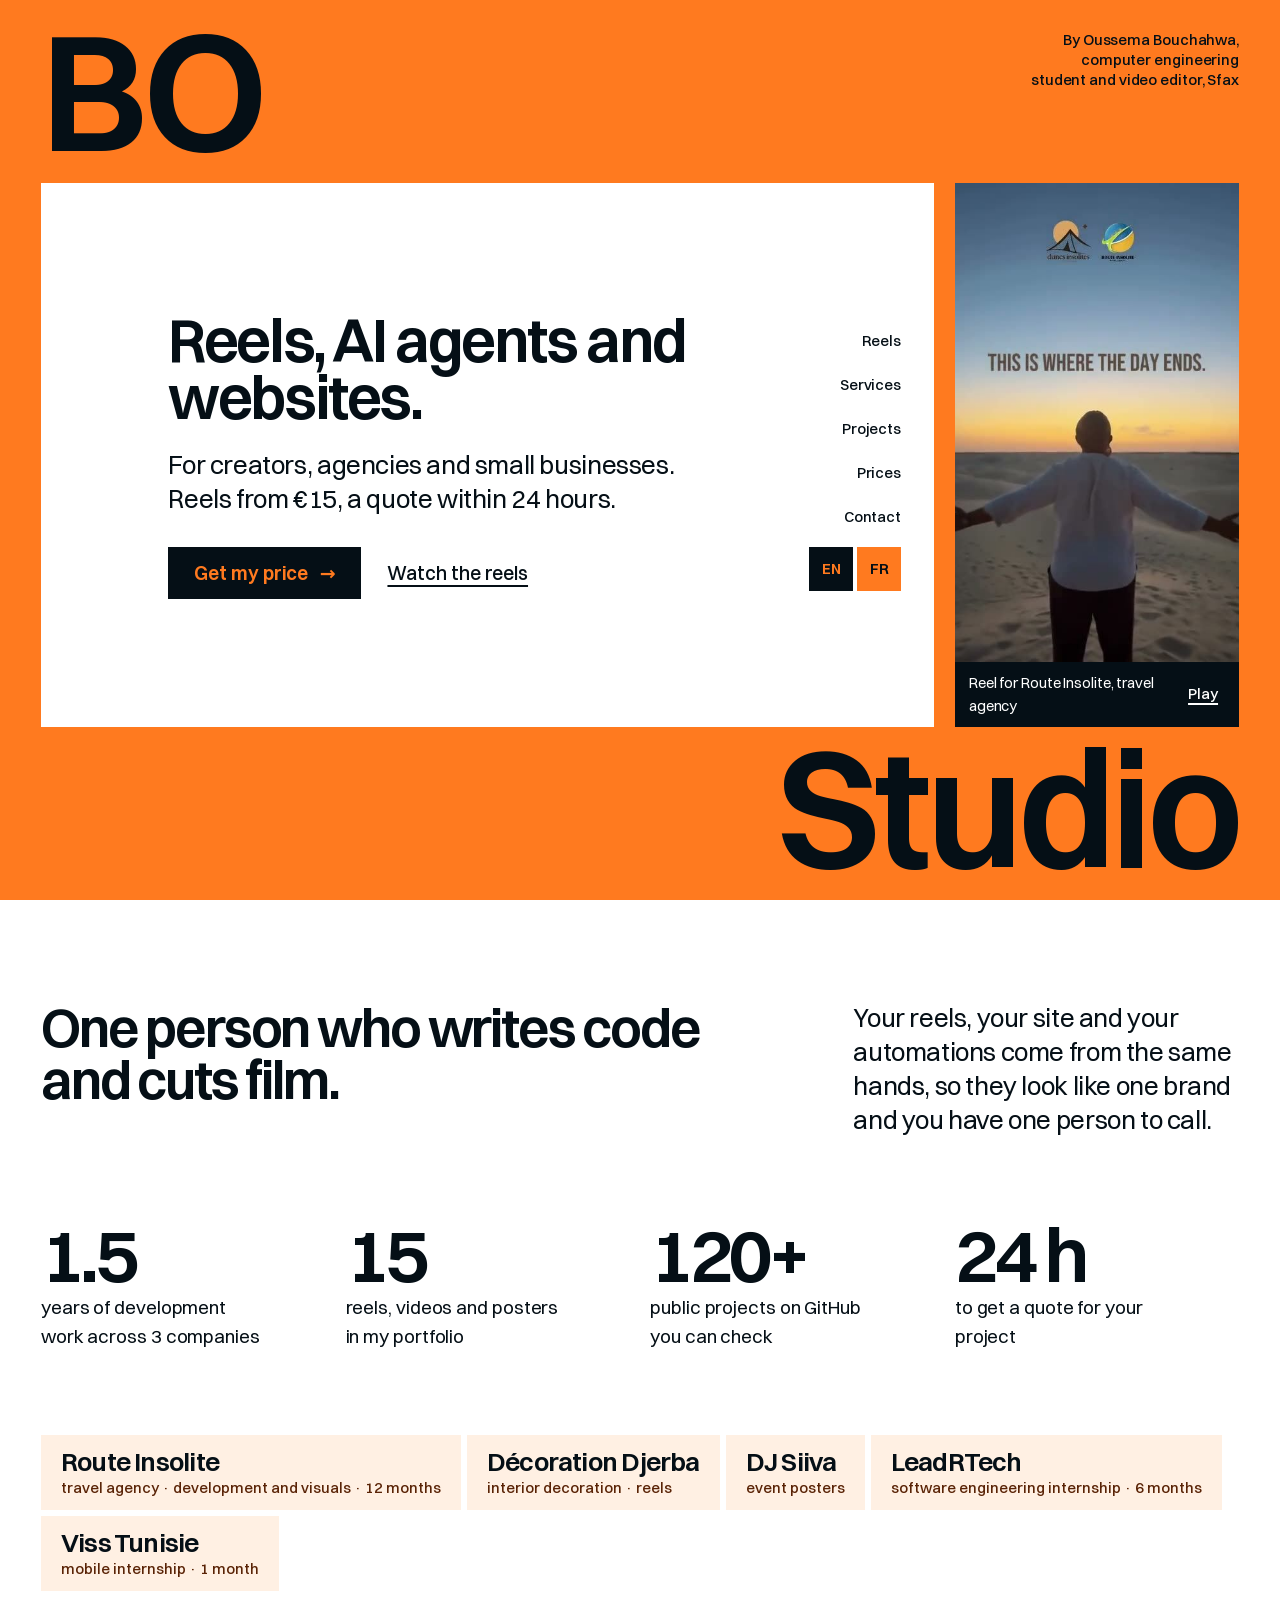
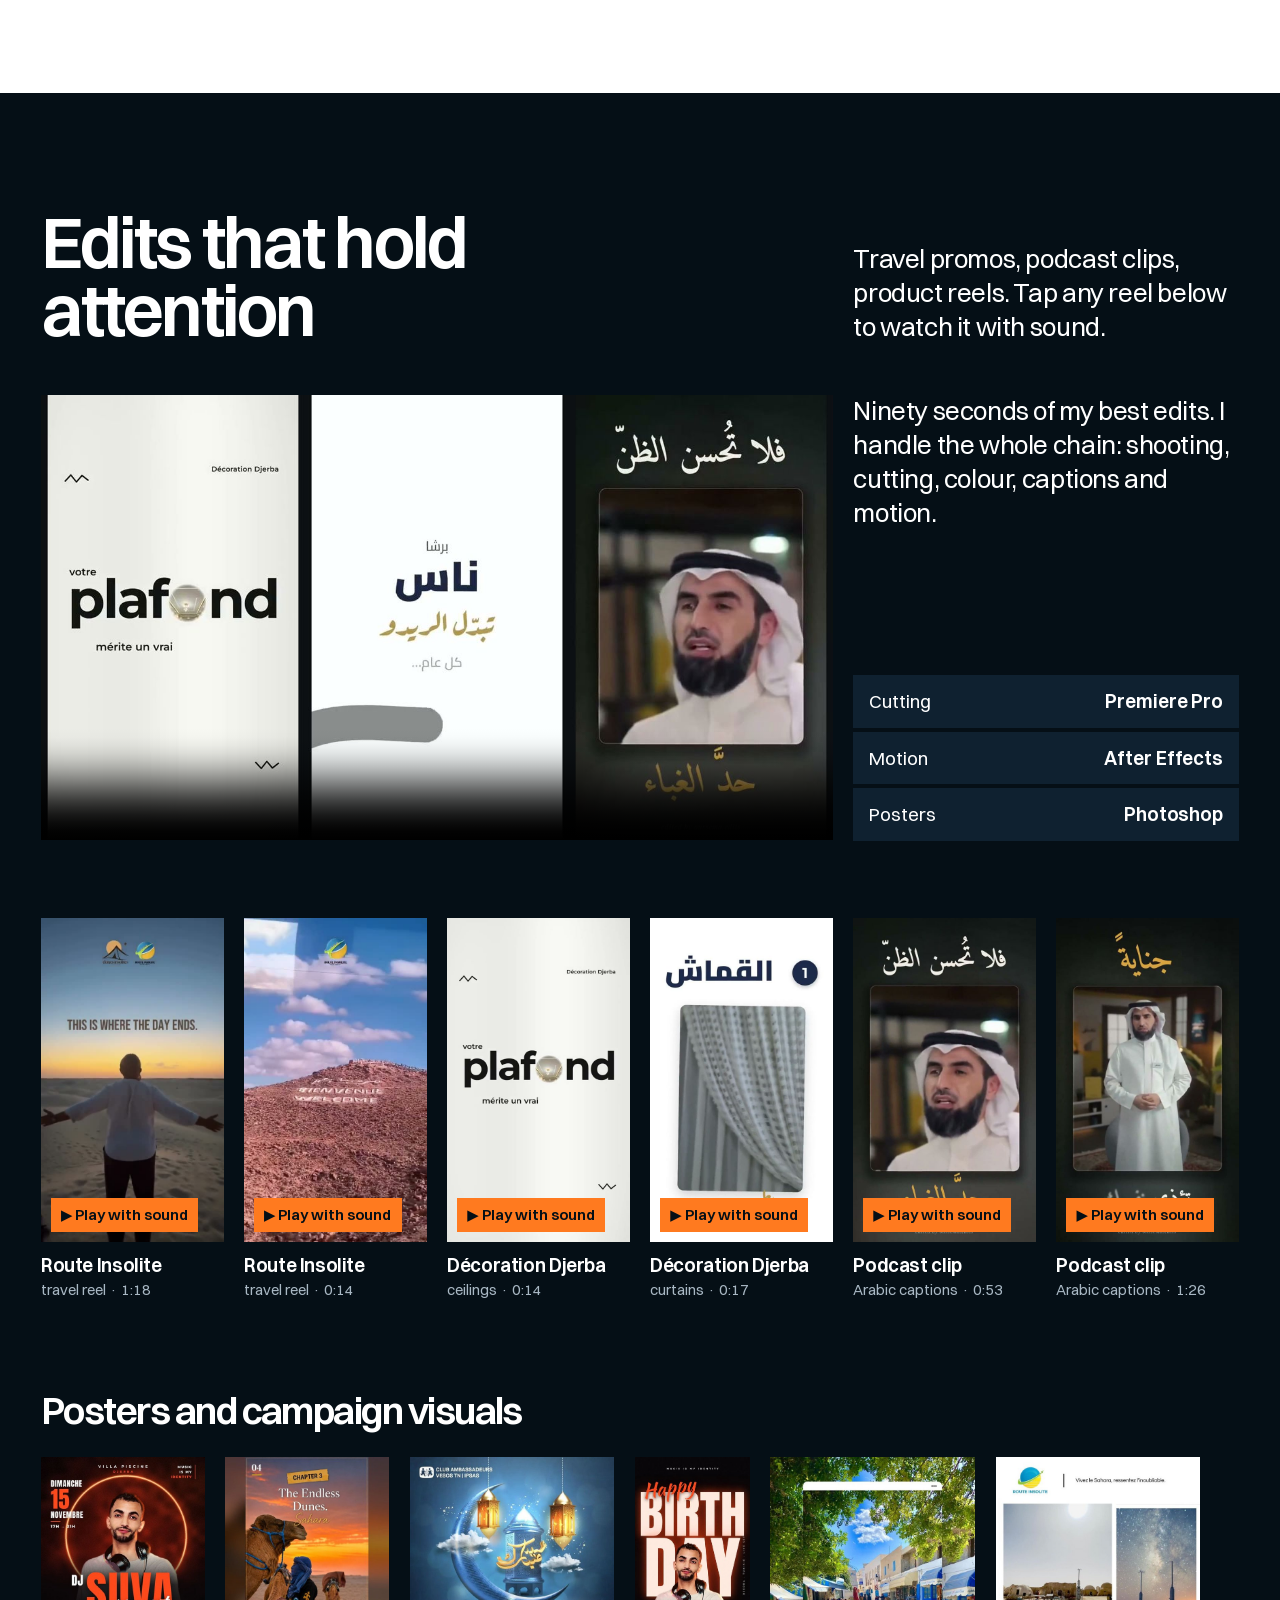
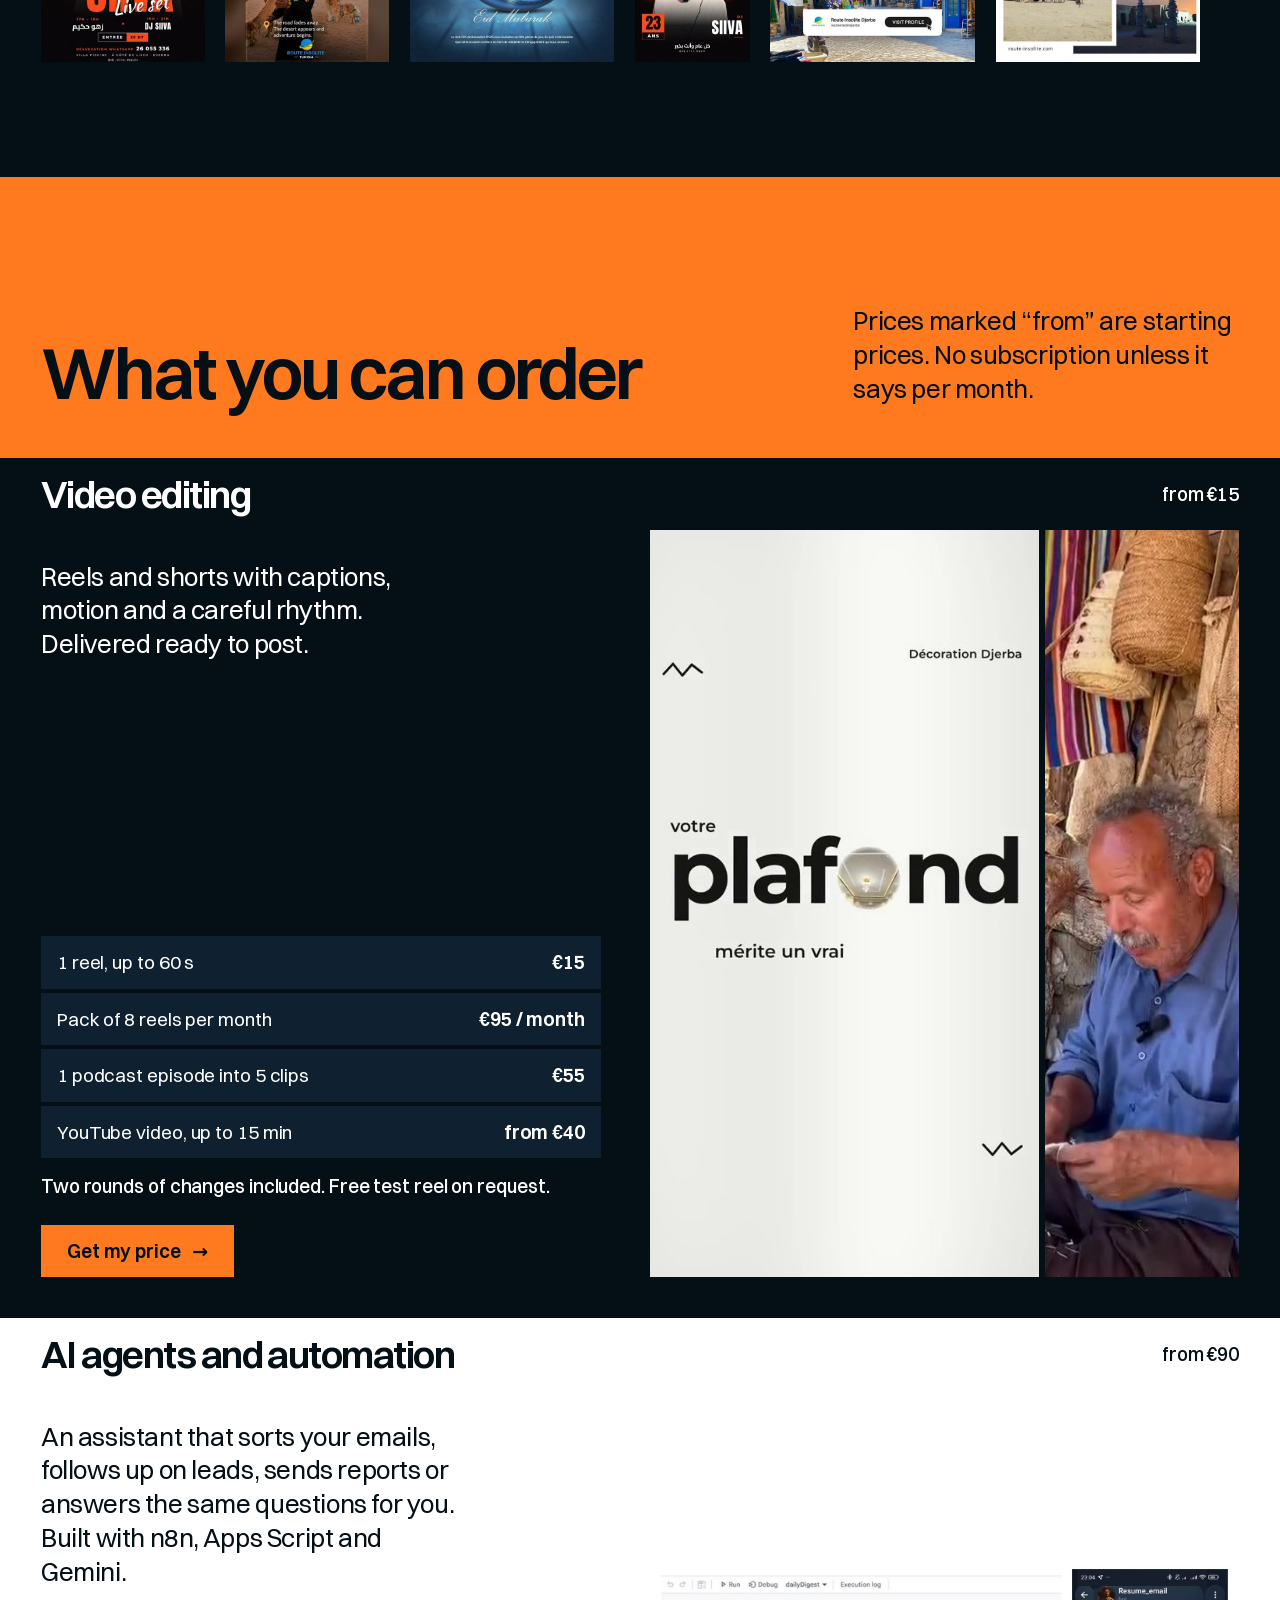
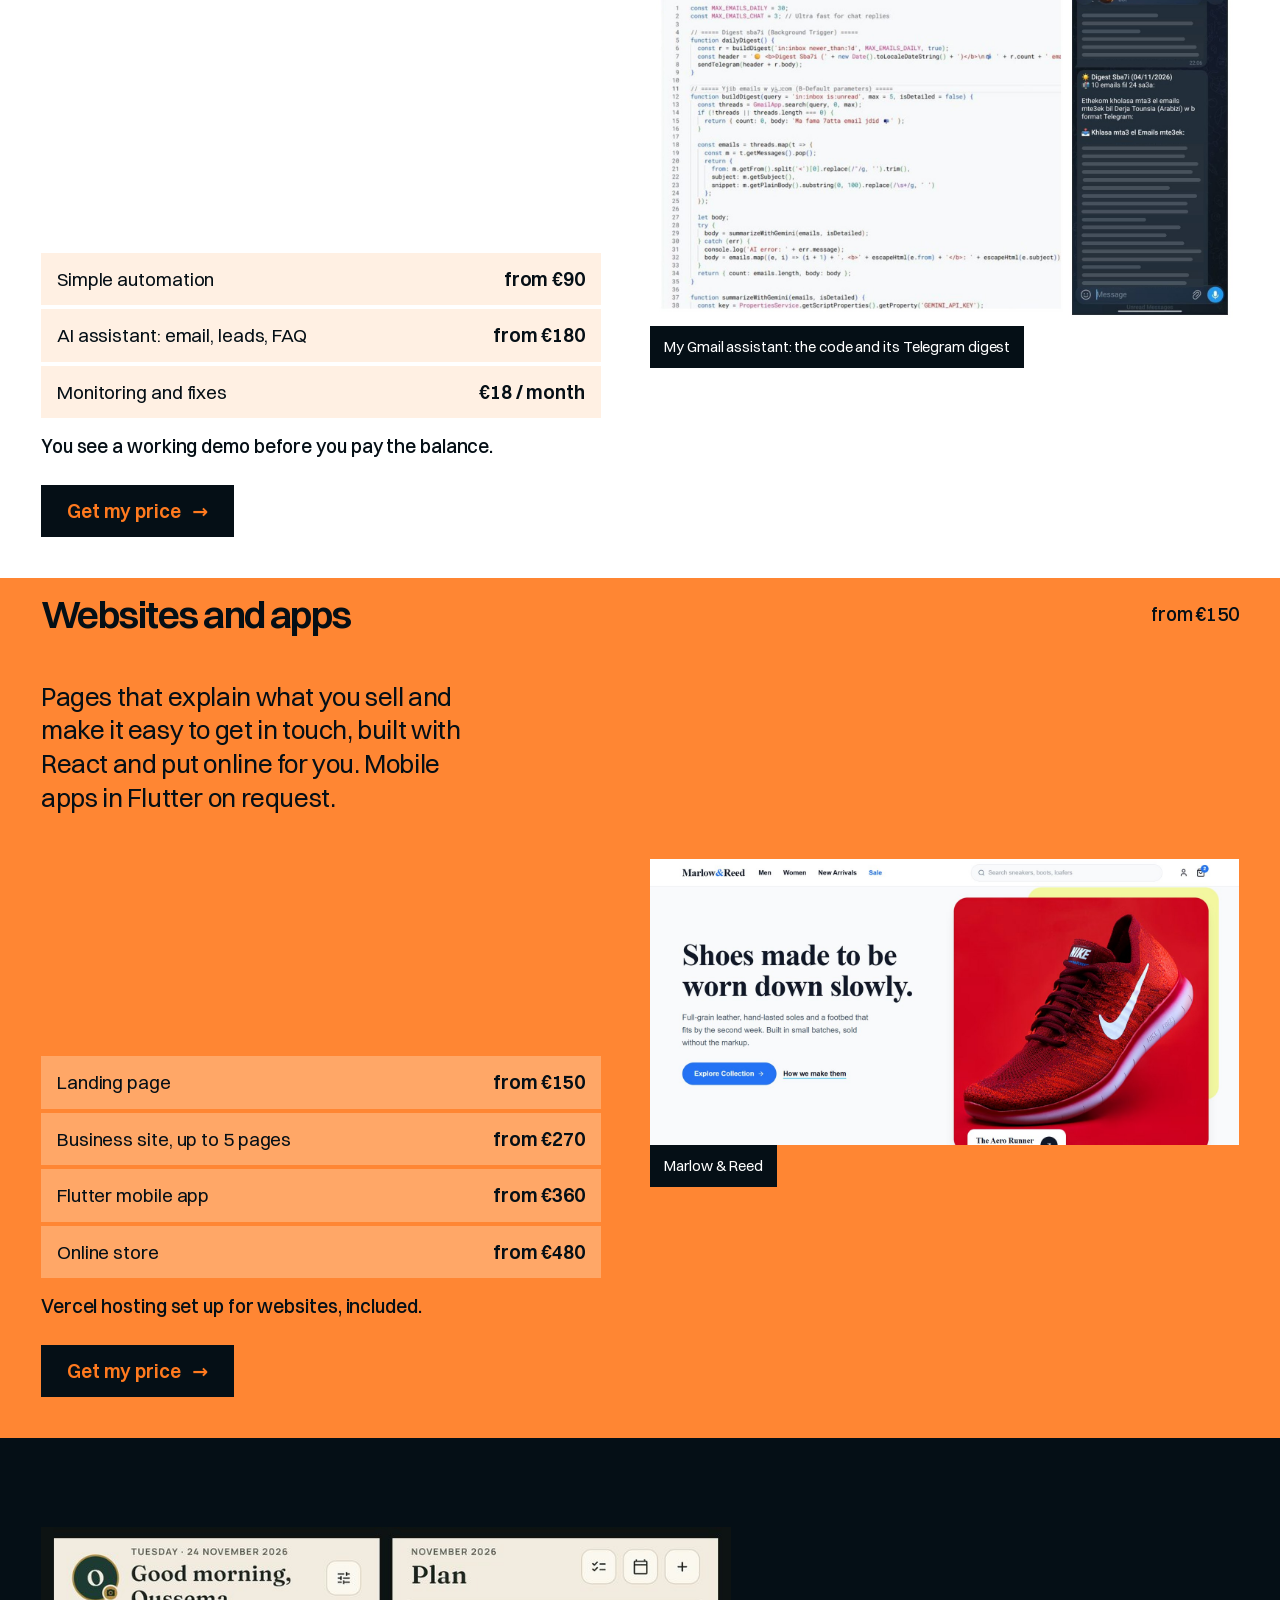
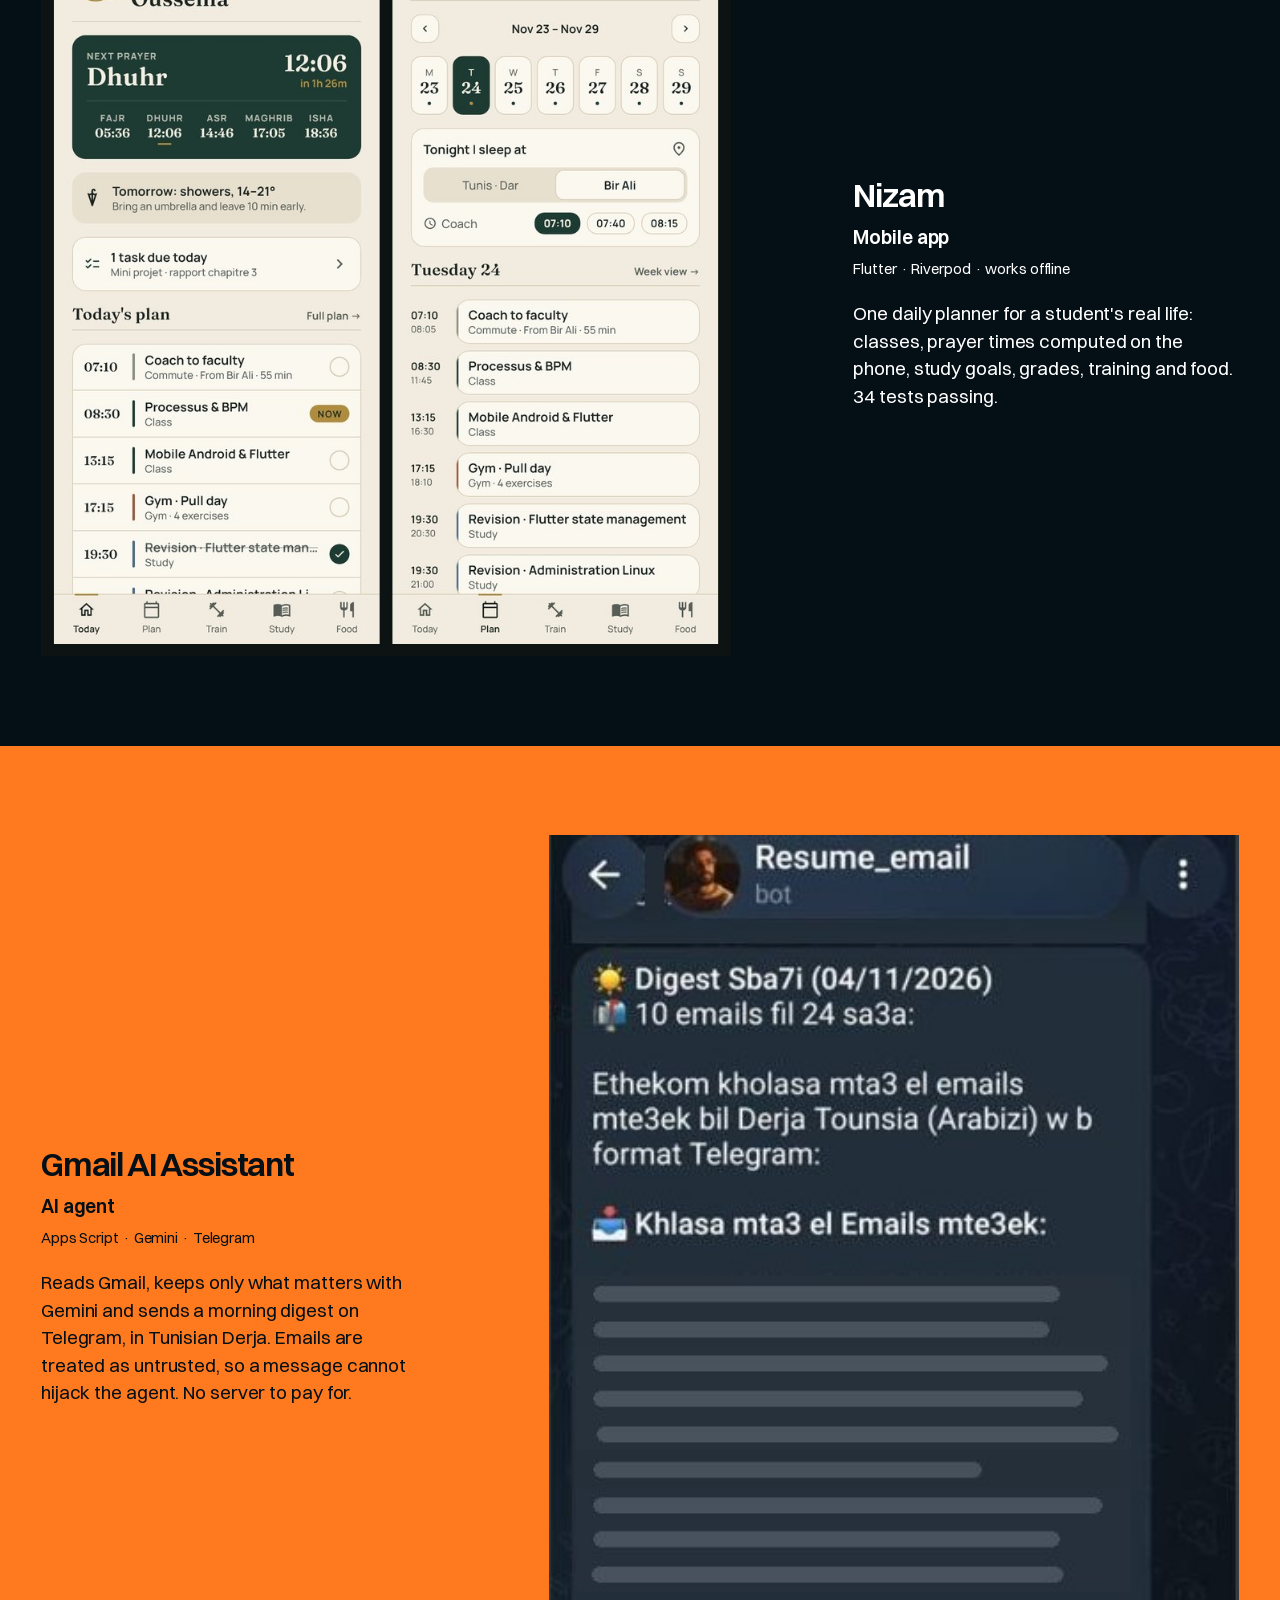
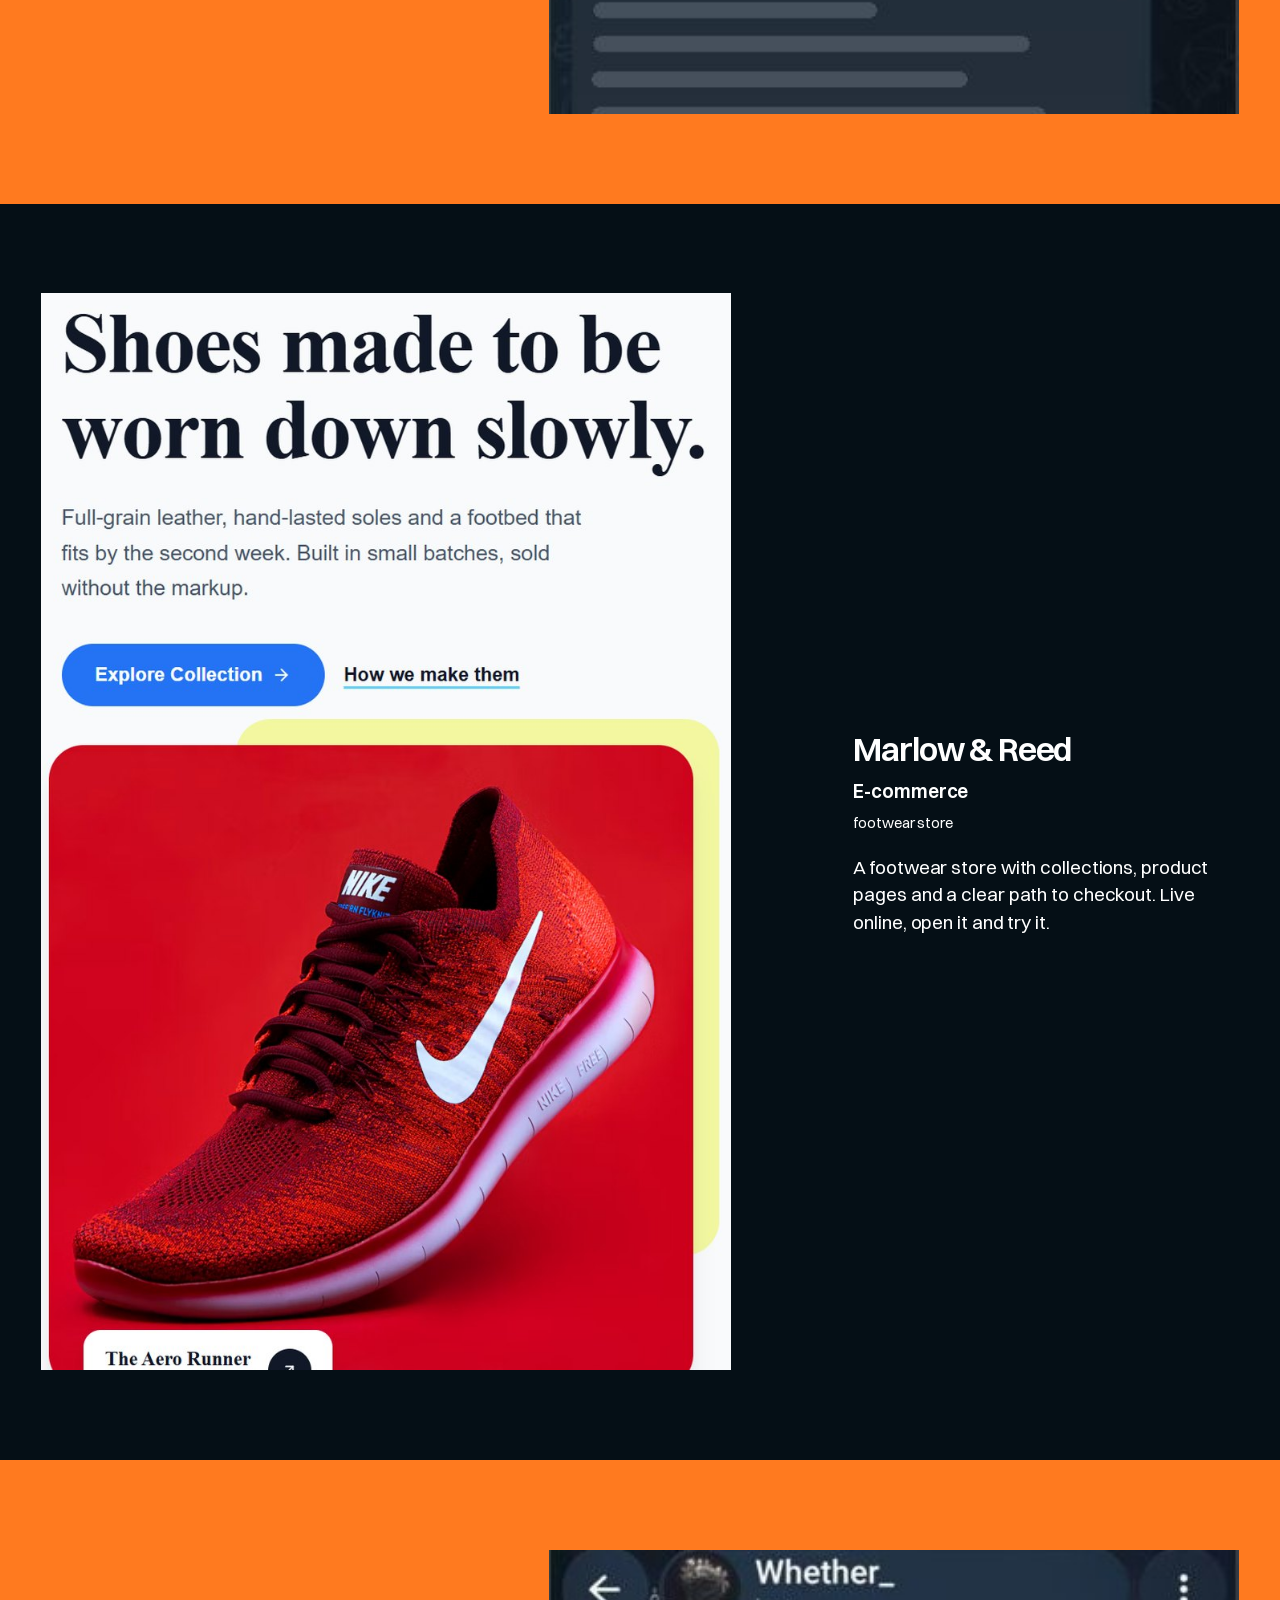
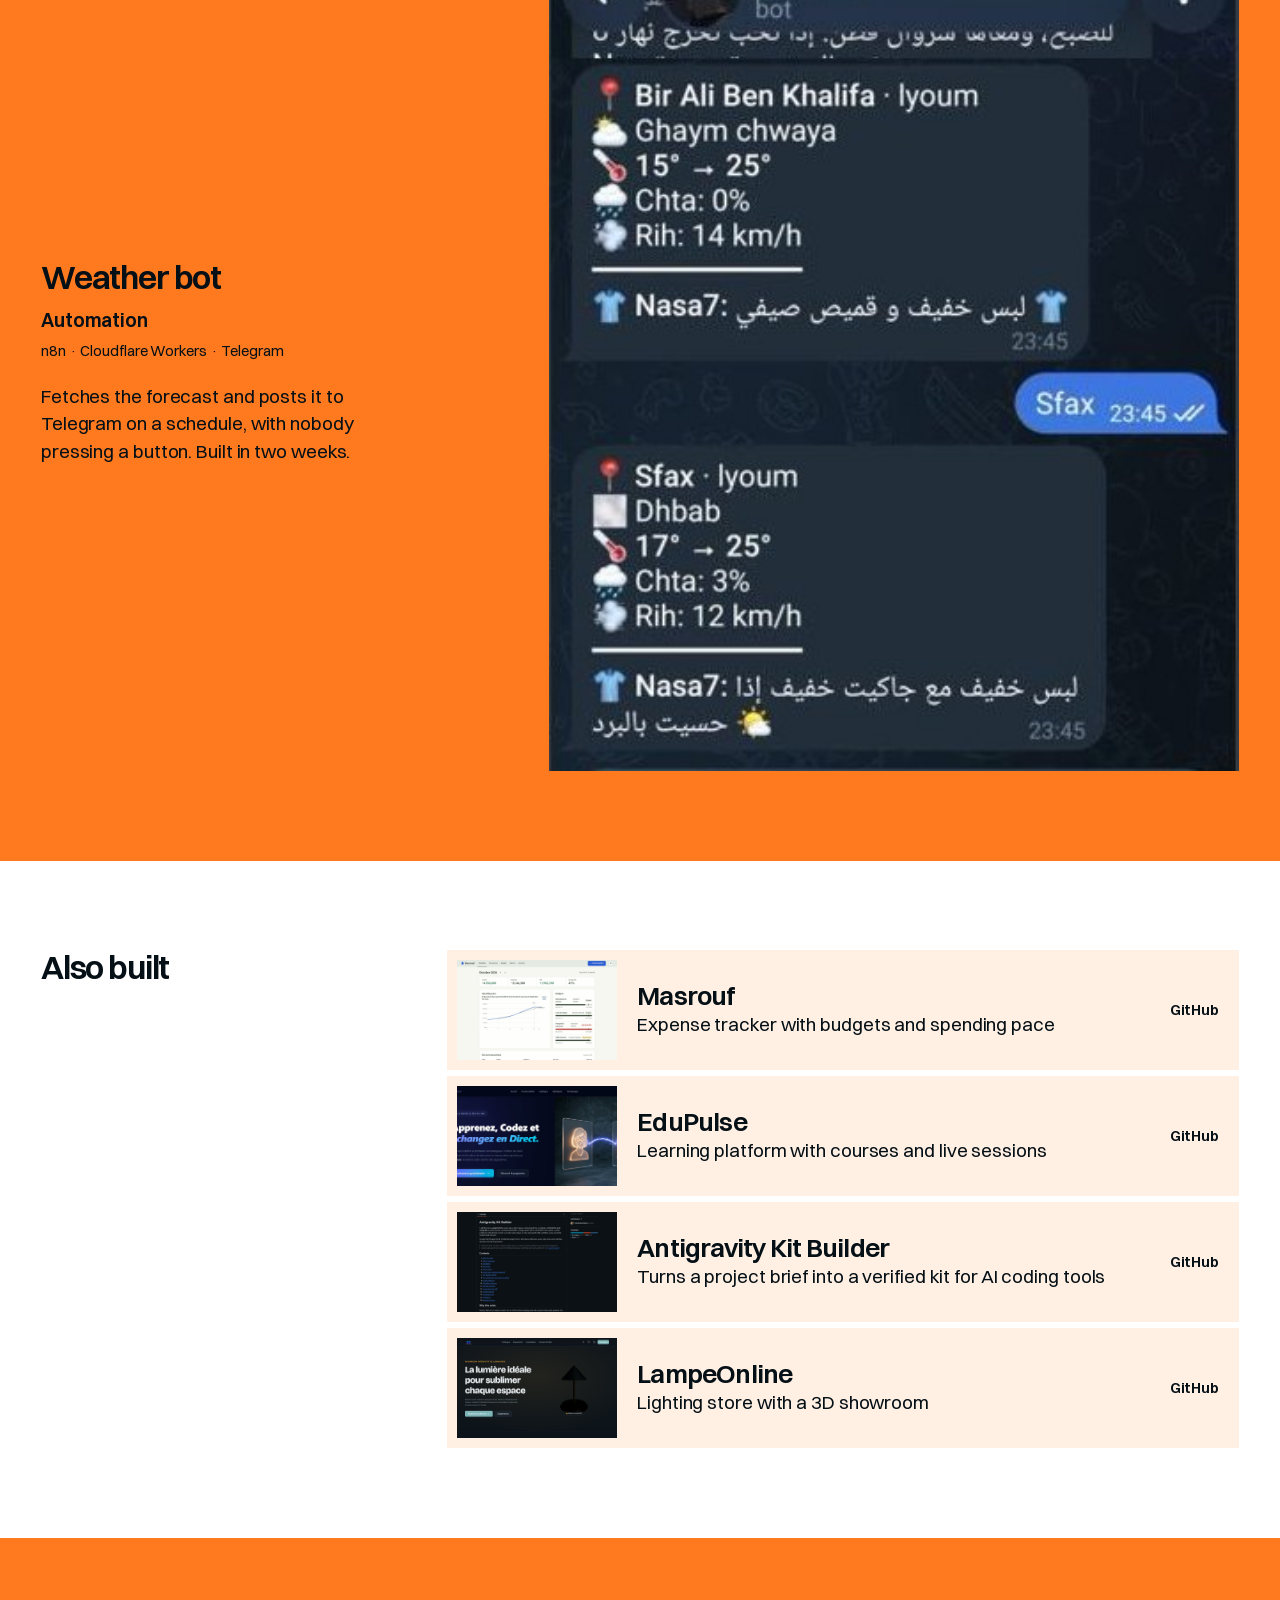
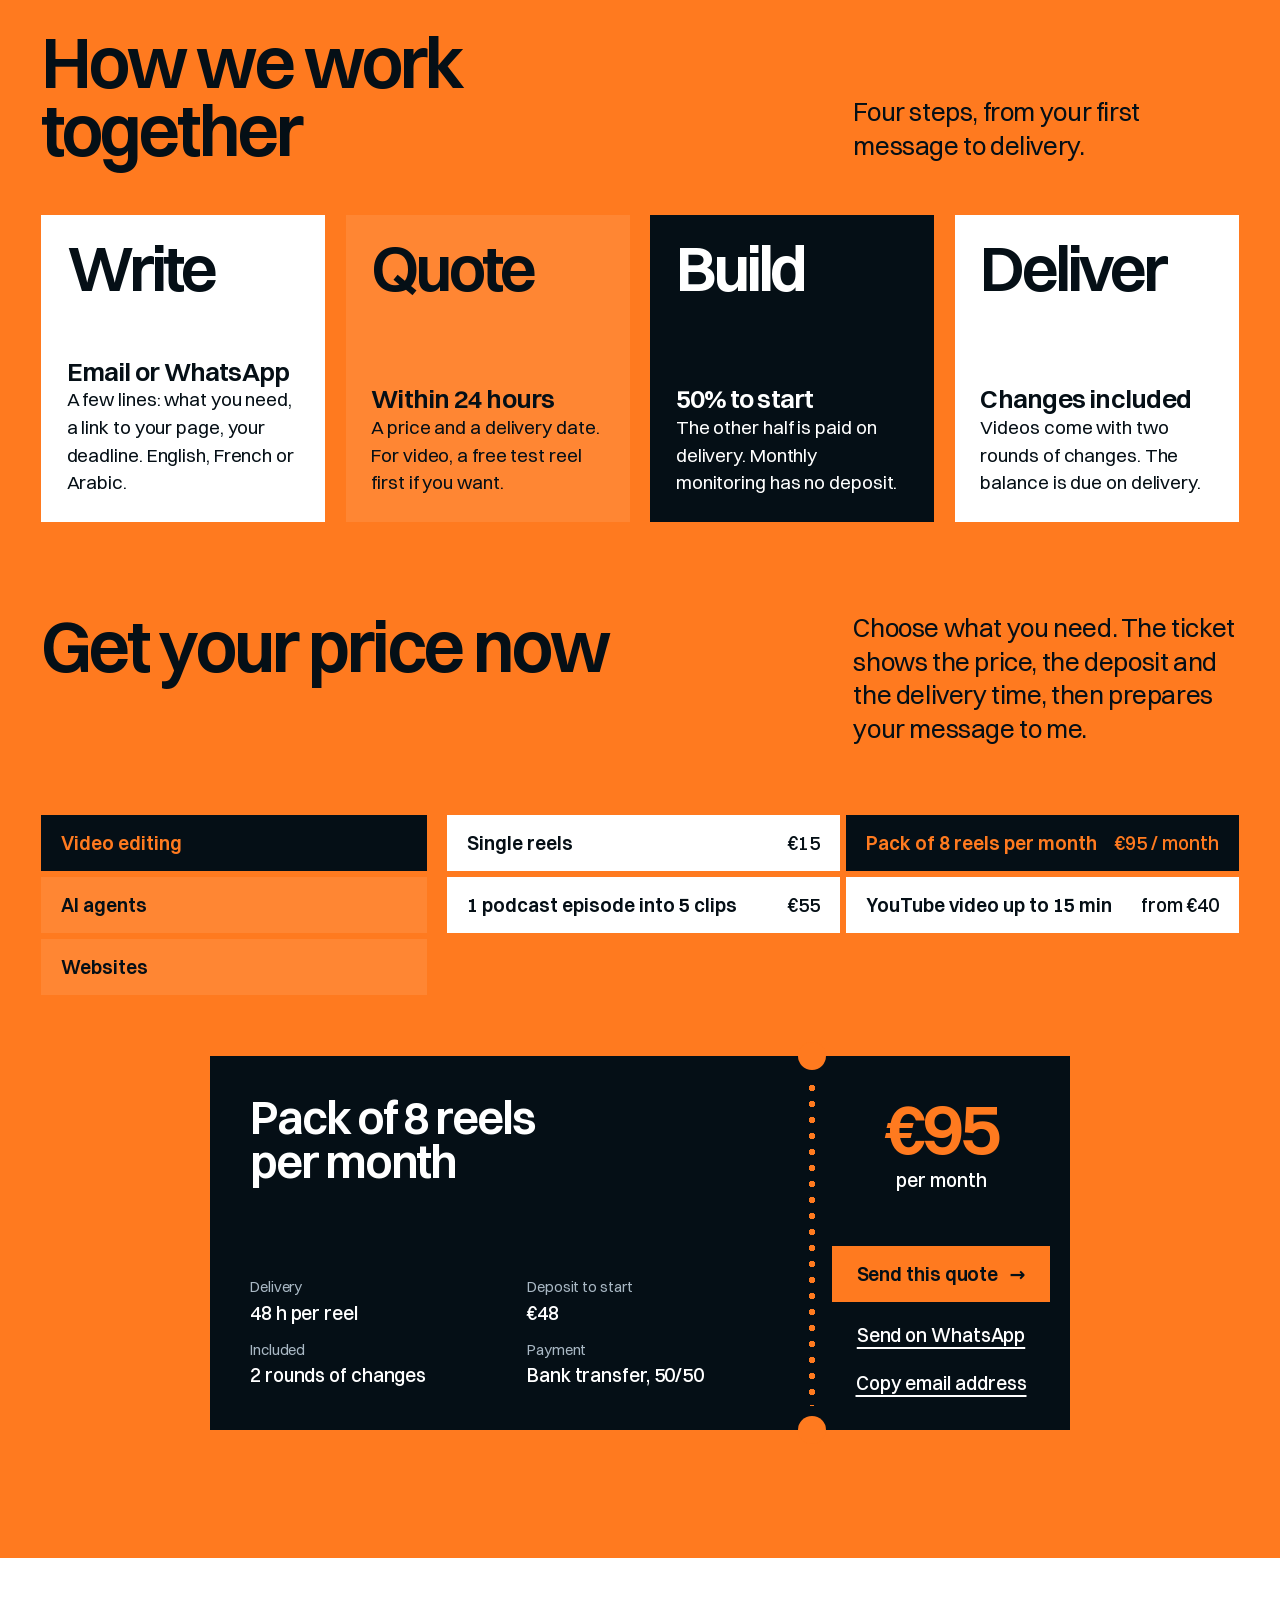
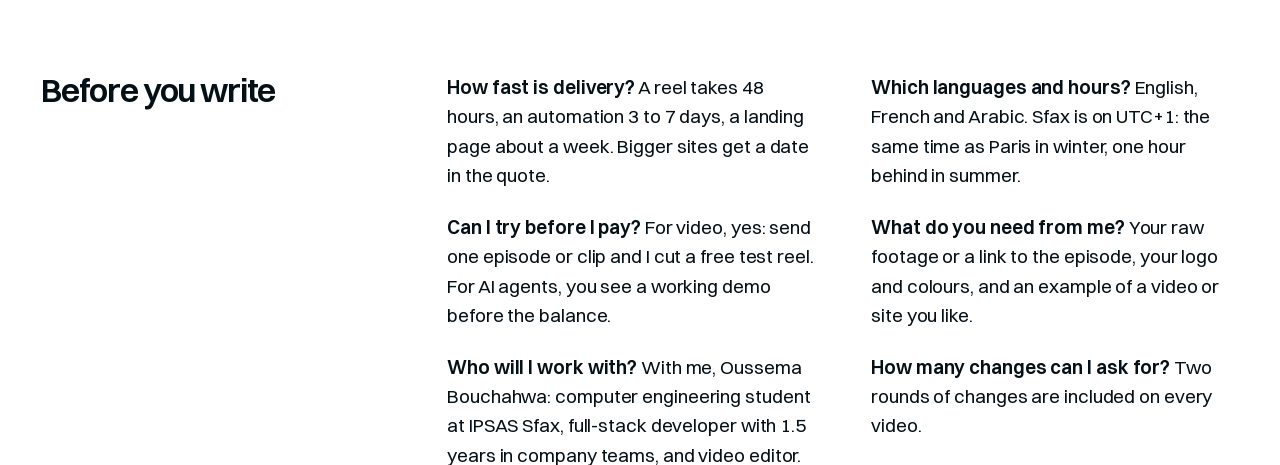
<file: index.html>
<!doctype html>
<html lang="en">
<head>
<meta charset="utf-8">
<meta name="viewport" content="width=device-width, initial-scale=1">
<title>BO Studio · Montage vidéo, agents IA et sites web</title>
<meta name="description" content="BO Studio : montage de reels, agents IA, sites web et applications pour créateurs, agences et petites entreprises. Reels dès 15 €, devis sous 24 h.">
<meta property="og:type" content="website">
<meta property="og:site_name" content="BO Studio">
<meta property="og:locale" content="fr_FR">
<meta property="og:locale:alternate" content="en_US">
<meta property="og:title" content="BO Studio · Montage vidéo, agents IA et sites web">
<meta property="og:description" content="Reels dès 15 €, automatisations dès 90 €, landing pages dès 150 €. Devis sous 24 h.">
<!-- the site's address: when the domain changes, replace it everywhere in this head and in llms.template.txt -->
<link rel="canonical" href="https://oussemabouchahwa.github.io/bo-studio/">
<link rel="alternate" hreflang="fr" href="https://oussemabouchahwa.github.io/bo-studio/fr/">
<link rel="alternate" hreflang="en" href="https://oussemabouchahwa.github.io/bo-studio/en/">
<link rel="alternate" hreflang="x-default" href="https://oussemabouchahwa.github.io/bo-studio/">
<meta property="og:url" content="https://oussemabouchahwa.github.io/bo-studio/">
<meta property="og:image" content="https://oussemabouchahwa.github.io/bo-studio/img/og-image.jpg">
<meta property="og:image:width" content="1200">
<meta property="og:image:height" content="630">
<meta property="og:image:alt" content="BO Studio : montage vidéo, agents IA et sites web. Reels dès 15 €, devis sous 24 h.">
<meta name="twitter:card" content="summary_large_image">
<link rel="icon" type="image/svg+xml" href="img/favicon.svg">
<link rel="apple-touch-icon" href="img/apple-touch-icon.png">
<script>document.documentElement.classList.add('js');(function(){var l=null;try{l=localStorage.getItem('ob-lang')}catch(e){}if(!l){l=(navigator.language||'en').toLowerCase().indexOf('fr')===0?'fr':'en'}document.documentElement.lang=l})();</script>
<!-- preload the two main fonts; not from file://, where the browser blocks it -->
<script>if(location.protocol!=='file:')[400,600].forEach(function(w){var l=document.createElement('link');l.rel='preload';l.as='font';l.type='font/woff2';l.crossOrigin='anonymous';l.href='fonts/switzer-latin-'+w+'-normal.woff2';document.head.appendChild(l)})</script>
<link rel="stylesheet" href="css/styles.css">
<script type="application/ld+json">{"@context":"https://schema.org","@type":"ProfessionalService","@id":"https://oussemabouchahwa.github.io/bo-studio/#studio","name":"BO Studio","url":"https://oussemabouchahwa.github.io/bo-studio/","description":"BO Studio : montage de reels, agents IA, sites web et applications pour créateurs, agences et petites entreprises. Reels dès 15 €, devis sous 24 h.","image":"https://oussemabouchahwa.github.io/bo-studio/img/og-image.jpg","logo":"https://oussemabouchahwa.github.io/bo-studio/img/apple-touch-icon.png","email":"oussema.bouchahwa@ipsas.tn","telephone":"+21653106229","address":{"@type":"PostalAddress","addressLocality":"Sfax","addressCountry":"TN"},"founder":{"@type":"Person","name":"Oussema Bouchahwa","description":"Élève ingénieur en génie informatique (IPSAS Sfax), développeur full-stack et monteur vidéo","knowsLanguage":["ar","en","fr"],"sameAs":["https://www.linkedin.com/in/bouchahwa-oussema-0216b3264/","https://github.com/OussEmabouchahwa","https://oussemabouchahwa.vercel.app"]},"sameAs":["https://www.instagram.com/oussema.edits/"],"hasOfferCatalog":{"@type":"OfferCatalog","name":"Services et tarifs","itemListElement":[{"@type":"OfferCatalog","name":"Montage vidéo","itemListElement":[{"@type":"Offer","itemOffered":{"@type":"Service","name":"Reels à l'unité"},"priceSpecification":{"@type":"UnitPriceSpecification","priceCurrency":"EUR","price":15}},{"@type":"Offer","itemOffered":{"@type":"Service","name":"Pack 8 reels par mois"},"priceSpecification":{"@type":"UnitPriceSpecification","priceCurrency":"EUR","price":95,"unitText":"par mois"}},{"@type":"Offer","itemOffered":{"@type":"Service","name":"1 épisode de podcast en 5 clips"},"priceSpecification":{"@type":"UnitPriceSpecification","priceCurrency":"EUR","price":55}},{"@type":"Offer","itemOffered":{"@type":"Service","name":"Vidéo YouTube jusqu'à 15 min"},"priceSpecification":{"@type":"UnitPriceSpecification","priceCurrency":"EUR","minPrice":40}}]},{"@type":"OfferCatalog","name":"Agents IA et automatisation","itemListElement":[{"@type":"Offer","itemOffered":{"@type":"Service","name":"Automatisation simple"},"priceSpecification":{"@type":"UnitPriceSpecification","priceCurrency":"EUR","minPrice":90}},{"@type":"Offer","itemOffered":{"@type":"Service","name":"Assistant IA : e-mails, prospects, FAQ"},"priceSpecification":{"@type":"UnitPriceSpecification","priceCurrency":"EUR","minPrice":180}},{"@type":"Offer","itemOffered":{"@type":"Service","name":"Suivi et corrections"},"priceSpecification":{"@type":"UnitPriceSpecification","priceCurrency":"EUR","price":18,"unitText":"par mois"}}]},{"@type":"OfferCatalog","name":"Sites et applications","itemListElement":[{"@type":"Offer","itemOffered":{"@type":"Service","name":"Landing page"},"priceSpecification":{"@type":"UnitPriceSpecification","priceCurrency":"EUR","minPrice":150}},{"@type":"Offer","itemOffered":{"@type":"Service","name":"Site vitrine, jusqu'à 5 pages"},"priceSpecification":{"@type":"UnitPriceSpecification","priceCurrency":"EUR","minPrice":270}},{"@type":"Offer","itemOffered":{"@type":"Service","name":"Application mobile Flutter"},"priceSpecification":{"@type":"UnitPriceSpecification","priceCurrency":"EUR","minPrice":360}},{"@type":"Offer","itemOffered":{"@type":"Service","name":"Boutique en ligne"},"priceSpecification":{"@type":"UnitPriceSpecification","priceCurrency":"EUR","minPrice":480}}]}]}}</script>
</head>
<body>

<header class="hero" id="top">
  <h1 class="name"><span class="a"><i>BO</i></span> <span class="b"><i>Studio</i></span></h1>
  <p class="who"><span lang="en">By Oussema Bouchahwa, computer engineering student and video editor, Sfax</span><span lang="fr">Par Oussema Bouchahwa, élève ingénieur en génie informatique et monteur vidéo, Sfax</span></p>
  <div class="stage">
    <div class="panel">
      <div class="say">
        <h2><span lang="en">Reels, AI agents and websites.</span><span lang="fr">Reels, agents IA et sites web.</span></h2>
        <p><span lang="en">For creators, agencies and small businesses. Reels from €15, a quote within 24 hours.</span><span lang="fr">Pour créateurs, agences et petites entreprises. Reels dès&nbsp;15&nbsp;€, devis sous 24&nbsp;h.</span></p>
        <div class="acts">
          <a class="btn" href="#quote"><span lang="en">Get my price</span><span lang="fr">Voir mon prix</span> <span class="arr" aria-hidden="true">→</span></a>
          <a class="tl-link" href="#edits"><span lang="en">Watch the reels</span><span lang="fr">Voir les reels</span></a>
        </div>
      </div>
      <nav aria-label="Sections">
        <a href="#edits"><span lang="en">Reels</span><span lang="fr">Reels</span></a>
        <a href="#services">Services</a>
        <a href="#work"><span lang="en">Projects</span><span lang="fr">Projets</span></a>
        <a href="#quote"><span lang="en">Prices</span><span lang="fr">Tarifs</span></a>
        <a href="#contact">Contact</a>
        <div class="langs" role="group" aria-label="Language" data-fr-label="Langue"><button type="button" data-set="en" aria-pressed="false">EN</button><button type="button" data-set="fr" aria-pressed="false">FR</button></div>
      </nav>
    </div>
    <figure>
      <video src="img/v/hero-loop.mp4" poster="img/v/reel-05.jpg" muted loop playsinline preload="none" width="540" height="960" aria-label="Route Insolite reel: a man in the Sahara at sunset" data-fr-label="Reel Route Insolite : un homme dans le Sahara au coucher du soleil"></video>
      <figcaption><p><span lang="en">Reel for Route Insolite, travel agency</span><span lang="fr">Reel pour Route Insolite, agence de voyages</span></p><button class="tl-link hv-toggle" type="button" hidden>Pause</button></figcaption>
    </figure>
  </div>
</header>

<main>
<section class="proof" aria-labelledby="proof-h">
  <h2 id="proof-h" data-reveal><span lang="en">One person who writes code and cuts film.</span><span lang="fr">Une seule personne pour le code et le montage.</span></h2>
  <p class="lede" data-reveal style="--d:.1s"><span lang="en">Your reels, your site and your automations come from the same hands, so they look like one brand and you have one person to call.</span><span lang="fr">Vos reels, votre site et vos automatisations sortent des mêmes mains&nbsp;: ils ressemblent à une seule marque, et vous n'avez qu'un seul interlocuteur.</span></p>
  <div class="stats">
    <div data-reveal><b><span lang="en">1.5</span><span lang="fr">1,5</span></b><span><span lang="en">years of development work across 3 companies</span><span lang="fr">an de développement, dans 3 entreprises</span></span></div>
    <div data-reveal style="--d:.08s"><b>15</b><span><span lang="en">reels, videos and posters in my portfolio</span><span lang="fr">reels, vidéos et affiches dans mon portfolio</span></span></div>
    <div data-reveal style="--d:.16s"><b>120+</b><span><span lang="en">public projects on GitHub you can check</span><span lang="fr">projets publics sur GitHub, vérifiables</span></span></div>
    <div data-reveal style="--d:.24s"><b>24 h</b><span><span lang="en">to get a quote for your project</span><span lang="fr">pour recevoir votre devis</span></span></div>
  </div>
  <ul class="clients" aria-label="Clients and companies" data-fr-label="Clients et entreprises">
    <li data-reveal>Route Insolite<small><span lang="en">travel agency · development and visuals · 12 months</span><span lang="fr">agence de voyages · développement et visuels · 12&nbsp;mois</span></small></li>
    <li data-reveal style="--d:.05s">Décoration Djerba<small><span lang="en">interior decoration · reels</span><span lang="fr">décoration d'intérieur · reels</span></small></li>
    <li data-reveal style="--d:.1s">DJ Siiva<small><span lang="en">event posters</span><span lang="fr">affiches d'événements</span></small></li>
    <li data-reveal style="--d:.15s">LeadRTech<small><span lang="en">software engineering internship · 6 months</span><span lang="fr">stage en génie logiciel · 6&nbsp;mois</span></small></li>
    <li data-reveal style="--d:.2s">Viss Tunisie<small><span lang="en">mobile internship · 1 month</span><span lang="fr">stage mobile · 1&nbsp;mois</span></small></li>
  </ul>
</section>

<section class="edits night" id="edits" aria-labelledby="ed-h">
  <div class="head">
    <h2 id="ed-h" data-reveal><span lang="en">Edits that hold attention</span><span lang="fr">Des vidéos qui captent l'attention</span></h2>
    <p data-reveal style="--d:.1s"><span lang="en">Travel promos, podcast clips, product reels. Tap any reel below to watch it with sound.</span><span lang="fr">Promos voyage, extraits de podcast, reels produit. Appuyez sur un reel pour le regarder avec le son.</span></p>
  </div>
  <div class="reel-main">
    <figure class="big"><video src="img/v/showreel.mp4" poster="img/v/showreel.jpg" controls playsinline preload="none" width="960" height="540" aria-label="Showreel, 90 seconds" data-fr-label="Bande démo, 90 secondes"></video></figure>
    <aside>
      <p data-reveal><span lang="en">Ninety seconds of my best edits. I handle the whole chain: shooting, cutting, colour, captions and motion.</span><span lang="fr">Quatre-vingt-dix secondes de mes meilleurs montages. Je gère toute la chaîne&nbsp;: tournage, montage, couleur, sous-titres et motion.</span></p>
      <ul class="tools">
        <li><span><span lang="en">Cutting</span><span lang="fr">Montage</span></span><b>Premiere Pro</b></li>
        <li><span>Motion</span><b>After Effects</b></li>
        <li><span><span lang="en">Posters</span><span lang="fr">Affiches</span></span><b>Photoshop</b></li>
      </ul>
    </aside>
  </div>
  <ul class="reels">
    <li><button class="reel" type="button" data-src="img/v/reel-05.mp4"><span class="fr"><img src="img/v/reel-05.jpg" alt="Route Insolite reel, the Sahara at sunset" data-fr-alt="Reel Route Insolite, le Sahara au coucher du soleil" width="478" height="850" loading="lazy"></span><span class="cap">Route Insolite<small><span lang="en">travel reel · 1:18</span><span lang="fr">reel voyage · 1:18</span></small></span></button></li>
    <li><button class="reel" type="button" data-src="img/v/reel-06.mp4"><span class="fr"><img src="img/v/reel-06.jpg" alt="Route Insolite reel, a hill with a welcome sign" data-fr-alt="Reel Route Insolite, une colline avec un message de bienvenue" width="478" height="850" loading="lazy"></span><span class="cap">Route Insolite<small><span lang="en">travel reel · 0:14</span><span lang="fr">reel voyage · 0:14</span></small></span></button></li>
    <li><button class="reel" type="button" data-src="img/v/reel-03.mp4"><span class="fr"><img src="img/v/reel-03.jpg" alt="Décoration Djerba reel about ceilings" data-fr-alt="Reel Décoration Djerba sur les plafonds" width="540" height="960" loading="lazy"></span><span class="cap">Décoration Djerba<small><span lang="en">ceilings · 0:14</span><span lang="fr">plafonds · 0:14</span></small></span></button></li>
    <li><button class="reel" type="button" data-src="img/v/reel-04.mp4"><span class="fr"><img src="img/v/reel-04.jpg" alt="Décoration Djerba reel about curtains" data-fr-alt="Reel Décoration Djerba sur les rideaux" width="540" height="960" loading="lazy"></span><span class="cap">Décoration Djerba<small><span lang="en">curtains · 0:17</span><span lang="fr">rideaux · 0:17</span></small></span></button></li>
    <li><button class="reel" type="button" data-src="img/v/reel-01.mp4"><span class="fr"><img src="img/v/reel-01.jpg" alt="Podcast reel with Arabic captions" data-fr-alt="Reel podcast sous-titré en arabe" width="540" height="960" loading="lazy"></span><span class="cap"><span lang="en">Podcast clip</span><span lang="fr">Extrait podcast</span><small><span lang="en">Arabic captions · 0:53</span><span lang="fr">sous-titres arabes · 0:53</span></small></span></button></li>
    <li><button class="reel" type="button" data-src="img/v/reel-02.mp4"><span class="fr"><img src="img/v/reel-02.jpg" alt="Second podcast reel with Arabic captions" data-fr-alt="Deuxième reel podcast sous-titré en arabe" width="540" height="960" loading="lazy"></span><span class="cap"><span lang="en">Podcast clip</span><span lang="fr">Extrait podcast</span><small><span lang="en">Arabic captions · 1:26</span><span lang="fr">sous-titres arabes · 1:26</span></small></span></button></li>
  </ul>
  <div class="posters">
    <h3 data-reveal><span lang="en">Posters and campaign visuals</span><span lang="fr">Affiches et visuels de campagne</span></h3>
    <img src="img/poster-01.jpg" alt="DJ Siiva live set poster" data-fr-alt="Affiche d’un live set de DJ Siiva" width="480" height="600" loading="lazy">
    <img src="img/poster-08.jpg" alt="Route Insolite poster, The Endless Dunes" data-fr-alt="Affiche Route Insolite, The Endless Dunes" width="480" height="600" loading="lazy">
    <img src="img/poster-03.jpg" alt="Eid Mubarak poster for a student club" data-fr-alt="Affiche Aïd Moubarak pour un club étudiant" width="600" height="600" loading="lazy">
    <img src="img/poster-02.jpg" alt="Birthday poster for DJ Siiva" data-fr-alt="Affiche d’anniversaire pour DJ Siiva" width="337" height="600" loading="lazy">
    <img src="img/poster-06.jpg" alt="Route Insolite Djerba visual" data-fr-alt="Visuel Route Insolite à Djerba" width="600" height="600" loading="lazy">
    <img src="img/poster-05.jpg" alt="Route Insolite Sahara visual" data-fr-alt="Visuel Route Insolite dans le Sahara" width="600" height="600" loading="lazy">
  </div>
</section>

<section class="services" id="services" aria-labelledby="svc-h">
  <div class="head">
    <h2 id="svc-h" data-reveal><span lang="en">What you can order</span><span lang="fr">Services et tarifs</span></h2>
    <p data-reveal style="--d:.1s"><span lang="en">Prices marked “from” are starting prices. No subscription unless it says per month.</span><span lang="fr">Les prix «&nbsp;dès&nbsp;» sont des prix de départ. Pas d'abonnement, sauf quand c'est écrit «&nbsp;par mois&nbsp;».</span></p>
  </div>

  <article class="sheet s1">
    <div class="band"><h3><span lang="en">Video editing</span><span lang="fr">Montage vidéo</span></h3><span><span lang="en">from €15</span><span lang="fr">dès&nbsp;15&nbsp;€</span></span></div>
    <div class="txt">
      <p data-reveal><span lang="en">Reels and shorts with captions, motion and a careful rhythm. Delivered ready to post.</span><span lang="fr">Reels et shorts avec sous-titres, motion et un rythme soigné. Livrés prêts à publier.</span></p>
      <div data-reveal style="--d:.1s">
        <ul class="prices">
          <li><span><span lang="en">1 reel, up to 60 s</span><span lang="fr">1 reel, jusqu'à 60&nbsp;s</span></span><b><span lang="en">€15</span><span lang="fr">15&nbsp;€</span></b></li>
          <li><span><span lang="en">Pack of 8 reels per month</span><span lang="fr">Pack 8 reels par mois</span></span><b><span lang="en">€95 / month</span><span lang="fr">95&nbsp;€&nbsp;/&nbsp;mois</span></b></li>
          <li><span><span lang="en">1 podcast episode into 5 clips</span><span lang="fr">1 épisode de podcast en 5 clips</span></span><b><span lang="en">€55</span><span lang="fr">55&nbsp;€</span></b></li>
          <li><span><span lang="en">YouTube video, up to 15 min</span><span lang="fr">Vidéo YouTube, jusqu'à 15&nbsp;min</span></span><b><span lang="en">from €40</span><span lang="fr">dès&nbsp;40&nbsp;€</span></b></li>
        </ul>
        <p class="note"><span lang="en">Two rounds of changes included. Free test reel on request.</span><span lang="fr">Deux allers-retours de retouches inclus. Reel d'essai gratuit sur demande.</span></p>
        <a class="btn inv" href="#quote" data-quote="video"><span lang="en">Get my price</span><span lang="fr">Voir mon prix</span> <span class="arr" aria-hidden="true">→</span></a>
      </div>
    </div>
    <figure class="pic"><img src="img/v/reel-03.jpg" alt="Décoration Djerba reel frame" data-fr-alt="Image d’un reel Décoration Djerba" width="540" height="960" loading="lazy"><img src="img/promo.jpg" alt="Route Insolite promo: a craftsman weaving" data-fr-alt="Promo Route Insolite : un artisan qui tresse" width="478" height="850" loading="lazy"><img src="img/v/reel-01.jpg" alt="Podcast reel frame" data-fr-alt="Image d’un reel podcast" width="540" height="960" loading="lazy"></figure>
  </article>

  <article class="sheet s2">
    <div class="band"><h3><span lang="en">AI agents and automation</span><span lang="fr">Agents IA et automatisation</span></h3><span><span lang="en">from €90</span><span lang="fr">dès&nbsp;90&nbsp;€</span></span></div>
    <div class="txt">
      <p data-reveal><span lang="en">An assistant that sorts your emails, follows up on leads, sends reports or answers the same questions for you. Built with n8n, Apps Script and Gemini.</span><span lang="fr">Un assistant qui trie vos e-mails, relance vos prospects, envoie vos rapports ou répond aux mêmes questions à votre place. Construit avec n8n, Apps Script et Gemini.</span></p>
      <div data-reveal style="--d:.1s">
        <ul class="prices">
          <li><span><span lang="en">Simple automation</span><span lang="fr">Automatisation simple</span></span><b><span lang="en">from €90</span><span lang="fr">dès&nbsp;90&nbsp;€</span></b></li>
          <li><span><span lang="en">AI assistant: email, leads, FAQ</span><span lang="fr">Assistant IA&nbsp;: e-mails, prospects, FAQ</span></span><b><span lang="en">from €180</span><span lang="fr">dès&nbsp;180&nbsp;€</span></b></li>
          <li><span><span lang="en">Monitoring and fixes</span><span lang="fr">Suivi et corrections</span></span><b><span lang="en">€18 / month</span><span lang="fr">18&nbsp;€&nbsp;/&nbsp;mois</span></b></li>
        </ul>
        <p class="note"><span lang="en">You see a working demo before you pay the balance.</span><span lang="fr">Vous voyez une démo fonctionnelle avant de payer le solde.</span></p>
        <a class="btn" href="#quote" data-quote="ai"><span lang="en">Get my price</span><span lang="fr">Voir mon prix</span> <span class="arr" aria-hidden="true">→</span></a>
      </div>
    </div>
    <figure class="pic whole"><img src="img/gmail-ai-assistant.jpg" alt="Gmail AI Assistant: Apps Script code and its Telegram digest" data-fr-alt="Gmail AI Assistant&nbsp;: code Apps Script et résumé sur Telegram" width="1600" height="1000" loading="lazy"><figcaption><span lang="en">My Gmail assistant: the code and its Telegram digest</span><span lang="fr">Mon assistant Gmail&nbsp;: le code et son résumé Telegram</span></figcaption></figure>
  </article>

  <article class="sheet s3">
    <div class="band"><h3><span lang="en">Websites and apps</span><span lang="fr">Sites et applications</span></h3><span><span lang="en">from €150</span><span lang="fr">dès&nbsp;150&nbsp;€</span></span></div>
    <div class="txt">
      <p data-reveal><span lang="en">Pages that explain what you sell and make it easy to get in touch, built with React and put online for you. Mobile apps in Flutter on request.</span><span lang="fr">Des pages qui expliquent ce que vous vendez et facilitent la prise de contact, développées avec React et mises en ligne pour vous. Applications mobiles Flutter sur demande.</span></p>
      <div data-reveal style="--d:.1s">
        <ul class="prices">
          <li><span>Landing page</span><b><span lang="en">from €150</span><span lang="fr">dès&nbsp;150&nbsp;€</span></b></li>
          <li><span><span lang="en">Business site, up to 5 pages</span><span lang="fr">Site vitrine, jusqu'à 5 pages</span></span><b><span lang="en">from €270</span><span lang="fr">dès&nbsp;270&nbsp;€</span></b></li>
          <li><span><span lang="en">Flutter mobile app</span><span lang="fr">Application mobile Flutter</span></span><b><span lang="en">from €360</span><span lang="fr">dès&nbsp;360&nbsp;€</span></b></li>
          <li><span><span lang="en">Online store</span><span lang="fr">Boutique en ligne</span></span><b><span lang="en">from €480</span><span lang="fr">dès&nbsp;480&nbsp;€</span></b></li>
        </ul>
        <p class="note"><span lang="en">Vercel hosting set up for websites, included.</span><span lang="fr">Mise en ligne des sites sur Vercel incluse.</span></p>
        <a class="btn" href="#quote" data-quote="web"><span lang="en">Get my price</span><span lang="fr">Voir mon prix</span> <span class="arr" aria-hidden="true">→</span></a>
      </div>
    </div>
    <figure class="pic whole"><img src="img/site-01.jpg" alt="Marlow &amp; Reed, a footwear store I built" data-fr-alt="Marlow &amp; Reed, une boutique de chaussures que j'ai développée" width="1600" height="776" loading="lazy"><figcaption>Marlow &amp; Reed</figcaption></figure>
  </article>
</section>

<section class="work" id="work" aria-labelledby="work-h">
  <h2 class="sr" id="work-h"><span lang="en">Projects</span><span lang="fr">Projets</span></h2>
  <div class="plate">
    <picture><source media="(max-width:560px)" srcset="img/hero-app-m.jpg" width="860" height="908"><img class="full" src="img/hero-app.jpg" alt="Nizam app screens: today, plan, grades and food" data-fr-alt="Écrans de l’app Nizam : aujourd’hui, planning, notes et repas" width="1600" height="1000" loading="lazy"></picture>
    <div class="row"><small><span lang="en">Mobile app</span><span lang="fr">App mobile</span></small><h2><a href="https://github.com/OussEmabouchahwa/life-app" target="_blank" rel="noopener">Nizam</a></h2><span class="fact">Flutter · Riverpod · <span lang="en">works offline</span><span lang="fr">hors ligne</span></span></div>
    <div class="say"><p><span lang="en">One daily planner for a student's real life: classes, prayer times computed on the phone, study goals, grades, training and food. 34 tests passing.</span><span lang="fr">Un seul planning pour la vraie vie d'un étudiant&nbsp;: cours, horaires de prière calculés sur le téléphone, objectifs de révision, notes, sport et repas. 34 tests réussis.</span></p></div>
  </div>
  <div class="plate">
    <picture><source media="(max-width:560px)" srcset="img/gmail-ai-assistant-m.jpg" width="389" height="495"><img class="full" src="img/gmail-ai-assistant.jpg" alt="Gmail AI Assistant: Apps Script code and its Telegram digest" data-fr-alt="Gmail AI Assistant&nbsp;: code Apps Script et résumé sur Telegram" width="1600" height="1000" loading="lazy"></picture>
    <div class="row"><small><span lang="en">AI agent</span><span lang="fr">Agent IA</span></small><h2><a href="https://github.com/OussEmabouchahwa/Gmail-AI-Assistant" target="_blank" rel="noopener">Gmail AI Assistant</a></h2><span class="fact">Apps Script · Gemini · Telegram</span></div>
    <div class="say"><p><span lang="en">Reads Gmail, keeps only what matters with Gemini and sends a morning digest on Telegram, in Tunisian Derja. Emails are treated as untrusted, so a message cannot hijack the agent. No server to pay for.</span><span lang="fr">Lit Gmail, garde l'important grâce à Gemini et envoie un résumé chaque matin sur Telegram, en derja tunisienne. Les e-mails sont traités comme non fiables&nbsp;: un message ne peut pas détourner l'agent. Aucun serveur à payer.</span></p></div>
  </div>
  <div class="plate">
    <picture><source media="(max-width:560px)" srcset="img/site-01-m.jpg" width="860" height="1342"><img class="full" src="img/site-01.jpg" alt="Marlow &amp; Reed store home page" data-fr-alt="Page d’accueil de la boutique Marlow &amp; Reed" width="1600" height="776" loading="lazy"></picture>
    <div class="row"><small>E-commerce</small><h2><a href="https://e-comerce-ten-rust.vercel.app" target="_blank" rel="noopener">Marlow &amp; Reed</a></h2><span class="fact"><span lang="en">footwear store</span><span lang="fr">boutique de chaussures</span></span></div>
    <div class="say"><p><span lang="en">A footwear store with collections, product pages and a clear path to checkout. Live online, open it and try it.</span><span lang="fr">Une boutique de chaussures avec collections, fiches produit et un parcours clair jusqu'au paiement. En ligne&nbsp;: ouvrez-la et testez-la.</span></p></div>
  </div>
  <div class="plate">
    <picture><source media="(max-width:560px)" srcset="img/weather-bot-m.jpg" width="389" height="463"><img class="full" src="img/weather-bot.jpg" alt="Weather bot: Worker code and its Telegram answers" data-fr-alt="Bot météo : code du Worker et réponses sur Telegram" width="1600" height="1000" loading="lazy"></picture>
    <div class="row"><small><span lang="en">Automation</span><span lang="fr">Automatisation</span></small><h2><a href="https://github.com/OussEmabouchahwa/weather_bot.py" target="_blank" rel="noopener"><span lang="en">Weather bot</span><span lang="fr">Bot météo</span></a></h2><span class="fact">n8n · Cloudflare Workers · Telegram</span></div>
    <div class="say"><p><span lang="en">Fetches the forecast and posts it to Telegram on a schedule, with nobody pressing a button. Built in two weeks.</span><span lang="fr">Récupère les prévisions et les publie sur Telegram à heure fixe, sans que personne n'appuie sur un bouton. Construit en deux semaines.</span></p></div>
  </div>

  <div class="also">
    <h2 data-reveal><span lang="en">Also built</span><span lang="fr">Autres réalisations</span></h2>
    <ul>
      <li><a href="https://github.com/OussEmabouchahwa/Expense-Tracker-Web-Application" target="_blank" rel="noopener"><img src="img/site-03.jpg" alt="Masrouf dashboard" data-fr-alt="Tableau de bord Masrouf" width="1600" height="1000" loading="lazy"><span><b>Masrouf</b><span lang="en">Expense tracker with budgets and spending pace</span><span lang="fr">Suivi des dépenses avec budgets et rythme de dépense</span></span><em>GitHub</em></a></li>
      <li><a href="https://github.com/OussEmabouchahwa/eduplus" target="_blank" rel="noopener"><img src="img/site-02.jpg" alt="EduPulse landing page" data-fr-alt="Page d’accueil EduPulse" width="1352" height="845" loading="lazy"><span><b>EduPulse</b><span lang="en">Learning platform with courses and live sessions</span><span lang="fr">Plateforme d'apprentissage avec cours et sessions en direct</span></span><em>GitHub</em></a></li>
      <li><a href="https://github.com/OussEmabouchahwa/Antigravity-Kit-Builder" target="_blank" rel="noopener"><img src="img/antigravity-kit-builder.jpg" alt="Antigravity Kit Builder readme" data-fr-alt="Présentation d’Antigravity Kit Builder" width="1600" height="1000" loading="lazy"><span><b>Antigravity Kit Builder</b><span lang="en">Turns a project brief into a verified kit for AI coding tools</span><span lang="fr">Transforme un brief en kit vérifié pour les outils de code IA</span></span><em>GitHub</em></a></li>
      <li><a href="https://github.com/OussEmabouchahwa/e-commerce-LampeOnline-" target="_blank" rel="noopener"><img src="img/lampe-online.jpg" alt="LampeOnline home page" data-fr-alt="Page d’accueil LampeOnline" width="1600" height="1000" loading="lazy"><span><b>LampeOnline</b><span lang="en">Lighting store with a 3D showroom</span><span lang="fr">Boutique de luminaires avec showroom 3D</span></span><em>GitHub</em></a></li>
    </ul>
  </div>
</section>

<section class="process" id="process" aria-labelledby="pr-h">
  <div class="head">
    <h2 id="pr-h" data-reveal><span lang="en">How we work together</span><span lang="fr">Comment ça se passe</span></h2>
    <p data-reveal style="--d:.1s"><span lang="en">Four steps, from your first message to delivery.</span><span lang="fr">Quatre étapes, de votre premier message à la livraison.</span></p>
  </div>
  <ol class="steps">
    <li><h3><span lang="en">Write</span><span lang="fr">Écrire</span></h3><div><strong><span lang="en">Email or WhatsApp</span><span lang="fr">E-mail ou WhatsApp</span></strong><p><span lang="en">A few lines: what you need, a link to your page, your deadline. English, French or Arabic.</span><span lang="fr">Quelques lignes&nbsp;: votre besoin, un lien vers votre page, votre délai. En français, anglais ou arabe.</span></p></div></li>
    <li><h3><span lang="en">Quote</span><span lang="fr">Devis</span></h3><div><strong><span lang="en">Within 24 hours</span><span lang="fr">Sous 24 heures</span></strong><p><span lang="en">A price and a delivery date. For video, a free test reel first if you want.</span><span lang="fr">Un prix et une date de livraison. Pour la vidéo, un reel d'essai gratuit d'abord si vous voulez.</span></p></div></li>
    <li><h3><span lang="en">Build</span><span lang="fr">Création</span></h3><div><strong><span lang="en">50% to start</span><span lang="fr">50&nbsp;% pour démarrer</span></strong><p><span lang="en">The other half is paid on delivery. Monthly monitoring has no deposit.</span><span lang="fr">L'autre moitié se règle à la livraison. Le suivi mensuel est sans acompte.</span></p></div></li>
    <li><h3><span lang="en">Deliver</span><span lang="fr">Livraison</span></h3><div><strong><span lang="en">Changes included</span><span lang="fr">Retouches incluses</span></strong><p><span lang="en">Videos come with two rounds of changes. The balance is due on delivery.</span><span lang="fr">Les vidéos incluent deux allers-retours de retouches. Le solde est dû à la livraison.</span></p></div></li>
  </ol>
</section>

<section class="pricing" id="quote" aria-labelledby="q-h">
  <h2 id="q-h" data-reveal><span lang="en">Get your price now</span><span lang="fr">Votre prix, tout de suite</span></h2>
  <p data-reveal style="--d:.1s"><span lang="en">Choose what you need. The ticket shows the price, the deposit and the delivery time, then prepares your message to me.</span><span lang="fr">Choisissez ce qu'il vous faut. Le ticket affiche le prix, l'acompte et le délai, puis prépare votre message.</span></p>
  <div class="picker">
    <div class="cats" role="group" aria-label="Service">
      <button type="button" data-cat="video" aria-pressed="true"><span lang="en">Video editing</span><span lang="fr">Montage vidéo</span></button>
      <button type="button" data-cat="ai" aria-pressed="false"><span lang="en">AI agents</span><span lang="fr">Agents IA</span></button>
      <button type="button" data-cat="web" aria-pressed="false"><span lang="en">Websites</span><span lang="fr">Sites web</span></button>
    </div>
    <div class="offers" role="group" aria-label="Offer" data-fr-label="Offre"></div>
    <div class="qty" hidden><button type="button" data-q="-1" aria-label="One less" data-fr-label="Un de moins">−</button><output aria-live="polite">4 reels</output><button type="button" data-q="1" aria-label="One more" data-fr-label="Un de plus">+</button></div>
    <button class="tl-link hint" type="button" hidden></button>
  </div>
  <div class="ticket">
    <div class="main">
      <h3 id="t-title" aria-live="polite"><span lang="en">Pack of 8 reels per month</span><span lang="fr">Pack 8 reels par mois</span></h3>
      <dl>
        <div><dt><span lang="en">Delivery</span><span lang="fr">Délai</span></dt><dd id="t-time"><span lang="en">48 h per reel</span><span lang="fr">48&nbsp;h par reel</span></dd></div>
        <div><dt><span lang="en">Deposit to start</span><span lang="fr">Acompte pour démarrer</span></dt><dd id="t-dep">€48</dd></div>
        <div><dt><span lang="en">Included</span><span lang="fr">Inclus</span></dt><dd id="t-inc"><span lang="en">2 rounds of changes</span><span lang="fr">2 allers-retours de retouches</span></dd></div>
        <div><dt><span lang="en">Payment</span><span lang="fr">Paiement</span></dt><dd id="t-pay"><span lang="en">Bank transfer, 50/50</span><span lang="fr">Virement, 50/50</span></dd></div>
      </dl>
    </div>
    <div class="stub">
      <div class="price"><span id="t-price">€95</span><small id="t-per"><span lang="en">per month</span><span lang="fr">par mois</span></small></div>
      <div class="send">
        <a class="btn inv" id="t-send" href="mailto:oussema.bouchahwa@ipsas.tn?subject=Quote"><span lang="en">Send this quote</span><span lang="fr">Envoyer ce devis</span> <span class="arr" aria-hidden="true">→</span></a>
        <a class="tl-link" id="t-wa" href="https://wa.me/21653106229" target="_blank" rel="noopener"><span lang="en">Send on WhatsApp</span><span lang="fr">Envoyer sur WhatsApp</span></a>
        <button class="tl-link" id="t-copy" type="button"><span lang="en">Copy email address</span><span lang="fr">Copier l'adresse e-mail</span></button>
        <p id="t-status" role="status"></p>
      </div>
    </div>
    <span class="notch t" aria-hidden="true"></span><span class="notch b" aria-hidden="true"></span><span class="perf" aria-hidden="true"></span>
  </div>
</section>

<section class="faq" id="faq" aria-labelledby="faq-h">
  <h2 id="faq-h"><span lang="en">Before you write</span><span lang="fr">Avant de m'écrire</span></h2>
  <div class="cols">
    <p><b><span lang="en">How fast is delivery?</span><span lang="fr">Quels délais&nbsp;?</span></b> <span lang="en">A reel takes 48 hours, an automation 3 to 7 days, a landing page about a week. Bigger sites get a date in the quote.</span><span lang="fr">Un reel en 48&nbsp;h, une automatisation en 3 à 7&nbsp;jours, une landing page en une semaine environ. Pour un site plus grand, la date est dans le devis.</span></p>
    <p><b><span lang="en">Can I try before I pay?</span><span lang="fr">Puis-je tester avant de payer&nbsp;?</span></b> <span lang="en">For video, yes: send one episode or clip and I cut a free test reel. For AI agents, you see a working demo before the balance.</span><span lang="fr">Pour la vidéo, oui&nbsp;: envoyez un épisode ou un extrait et je monte un reel d'essai gratuit. Pour un agent IA, vous voyez une démo fonctionnelle avant le solde.</span></p>
    <p><b><span lang="en">Who will I work with?</span><span lang="fr">Avec qui vais-je travailler&nbsp;?</span></b> <span lang="en">With me, Oussema Bouchahwa: computer engineering student at IPSAS Sfax, full-stack developer with 1.5 years in company teams, and video editor. No middleman.</span><span lang="fr">Avec moi, Oussema Bouchahwa&nbsp;: élève ingénieur en génie informatique à l'IPSAS Sfax, développeur full-stack avec 1,5&nbsp;an en entreprise, et monteur vidéo. Sans intermédiaire.</span></p>
    <p><b><span lang="en">How do I pay from abroad?</span><span lang="fr">Comment payer depuis l'étranger&nbsp;?</span></b> <span lang="en">By international bank transfer: half to start, half on delivery. The monthly monitoring and fixes service has no deposit.</span><span lang="fr">Par virement international&nbsp;: la moitié au démarrage, la moitié à la livraison. L'offre mensuelle de suivi et corrections est sans acompte.</span></p>
    <p><b><span lang="en">Which languages and hours?</span><span lang="fr">Quelles langues et quels horaires&nbsp;?</span></b> <span lang="en">English, French and Arabic. Sfax is on UTC+1: the same time as Paris in winter, one hour behind in summer.</span><span lang="fr">Français, anglais et arabe. Sfax est en UTC+1&nbsp;: même heure que Paris en hiver, une heure de moins en été.</span></p>
    <p><b><span lang="en">What do you need from me?</span><span lang="fr">De quoi avez-vous besoin&nbsp;?</span></b> <span lang="en">Your raw footage or a link to the episode, your logo and colours, and an example of a video or site you like.</span><span lang="fr">Vos rushes ou le lien de l'épisode, votre logo et vos couleurs, et un exemple de vidéo ou de site que vous aimez.</span></p>
    <p><b><span lang="en">How many changes can I ask for?</span><span lang="fr">Combien de retouches&nbsp;?</span></b> <span lang="en">Two rounds of changes are included on every video.</span><span lang="fr">Deux allers-retours de retouches sont inclus sur chaque vidéo.</span></p>
    <p><b><span lang="en">Do you work with agencies?</span><span lang="fr">Travaillez-vous avec des agences&nbsp;?</span></b> <span lang="en">Yes, under your brand. I deliver to you, and your client sees only your name.</span><span lang="fr">Oui, en marque blanche. Je vous livre, et votre client ne voit que votre nom.</span></p>
  </div>
</section>

<section class="contact night" id="contact" aria-labelledby="c-h">
  <div class="clocks">
    <h2 id="c-h" data-reveal><span lang="en">Sfax and Paris time</span><span lang="fr">L'heure à Sfax et à Paris</span></h2>
    <div class="clock"><span>Sfax</span><time id="clk-sfax">--<i>:</i>--</time></div>
    <div class="clock"><span>Paris</span><time id="clk-paris">--<i>:</i>--</time></div>
    <p><span lang="en">Send your project in a few lines and get a quote within 24 hours.</span><span lang="fr">Décrivez votre projet en quelques lignes et recevez un devis sous 24&nbsp;h.</span></p>
  </div>
  <aside class="card">
    <h3><span lang="en">Let's talk</span><span lang="fr">Parlons-en</span></h3>
    <dl>
      <div><dt><span lang="en">Email</span><span lang="fr">E-mail</span></dt><dd><a href="mailto:oussema.bouchahwa@ipsas.tn">oussema.bouchahwa@ipsas.tn</a></dd></div>
      <div><dt>WhatsApp</dt><dd><a href="https://wa.me/21653106229" target="_blank" rel="noopener">+216 53 106 229</a></dd></div>
      <div><dt>Instagram</dt><dd><a href="https://www.instagram.com/oussema.edits/" target="_blank" rel="noopener">@oussema.edits</a></dd></div>
      <div><dt>LinkedIn</dt><dd><a href="https://www.linkedin.com/in/bouchahwa-oussema-0216b3264/" target="_blank" rel="noopener">Oussema Bouchahwa</a></dd></div>
      <div><dt>GitHub</dt><dd><a href="https://github.com/OussEmabouchahwa" target="_blank" rel="noopener">OussEmabouchahwa</a></dd></div>
      <div><dt>Portfolio</dt><dd><a href="https://oussemabouchahwa.vercel.app" target="_blank" rel="noopener">oussemabouchahwa.vercel.app</a></dd></div>
    </dl>
    <a class="btn inv" href="mailto:oussema.bouchahwa@ipsas.tn"><span lang="en">Write an email</span><span lang="fr">M'écrire par e-mail</span> <span class="arr" aria-hidden="true">→</span></a>
  </aside>
</section>
</main>

<footer>
  <h2 data-reveal><span lang="en">Got a project in mind?</span><span lang="fr">Un projet en tête&nbsp;?</span></h2>
  <div class="go" data-reveal style="--d:.1s"><a class="btn" href="#quote"><span lang="en">Get my price</span><span lang="fr">Voir mon prix</span> <span class="arr" aria-hidden="true">→</span></a></div>
  <ul>
    <li><a href="mailto:oussema.bouchahwa@ipsas.tn"><span lang="en">Email</span><span lang="fr">E-mail</span></a></li>
    <li><a href="https://wa.me/21653106229" target="_blank" rel="noopener">WhatsApp</a></li>
    <li><a href="https://www.instagram.com/oussema.edits/" target="_blank" rel="noopener">Instagram</a></li>
    <li><a href="https://www.linkedin.com/in/bouchahwa-oussema-0216b3264/" target="_blank" rel="noopener">LinkedIn</a></li>
    <li><a href="https://github.com/OussEmabouchahwa" target="_blank" rel="noopener">GitHub</a></li>
  </ul>
  <div class="legal"><span>© 2026 BO Studio · Oussema Bouchahwa · Sfax, <span lang="en">Tunisia</span><span lang="fr">Tunisie</span></span><a href="#top"><span lang="en">Back to top</span><span lang="fr">Haut de page</span></a></div>
  <div class="word" aria-hidden="true">BO Studio</div>
</footer>

<script src="js/main.js"></script>
</body>
</html>
</file>
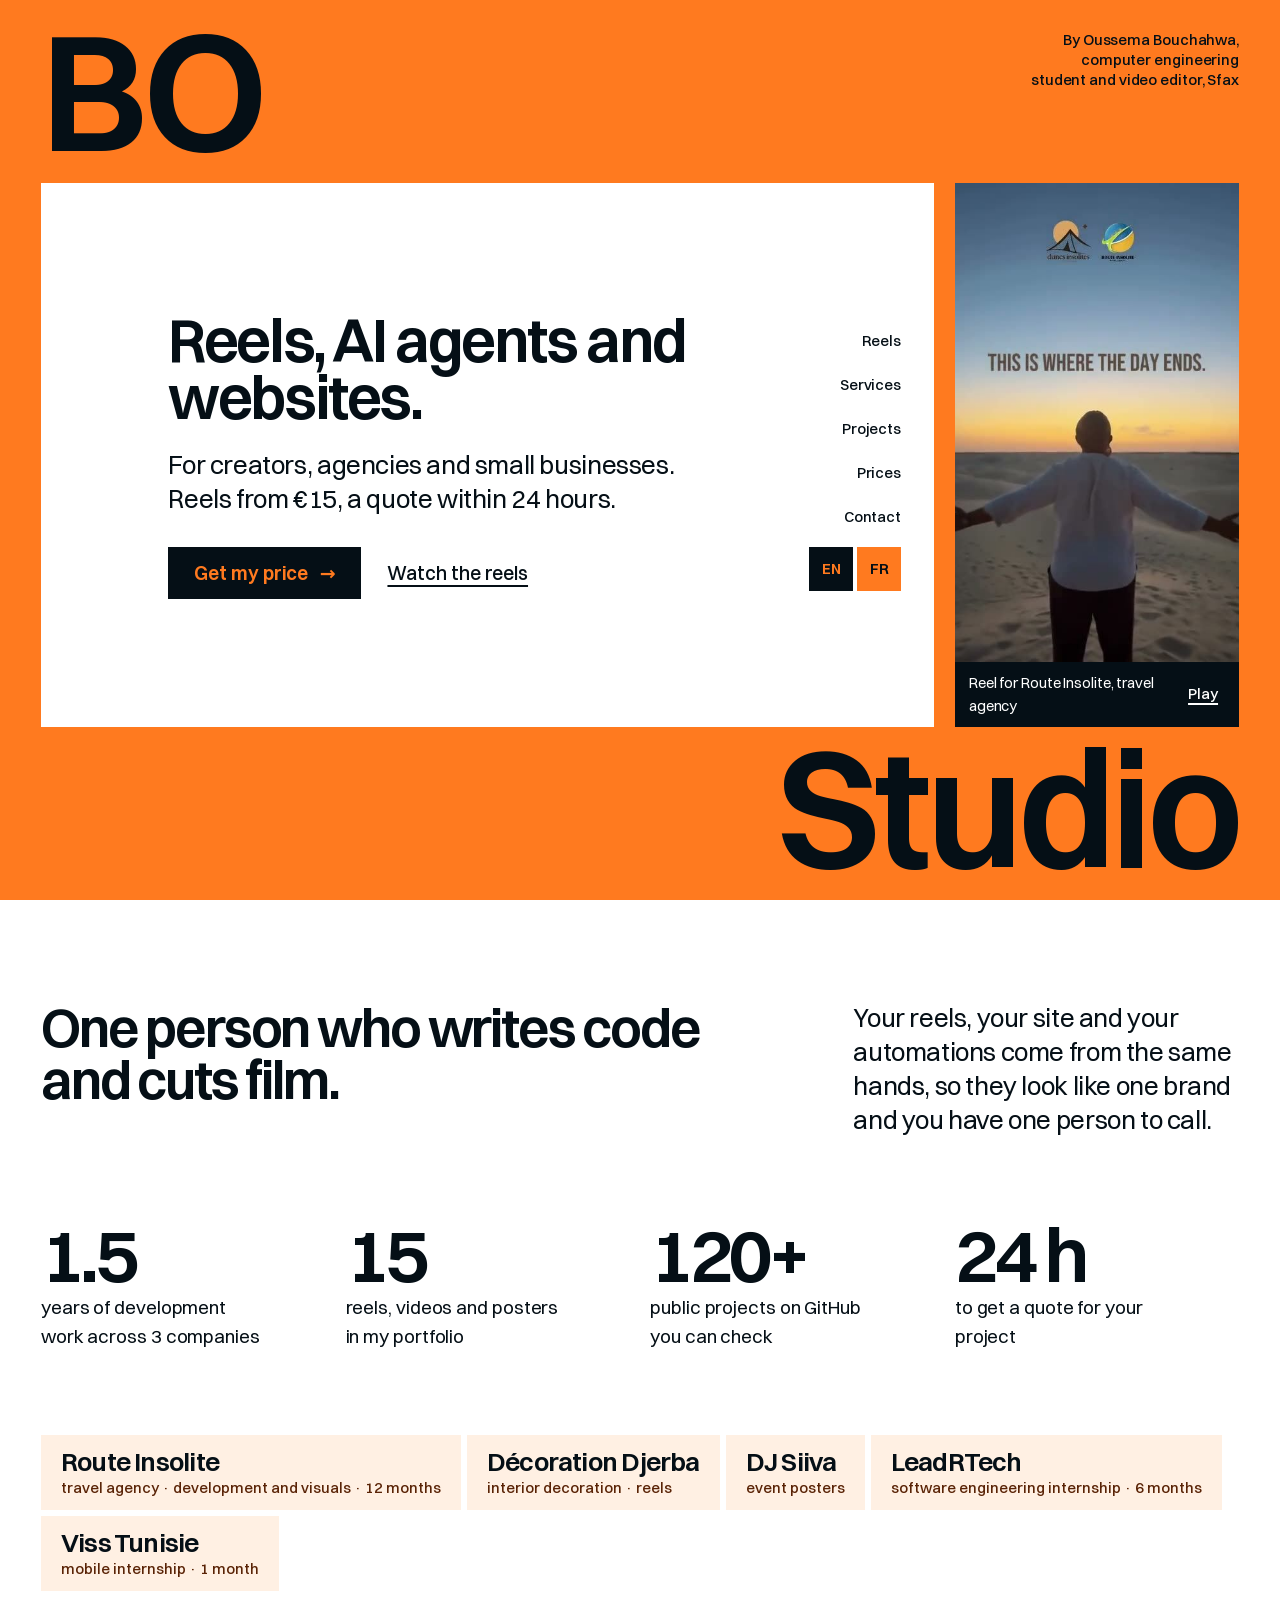
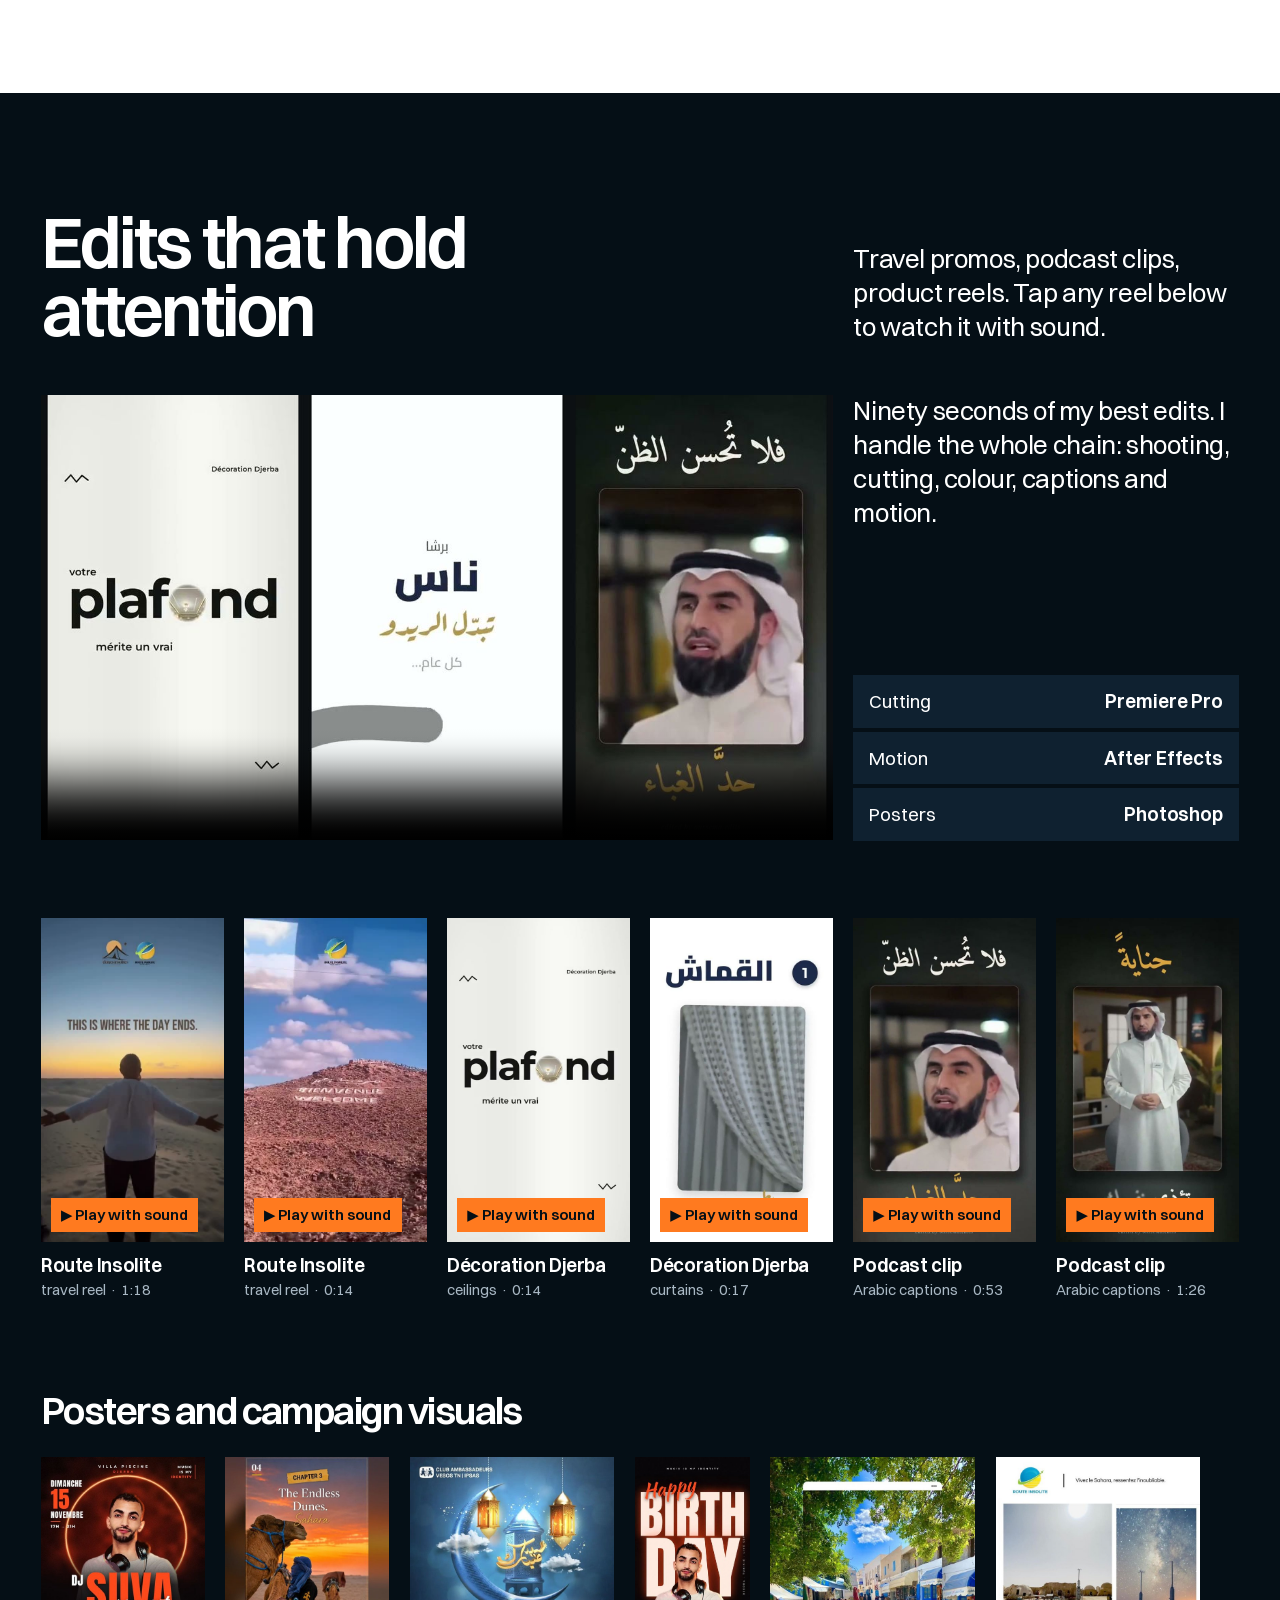
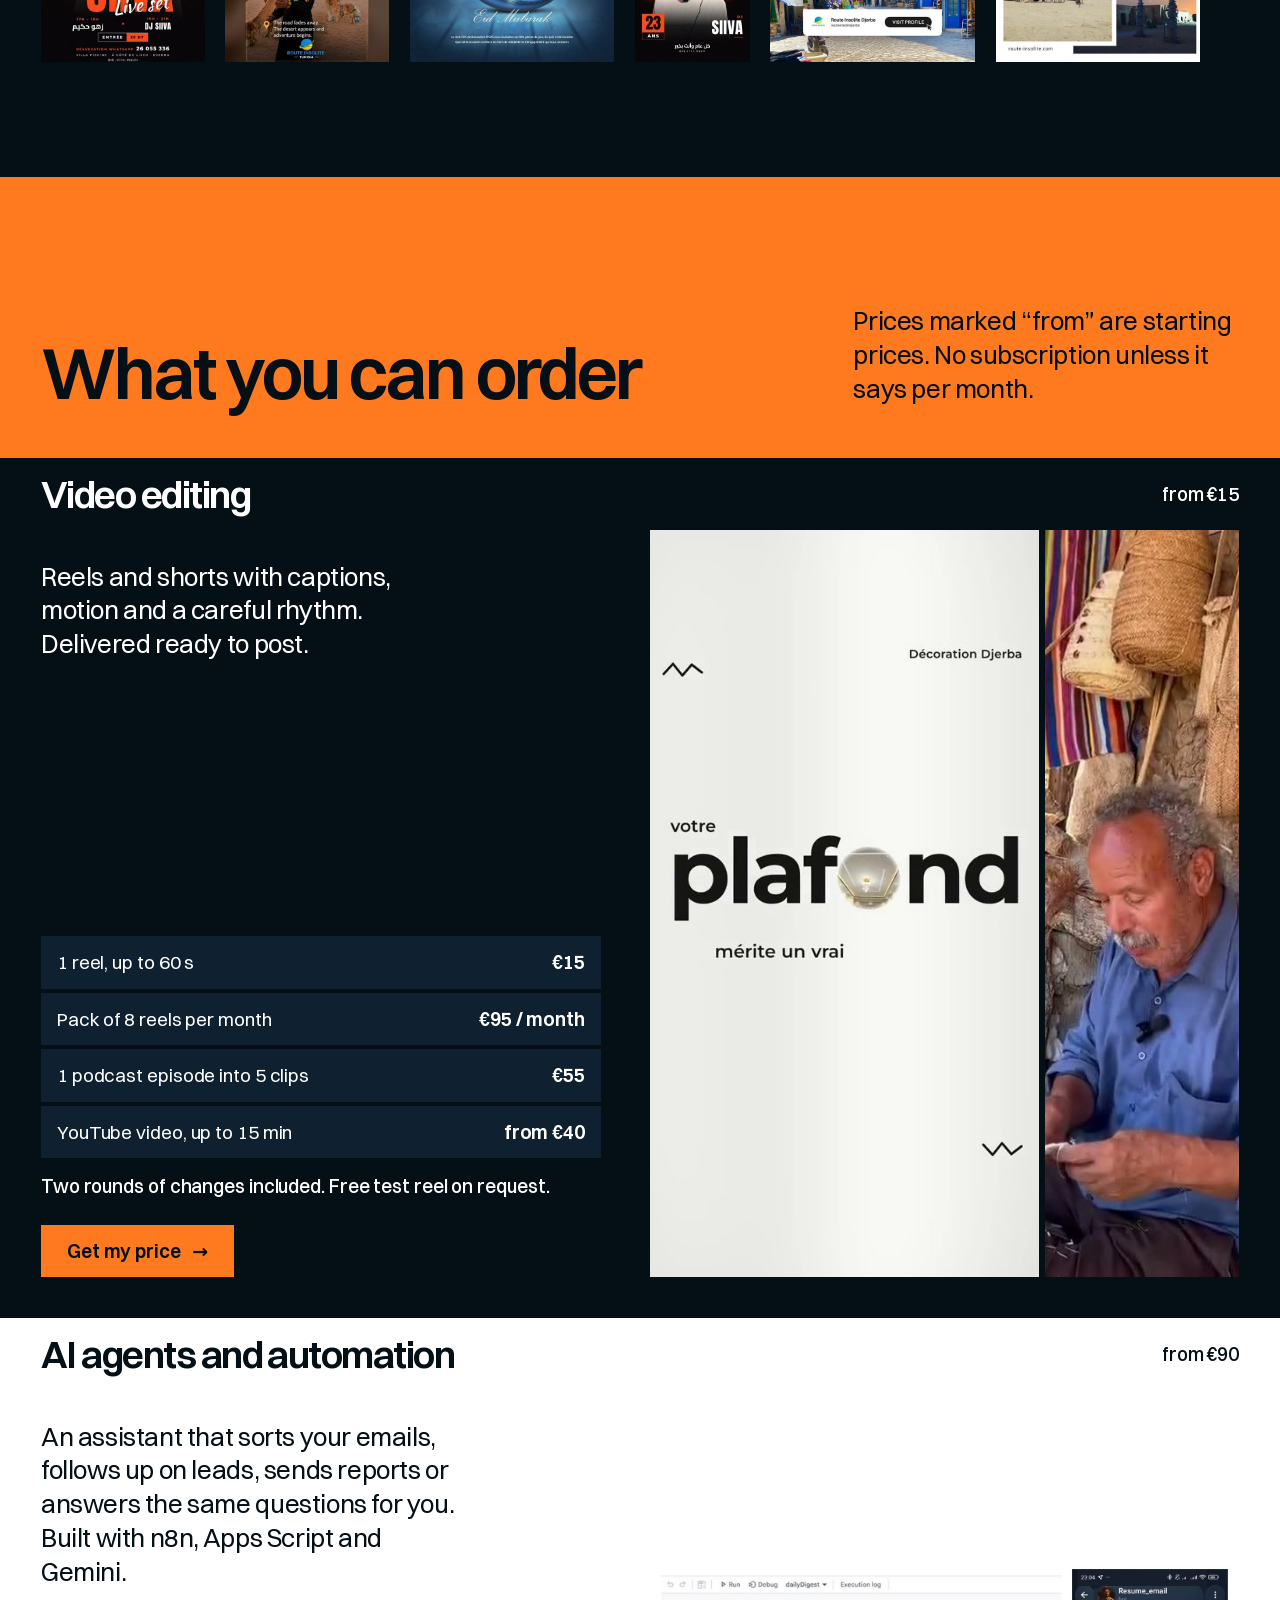
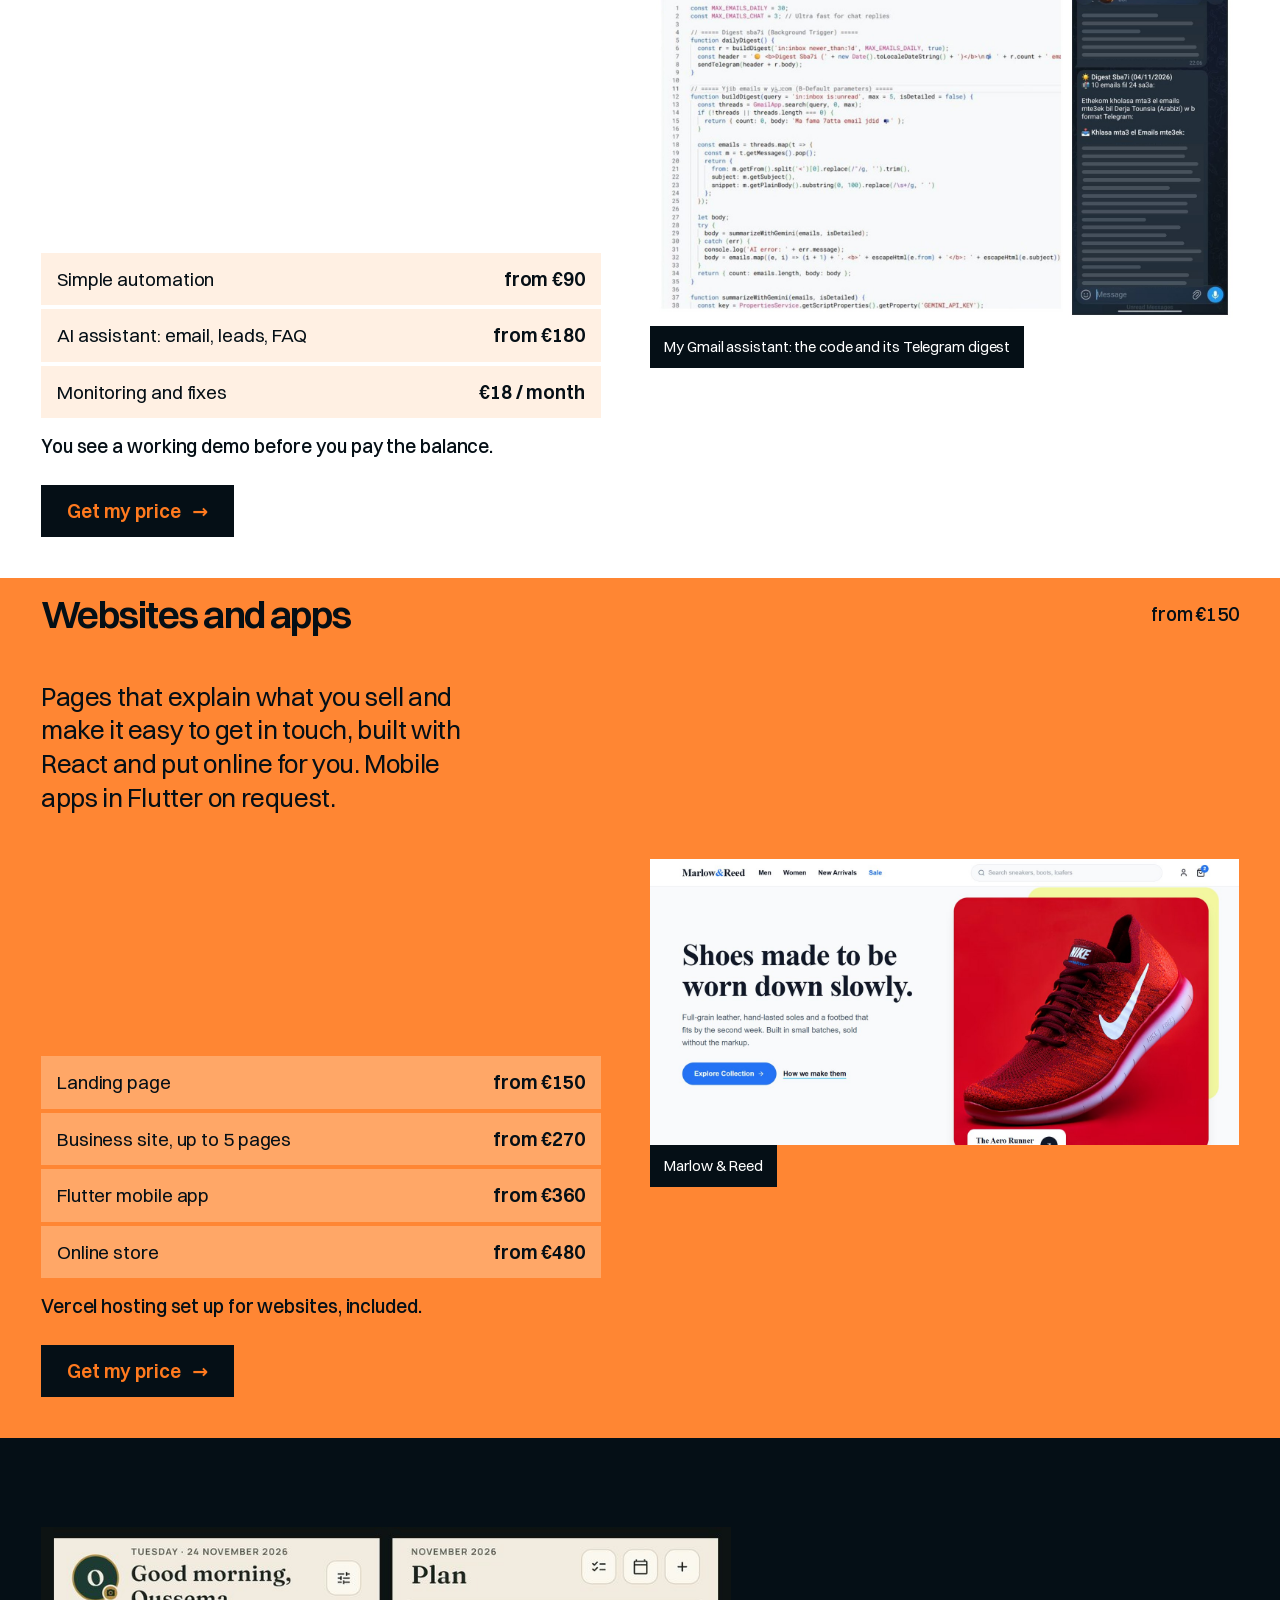
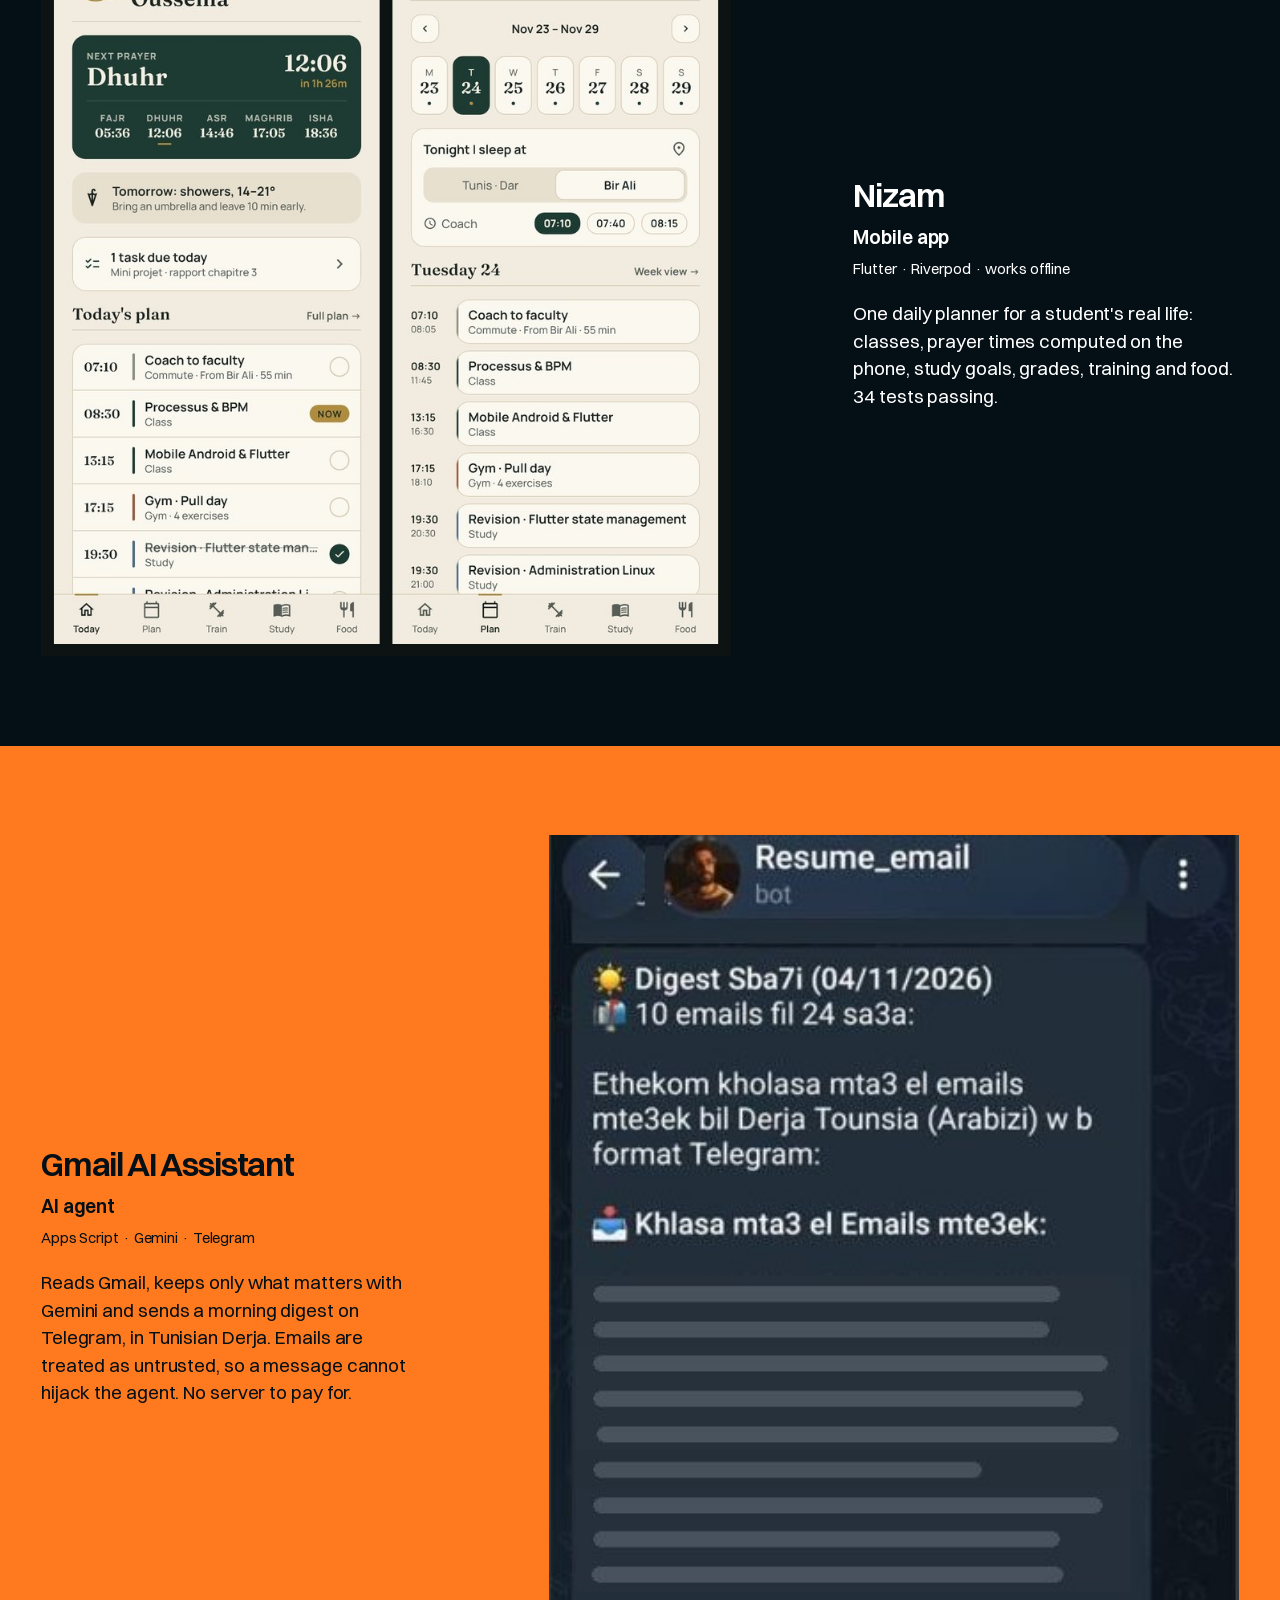
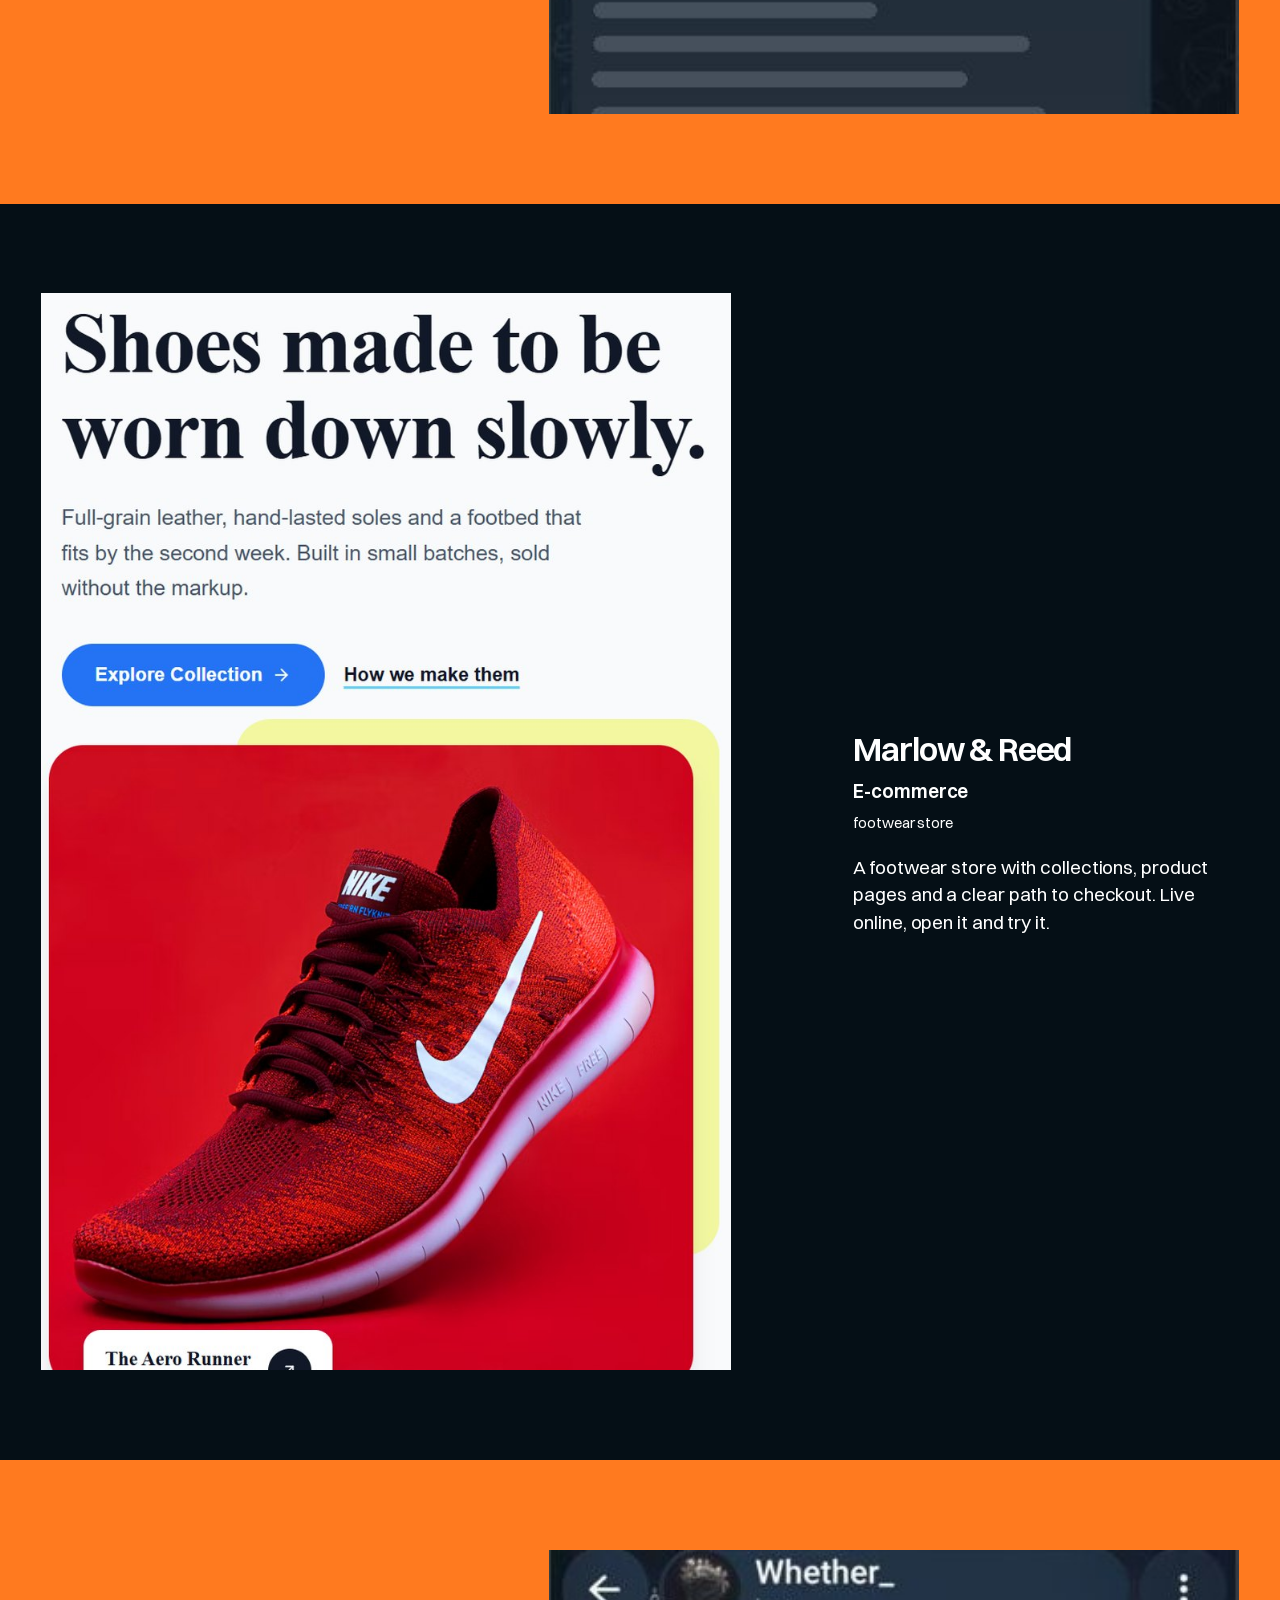
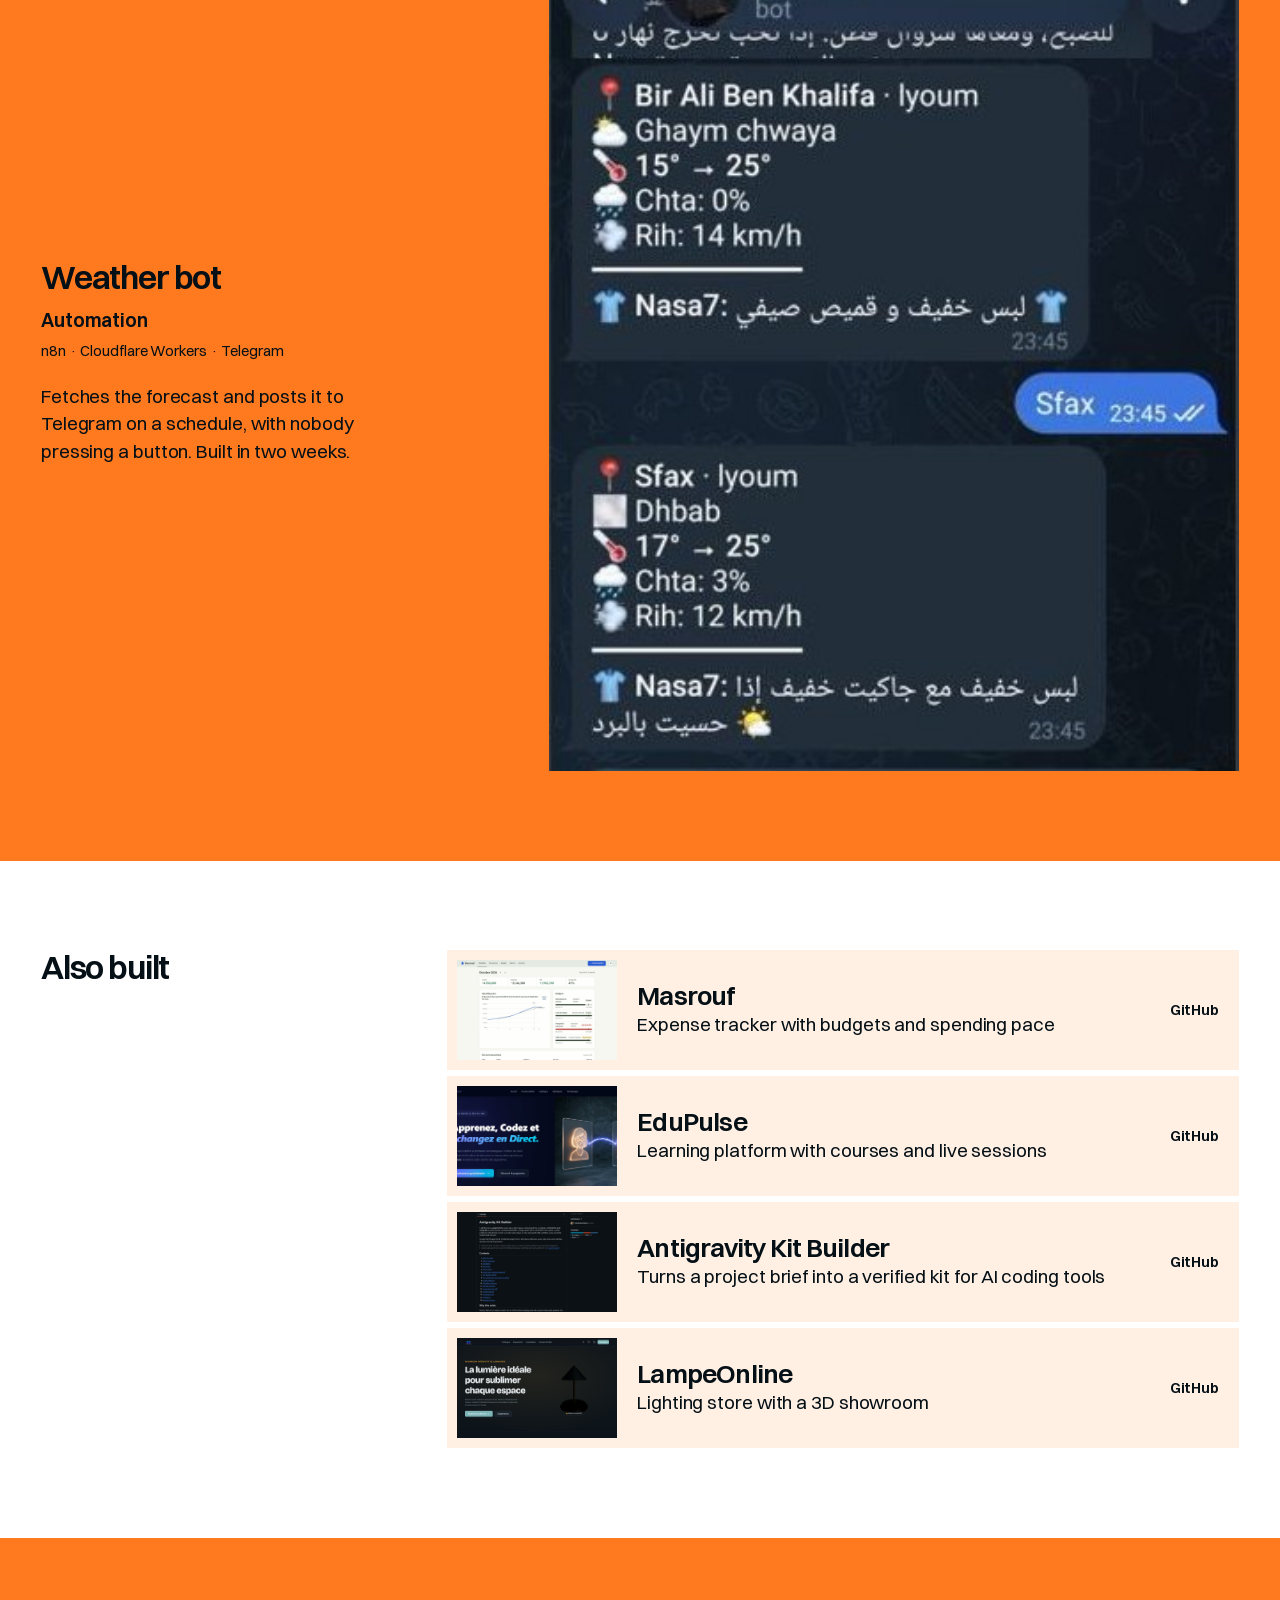
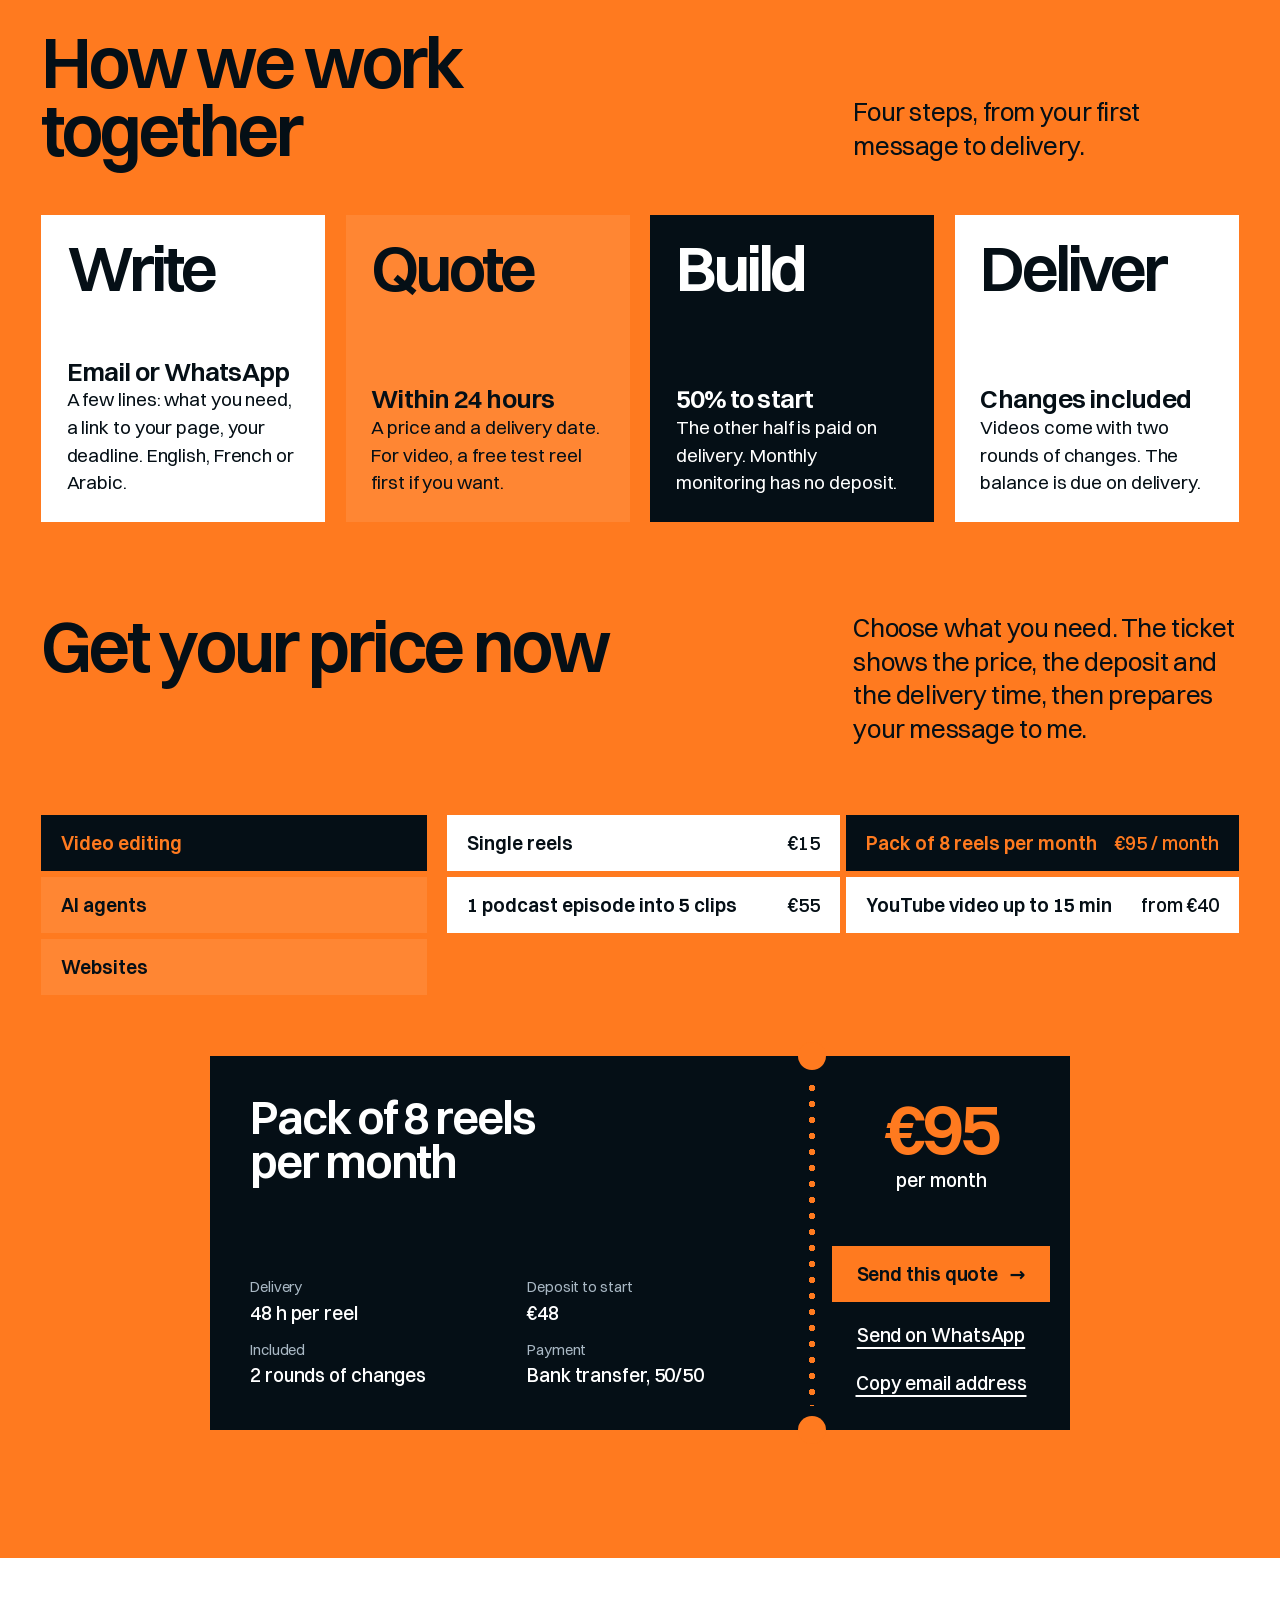
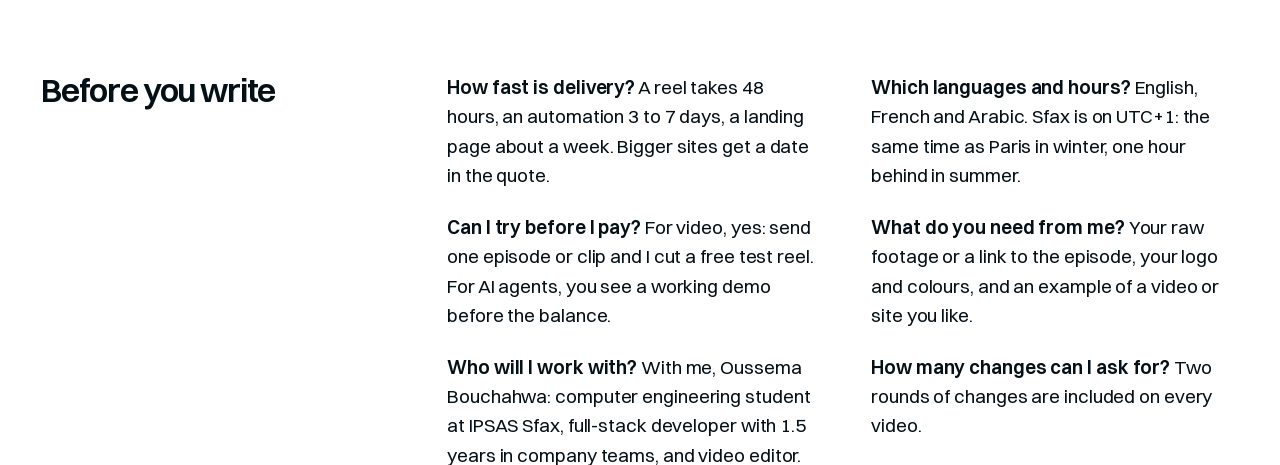
<file: en/index.html>
<!doctype html>
<html lang="en">
<head>
<meta charset="utf-8">
<meta name="viewport" content="width=device-width, initial-scale=1">
<title>BO Studio · Video editing, AI agents and websites</title>
<meta name="description" content="BO Studio: reel editing, AI agents, websites and apps for creators, agencies and small businesses. Reels from €15, a quote within 24 hours.">
<meta property="og:type" content="website">
<meta property="og:site_name" content="BO Studio">
<meta property="og:locale" content="en_US">
<meta property="og:locale:alternate" content="fr_FR">
<meta property="og:title" content="BO Studio · Video editing, AI agents and websites">
<meta property="og:description" content="BO Studio: reel editing, AI agents, websites and apps for creators, agencies and small businesses. Reels from €15, a quote within 24 hours.">
<!-- the site's address: when the domain changes, replace it everywhere in this head and in llms.template.txt -->
<link rel="canonical" href="https://oussemabouchahwa.github.io/bo-studio/en/">
<link rel="alternate" hreflang="fr" href="https://oussemabouchahwa.github.io/bo-studio/fr/">
<link rel="alternate" hreflang="en" href="https://oussemabouchahwa.github.io/bo-studio/en/">
<link rel="alternate" hreflang="x-default" href="https://oussemabouchahwa.github.io/bo-studio/">
<meta property="og:url" content="https://oussemabouchahwa.github.io/bo-studio/en/">
<meta property="og:image" content="https://oussemabouchahwa.github.io/bo-studio/img/og-image-en.jpg">
<meta property="og:image:width" content="1200">
<meta property="og:image:height" content="630">
<meta property="og:image:alt" content="BO Studio: reel editing, AI agents, websites and apps for creators, agencies and small businesses. Reels from €15, a quote within 24 hours.">
<meta name="twitter:card" content="summary_large_image">
<link rel="icon" type="image/svg+xml" href="../img/favicon.svg">
<link rel="apple-touch-icon" href="../img/apple-touch-icon.png">
<script>document.documentElement.classList.add('js');document.documentElement.lang='en';</script>
<!-- preload the two main fonts; not from file://, where the browser blocks it -->
<script>if(location.protocol!=='file:')[400,600].forEach(function(w){var l=document.createElement('link');l.rel='preload';l.as='font';l.type='font/woff2';l.crossOrigin='anonymous';l.href='../fonts/switzer-latin-'+w+'-normal.woff2';document.head.appendChild(l)})</script>
<link rel="stylesheet" href="../css/styles.css">
<script type="application/ld+json">{"@context":"https://schema.org","@type":"ProfessionalService","@id":"https://oussemabouchahwa.github.io/bo-studio/#studio","name":"BO Studio","url":"https://oussemabouchahwa.github.io/bo-studio/en/","description":"BO Studio: reel editing, AI agents, websites and apps for creators, agencies and small businesses. Reels from €15, a quote within 24 hours.","image":"https://oussemabouchahwa.github.io/bo-studio/img/og-image-en.jpg","logo":"https://oussemabouchahwa.github.io/bo-studio/img/apple-touch-icon.png","email":"oussema.bouchahwa@ipsas.tn","telephone":"+21653106229","address":{"@type":"PostalAddress","addressLocality":"Sfax","addressCountry":"TN"},"founder":{"@type":"Person","name":"Oussema Bouchahwa","description":"Computer engineering student (IPSAS Sfax), full-stack developer and video editor","knowsLanguage":["ar","en","fr"],"sameAs":["https://www.linkedin.com/in/bouchahwa-oussema-0216b3264/","https://github.com/OussEmabouchahwa","https://oussemabouchahwa.vercel.app"]},"sameAs":["https://www.instagram.com/oussema.edits/"],"hasOfferCatalog":{"@type":"OfferCatalog","name":"Services and prices","itemListElement":[{"@type":"OfferCatalog","name":"Video editing","itemListElement":[{"@type":"Offer","itemOffered":{"@type":"Service","name":"Single reels"},"priceSpecification":{"@type":"UnitPriceSpecification","priceCurrency":"EUR","price":15}},{"@type":"Offer","itemOffered":{"@type":"Service","name":"Pack of 8 reels per month"},"priceSpecification":{"@type":"UnitPriceSpecification","priceCurrency":"EUR","price":95,"unitText":"per month"}},{"@type":"Offer","itemOffered":{"@type":"Service","name":"1 podcast episode into 5 clips"},"priceSpecification":{"@type":"UnitPriceSpecification","priceCurrency":"EUR","price":55}},{"@type":"Offer","itemOffered":{"@type":"Service","name":"YouTube video up to 15 min"},"priceSpecification":{"@type":"UnitPriceSpecification","priceCurrency":"EUR","minPrice":40}}]},{"@type":"OfferCatalog","name":"AI agents and automation","itemListElement":[{"@type":"Offer","itemOffered":{"@type":"Service","name":"Simple automation"},"priceSpecification":{"@type":"UnitPriceSpecification","priceCurrency":"EUR","minPrice":90}},{"@type":"Offer","itemOffered":{"@type":"Service","name":"AI assistant: email, leads, FAQ"},"priceSpecification":{"@type":"UnitPriceSpecification","priceCurrency":"EUR","minPrice":180}},{"@type":"Offer","itemOffered":{"@type":"Service","name":"Monitoring and fixes"},"priceSpecification":{"@type":"UnitPriceSpecification","priceCurrency":"EUR","price":18,"unitText":"per month"}}]},{"@type":"OfferCatalog","name":"Websites and apps","itemListElement":[{"@type":"Offer","itemOffered":{"@type":"Service","name":"Landing page"},"priceSpecification":{"@type":"UnitPriceSpecification","priceCurrency":"EUR","minPrice":150}},{"@type":"Offer","itemOffered":{"@type":"Service","name":"Business site, up to 5 pages"},"priceSpecification":{"@type":"UnitPriceSpecification","priceCurrency":"EUR","minPrice":270}},{"@type":"Offer","itemOffered":{"@type":"Service","name":"Flutter mobile app"},"priceSpecification":{"@type":"UnitPriceSpecification","priceCurrency":"EUR","minPrice":360}},{"@type":"Offer","itemOffered":{"@type":"Service","name":"Online store"},"priceSpecification":{"@type":"UnitPriceSpecification","priceCurrency":"EUR","minPrice":480}}]}]}}</script>
</head>
<body>

<header class="hero" id="top">
  <h1 class="name"><span class="a"><i>BO</i></span> <span class="b"><i>Studio</i></span></h1>
  <p class="who"><span lang="en">By Oussema Bouchahwa, computer engineering student and video editor, Sfax</span><span lang="fr">Par Oussema Bouchahwa, élève ingénieur en génie informatique et monteur vidéo, Sfax</span></p>
  <div class="stage">
    <div class="panel">
      <div class="say">
        <h2><span lang="en">Reels, AI agents and websites.</span><span lang="fr">Reels, agents IA et sites web.</span></h2>
        <p><span lang="en">For creators, agencies and small businesses. Reels from €15, a quote within 24 hours.</span><span lang="fr">Pour créateurs, agences et petites entreprises. Reels dès&nbsp;15&nbsp;€, devis sous 24&nbsp;h.</span></p>
        <div class="acts">
          <a class="btn" href="#quote"><span lang="en">Get my price</span><span lang="fr">Voir mon prix</span> <span class="arr" aria-hidden="true">→</span></a>
          <a class="tl-link" href="#edits"><span lang="en">Watch the reels</span><span lang="fr">Voir les reels</span></a>
        </div>
      </div>
      <nav aria-label="Sections">
        <a href="#edits"><span lang="en">Reels</span><span lang="fr">Reels</span></a>
        <a href="#services">Services</a>
        <a href="#work"><span lang="en">Projects</span><span lang="fr">Projets</span></a>
        <a href="#quote"><span lang="en">Prices</span><span lang="fr">Tarifs</span></a>
        <a href="#contact">Contact</a>
        <div class="langs" role="group" aria-label="Language" data-fr-label="Langue"><button type="button" data-set="en" aria-pressed="false">EN</button><button type="button" data-set="fr" aria-pressed="false">FR</button></div>
      </nav>
    </div>
    <figure>
      <video src="../img/v/hero-loop.mp4" poster="../img/v/reel-05.jpg" muted loop playsinline preload="none" width="540" height="960" aria-label="Route Insolite reel: a man in the Sahara at sunset" data-fr-label="Reel Route Insolite : un homme dans le Sahara au coucher du soleil"></video>
      <figcaption><p><span lang="en">Reel for Route Insolite, travel agency</span><span lang="fr">Reel pour Route Insolite, agence de voyages</span></p><button class="tl-link hv-toggle" type="button" hidden>Pause</button></figcaption>
    </figure>
  </div>
</header>

<main>
<section class="proof" aria-labelledby="proof-h">
  <h2 id="proof-h" data-reveal><span lang="en">One person who writes code and cuts film.</span><span lang="fr">Une seule personne pour le code et le montage.</span></h2>
  <p class="lede" data-reveal style="--d:.1s"><span lang="en">Your reels, your site and your automations come from the same hands, so they look like one brand and you have one person to call.</span><span lang="fr">Vos reels, votre site et vos automatisations sortent des mêmes mains&nbsp;: ils ressemblent à une seule marque, et vous n'avez qu'un seul interlocuteur.</span></p>
  <div class="stats">
    <div data-reveal><b><span lang="en">1.5</span><span lang="fr">1,5</span></b><span><span lang="en">years of development work across 3 companies</span><span lang="fr">an de développement, dans 3 entreprises</span></span></div>
    <div data-reveal style="--d:.08s"><b>15</b><span><span lang="en">reels, videos and posters in my portfolio</span><span lang="fr">reels, vidéos et affiches dans mon portfolio</span></span></div>
    <div data-reveal style="--d:.16s"><b>120+</b><span><span lang="en">public projects on GitHub you can check</span><span lang="fr">projets publics sur GitHub, vérifiables</span></span></div>
    <div data-reveal style="--d:.24s"><b>24 h</b><span><span lang="en">to get a quote for your project</span><span lang="fr">pour recevoir votre devis</span></span></div>
  </div>
  <ul class="clients" aria-label="Clients and companies" data-fr-label="Clients et entreprises">
    <li data-reveal>Route Insolite<small><span lang="en">travel agency · development and visuals · 12 months</span><span lang="fr">agence de voyages · développement et visuels · 12&nbsp;mois</span></small></li>
    <li data-reveal style="--d:.05s">Décoration Djerba<small><span lang="en">interior decoration · reels</span><span lang="fr">décoration d'intérieur · reels</span></small></li>
    <li data-reveal style="--d:.1s">DJ Siiva<small><span lang="en">event posters</span><span lang="fr">affiches d'événements</span></small></li>
    <li data-reveal style="--d:.15s">LeadRTech<small><span lang="en">software engineering internship · 6 months</span><span lang="fr">stage en génie logiciel · 6&nbsp;mois</span></small></li>
    <li data-reveal style="--d:.2s">Viss Tunisie<small><span lang="en">mobile internship · 1 month</span><span lang="fr">stage mobile · 1&nbsp;mois</span></small></li>
  </ul>
</section>

<section class="edits night" id="edits" aria-labelledby="ed-h">
  <div class="head">
    <h2 id="ed-h" data-reveal><span lang="en">Edits that hold attention</span><span lang="fr">Des vidéos qui captent l'attention</span></h2>
    <p data-reveal style="--d:.1s"><span lang="en">Travel promos, podcast clips, product reels. Tap any reel below to watch it with sound.</span><span lang="fr">Promos voyage, extraits de podcast, reels produit. Appuyez sur un reel pour le regarder avec le son.</span></p>
  </div>
  <div class="reel-main">
    <figure class="big"><video src="../img/v/showreel.mp4" poster="../img/v/showreel.jpg" controls playsinline preload="none" width="960" height="540" aria-label="Showreel, 90 seconds" data-fr-label="Bande démo, 90 secondes"></video></figure>
    <aside>
      <p data-reveal><span lang="en">Ninety seconds of my best edits. I handle the whole chain: shooting, cutting, colour, captions and motion.</span><span lang="fr">Quatre-vingt-dix secondes de mes meilleurs montages. Je gère toute la chaîne&nbsp;: tournage, montage, couleur, sous-titres et motion.</span></p>
      <ul class="tools">
        <li><span><span lang="en">Cutting</span><span lang="fr">Montage</span></span><b>Premiere Pro</b></li>
        <li><span>Motion</span><b>After Effects</b></li>
        <li><span><span lang="en">Posters</span><span lang="fr">Affiches</span></span><b>Photoshop</b></li>
      </ul>
    </aside>
  </div>
  <ul class="reels">
    <li><button class="reel" type="button" data-src="../img/v/reel-05.mp4"><span class="fr"><img src="../img/v/reel-05.jpg" alt="Route Insolite reel, the Sahara at sunset" data-fr-alt="Reel Route Insolite, le Sahara au coucher du soleil" width="478" height="850" loading="lazy"></span><span class="cap">Route Insolite<small><span lang="en">travel reel · 1:18</span><span lang="fr">reel voyage · 1:18</span></small></span></button></li>
    <li><button class="reel" type="button" data-src="../img/v/reel-06.mp4"><span class="fr"><img src="../img/v/reel-06.jpg" alt="Route Insolite reel, a hill with a welcome sign" data-fr-alt="Reel Route Insolite, une colline avec un message de bienvenue" width="478" height="850" loading="lazy"></span><span class="cap">Route Insolite<small><span lang="en">travel reel · 0:14</span><span lang="fr">reel voyage · 0:14</span></small></span></button></li>
    <li><button class="reel" type="button" data-src="../img/v/reel-03.mp4"><span class="fr"><img src="../img/v/reel-03.jpg" alt="Décoration Djerba reel about ceilings" data-fr-alt="Reel Décoration Djerba sur les plafonds" width="540" height="960" loading="lazy"></span><span class="cap">Décoration Djerba<small><span lang="en">ceilings · 0:14</span><span lang="fr">plafonds · 0:14</span></small></span></button></li>
    <li><button class="reel" type="button" data-src="../img/v/reel-04.mp4"><span class="fr"><img src="../img/v/reel-04.jpg" alt="Décoration Djerba reel about curtains" data-fr-alt="Reel Décoration Djerba sur les rideaux" width="540" height="960" loading="lazy"></span><span class="cap">Décoration Djerba<small><span lang="en">curtains · 0:17</span><span lang="fr">rideaux · 0:17</span></small></span></button></li>
    <li><button class="reel" type="button" data-src="../img/v/reel-01.mp4"><span class="fr"><img src="../img/v/reel-01.jpg" alt="Podcast reel with Arabic captions" data-fr-alt="Reel podcast sous-titré en arabe" width="540" height="960" loading="lazy"></span><span class="cap"><span lang="en">Podcast clip</span><span lang="fr">Extrait podcast</span><small><span lang="en">Arabic captions · 0:53</span><span lang="fr">sous-titres arabes · 0:53</span></small></span></button></li>
    <li><button class="reel" type="button" data-src="../img/v/reel-02.mp4"><span class="fr"><img src="../img/v/reel-02.jpg" alt="Second podcast reel with Arabic captions" data-fr-alt="Deuxième reel podcast sous-titré en arabe" width="540" height="960" loading="lazy"></span><span class="cap"><span lang="en">Podcast clip</span><span lang="fr">Extrait podcast</span><small><span lang="en">Arabic captions · 1:26</span><span lang="fr">sous-titres arabes · 1:26</span></small></span></button></li>
  </ul>
  <div class="posters">
    <h3 data-reveal><span lang="en">Posters and campaign visuals</span><span lang="fr">Affiches et visuels de campagne</span></h3>
    <img src="../img/poster-01.jpg" alt="DJ Siiva live set poster" data-fr-alt="Affiche d’un live set de DJ Siiva" width="480" height="600" loading="lazy">
    <img src="../img/poster-08.jpg" alt="Route Insolite poster, The Endless Dunes" data-fr-alt="Affiche Route Insolite, The Endless Dunes" width="480" height="600" loading="lazy">
    <img src="../img/poster-03.jpg" alt="Eid Mubarak poster for a student club" data-fr-alt="Affiche Aïd Moubarak pour un club étudiant" width="600" height="600" loading="lazy">
    <img src="../img/poster-02.jpg" alt="Birthday poster for DJ Siiva" data-fr-alt="Affiche d’anniversaire pour DJ Siiva" width="337" height="600" loading="lazy">
    <img src="../img/poster-06.jpg" alt="Route Insolite Djerba visual" data-fr-alt="Visuel Route Insolite à Djerba" width="600" height="600" loading="lazy">
    <img src="../img/poster-05.jpg" alt="Route Insolite Sahara visual" data-fr-alt="Visuel Route Insolite dans le Sahara" width="600" height="600" loading="lazy">
  </div>
</section>

<section class="services" id="services" aria-labelledby="svc-h">
  <div class="head">
    <h2 id="svc-h" data-reveal><span lang="en">What you can order</span><span lang="fr">Services et tarifs</span></h2>
    <p data-reveal style="--d:.1s"><span lang="en">Prices marked “from” are starting prices. No subscription unless it says per month.</span><span lang="fr">Les prix «&nbsp;dès&nbsp;» sont des prix de départ. Pas d'abonnement, sauf quand c'est écrit «&nbsp;par mois&nbsp;».</span></p>
  </div>

  <article class="sheet s1">
    <div class="band"><h3><span lang="en">Video editing</span><span lang="fr">Montage vidéo</span></h3><span><span lang="en">from €15</span><span lang="fr">dès&nbsp;15&nbsp;€</span></span></div>
    <div class="txt">
      <p data-reveal><span lang="en">Reels and shorts with captions, motion and a careful rhythm. Delivered ready to post.</span><span lang="fr">Reels et shorts avec sous-titres, motion et un rythme soigné. Livrés prêts à publier.</span></p>
      <div data-reveal style="--d:.1s">
        <ul class="prices">
          <li><span><span lang="en">1 reel, up to 60 s</span><span lang="fr">1 reel, jusqu'à 60&nbsp;s</span></span><b><span lang="en">€15</span><span lang="fr">15&nbsp;€</span></b></li>
          <li><span><span lang="en">Pack of 8 reels per month</span><span lang="fr">Pack 8 reels par mois</span></span><b><span lang="en">€95 / month</span><span lang="fr">95&nbsp;€&nbsp;/&nbsp;mois</span></b></li>
          <li><span><span lang="en">1 podcast episode into 5 clips</span><span lang="fr">1 épisode de podcast en 5 clips</span></span><b><span lang="en">€55</span><span lang="fr">55&nbsp;€</span></b></li>
          <li><span><span lang="en">YouTube video, up to 15 min</span><span lang="fr">Vidéo YouTube, jusqu'à 15&nbsp;min</span></span><b><span lang="en">from €40</span><span lang="fr">dès&nbsp;40&nbsp;€</span></b></li>
        </ul>
        <p class="note"><span lang="en">Two rounds of changes included. Free test reel on request.</span><span lang="fr">Deux allers-retours de retouches inclus. Reel d'essai gratuit sur demande.</span></p>
        <a class="btn inv" href="#quote" data-quote="video"><span lang="en">Get my price</span><span lang="fr">Voir mon prix</span> <span class="arr" aria-hidden="true">→</span></a>
      </div>
    </div>
    <figure class="pic"><img src="../img/v/reel-03.jpg" alt="Décoration Djerba reel frame" data-fr-alt="Image d’un reel Décoration Djerba" width="540" height="960" loading="lazy"><img src="../img/promo.jpg" alt="Route Insolite promo: a craftsman weaving" data-fr-alt="Promo Route Insolite : un artisan qui tresse" width="478" height="850" loading="lazy"><img src="../img/v/reel-01.jpg" alt="Podcast reel frame" data-fr-alt="Image d’un reel podcast" width="540" height="960" loading="lazy"></figure>
  </article>

  <article class="sheet s2">
    <div class="band"><h3><span lang="en">AI agents and automation</span><span lang="fr">Agents IA et automatisation</span></h3><span><span lang="en">from €90</span><span lang="fr">dès&nbsp;90&nbsp;€</span></span></div>
    <div class="txt">
      <p data-reveal><span lang="en">An assistant that sorts your emails, follows up on leads, sends reports or answers the same questions for you. Built with n8n, Apps Script and Gemini.</span><span lang="fr">Un assistant qui trie vos e-mails, relance vos prospects, envoie vos rapports ou répond aux mêmes questions à votre place. Construit avec n8n, Apps Script et Gemini.</span></p>
      <div data-reveal style="--d:.1s">
        <ul class="prices">
          <li><span><span lang="en">Simple automation</span><span lang="fr">Automatisation simple</span></span><b><span lang="en">from €90</span><span lang="fr">dès&nbsp;90&nbsp;€</span></b></li>
          <li><span><span lang="en">AI assistant: email, leads, FAQ</span><span lang="fr">Assistant IA&nbsp;: e-mails, prospects, FAQ</span></span><b><span lang="en">from €180</span><span lang="fr">dès&nbsp;180&nbsp;€</span></b></li>
          <li><span><span lang="en">Monitoring and fixes</span><span lang="fr">Suivi et corrections</span></span><b><span lang="en">€18 / month</span><span lang="fr">18&nbsp;€&nbsp;/&nbsp;mois</span></b></li>
        </ul>
        <p class="note"><span lang="en">You see a working demo before you pay the balance.</span><span lang="fr">Vous voyez une démo fonctionnelle avant de payer le solde.</span></p>
        <a class="btn" href="#quote" data-quote="ai"><span lang="en">Get my price</span><span lang="fr">Voir mon prix</span> <span class="arr" aria-hidden="true">→</span></a>
      </div>
    </div>
    <figure class="pic whole"><img src="../img/gmail-ai-assistant.jpg" alt="Gmail AI Assistant: Apps Script code and its Telegram digest" data-fr-alt="Gmail AI Assistant&nbsp;: code Apps Script et résumé sur Telegram" width="1600" height="1000" loading="lazy"><figcaption><span lang="en">My Gmail assistant: the code and its Telegram digest</span><span lang="fr">Mon assistant Gmail&nbsp;: le code et son résumé Telegram</span></figcaption></figure>
  </article>

  <article class="sheet s3">
    <div class="band"><h3><span lang="en">Websites and apps</span><span lang="fr">Sites et applications</span></h3><span><span lang="en">from €150</span><span lang="fr">dès&nbsp;150&nbsp;€</span></span></div>
    <div class="txt">
      <p data-reveal><span lang="en">Pages that explain what you sell and make it easy to get in touch, built with React and put online for you. Mobile apps in Flutter on request.</span><span lang="fr">Des pages qui expliquent ce que vous vendez et facilitent la prise de contact, développées avec React et mises en ligne pour vous. Applications mobiles Flutter sur demande.</span></p>
      <div data-reveal style="--d:.1s">
        <ul class="prices">
          <li><span>Landing page</span><b><span lang="en">from €150</span><span lang="fr">dès&nbsp;150&nbsp;€</span></b></li>
          <li><span><span lang="en">Business site, up to 5 pages</span><span lang="fr">Site vitrine, jusqu'à 5 pages</span></span><b><span lang="en">from €270</span><span lang="fr">dès&nbsp;270&nbsp;€</span></b></li>
          <li><span><span lang="en">Flutter mobile app</span><span lang="fr">Application mobile Flutter</span></span><b><span lang="en">from €360</span><span lang="fr">dès&nbsp;360&nbsp;€</span></b></li>
          <li><span><span lang="en">Online store</span><span lang="fr">Boutique en ligne</span></span><b><span lang="en">from €480</span><span lang="fr">dès&nbsp;480&nbsp;€</span></b></li>
        </ul>
        <p class="note"><span lang="en">Vercel hosting set up for websites, included.</span><span lang="fr">Mise en ligne des sites sur Vercel incluse.</span></p>
        <a class="btn" href="#quote" data-quote="web"><span lang="en">Get my price</span><span lang="fr">Voir mon prix</span> <span class="arr" aria-hidden="true">→</span></a>
      </div>
    </div>
    <figure class="pic whole"><img src="../img/site-01.jpg" alt="Marlow &amp; Reed, a footwear store I built" data-fr-alt="Marlow &amp; Reed, une boutique de chaussures que j'ai développée" width="1600" height="776" loading="lazy"><figcaption>Marlow &amp; Reed</figcaption></figure>
  </article>
</section>

<section class="work" id="work" aria-labelledby="work-h">
  <h2 class="sr" id="work-h"><span lang="en">Projects</span><span lang="fr">Projets</span></h2>
  <div class="plate">
    <picture><source media="(max-width:560px)" srcset="../img/hero-app-m.jpg" width="860" height="908"><img class="full" src="../img/hero-app.jpg" alt="Nizam app screens: today, plan, grades and food" data-fr-alt="Écrans de l’app Nizam : aujourd’hui, planning, notes et repas" width="1600" height="1000" loading="lazy"></picture>
    <div class="row"><small><span lang="en">Mobile app</span><span lang="fr">App mobile</span></small><h2><a href="https://github.com/OussEmabouchahwa/life-app" target="_blank" rel="noopener">Nizam</a></h2><span class="fact">Flutter · Riverpod · <span lang="en">works offline</span><span lang="fr">hors ligne</span></span></div>
    <div class="say"><p><span lang="en">One daily planner for a student's real life: classes, prayer times computed on the phone, study goals, grades, training and food. 34 tests passing.</span><span lang="fr">Un seul planning pour la vraie vie d'un étudiant&nbsp;: cours, horaires de prière calculés sur le téléphone, objectifs de révision, notes, sport et repas. 34 tests réussis.</span></p></div>
  </div>
  <div class="plate">
    <picture><source media="(max-width:560px)" srcset="../img/gmail-ai-assistant-m.jpg" width="389" height="495"><img class="full" src="../img/gmail-ai-assistant.jpg" alt="Gmail AI Assistant: Apps Script code and its Telegram digest" data-fr-alt="Gmail AI Assistant&nbsp;: code Apps Script et résumé sur Telegram" width="1600" height="1000" loading="lazy"></picture>
    <div class="row"><small><span lang="en">AI agent</span><span lang="fr">Agent IA</span></small><h2><a href="https://github.com/OussEmabouchahwa/Gmail-AI-Assistant" target="_blank" rel="noopener">Gmail AI Assistant</a></h2><span class="fact">Apps Script · Gemini · Telegram</span></div>
    <div class="say"><p><span lang="en">Reads Gmail, keeps only what matters with Gemini and sends a morning digest on Telegram, in Tunisian Derja. Emails are treated as untrusted, so a message cannot hijack the agent. No server to pay for.</span><span lang="fr">Lit Gmail, garde l'important grâce à Gemini et envoie un résumé chaque matin sur Telegram, en derja tunisienne. Les e-mails sont traités comme non fiables&nbsp;: un message ne peut pas détourner l'agent. Aucun serveur à payer.</span></p></div>
  </div>
  <div class="plate">
    <picture><source media="(max-width:560px)" srcset="../img/site-01-m.jpg" width="860" height="1342"><img class="full" src="../img/site-01.jpg" alt="Marlow &amp; Reed store home page" data-fr-alt="Page d’accueil de la boutique Marlow &amp; Reed" width="1600" height="776" loading="lazy"></picture>
    <div class="row"><small>E-commerce</small><h2><a href="https://e-comerce-ten-rust.vercel.app" target="_blank" rel="noopener">Marlow &amp; Reed</a></h2><span class="fact"><span lang="en">footwear store</span><span lang="fr">boutique de chaussures</span></span></div>
    <div class="say"><p><span lang="en">A footwear store with collections, product pages and a clear path to checkout. Live online, open it and try it.</span><span lang="fr">Une boutique de chaussures avec collections, fiches produit et un parcours clair jusqu'au paiement. En ligne&nbsp;: ouvrez-la et testez-la.</span></p></div>
  </div>
  <div class="plate">
    <picture><source media="(max-width:560px)" srcset="../img/weather-bot-m.jpg" width="389" height="463"><img class="full" src="../img/weather-bot.jpg" alt="Weather bot: Worker code and its Telegram answers" data-fr-alt="Bot météo : code du Worker et réponses sur Telegram" width="1600" height="1000" loading="lazy"></picture>
    <div class="row"><small><span lang="en">Automation</span><span lang="fr">Automatisation</span></small><h2><a href="https://github.com/OussEmabouchahwa/weather_bot.py" target="_blank" rel="noopener"><span lang="en">Weather bot</span><span lang="fr">Bot météo</span></a></h2><span class="fact">n8n · Cloudflare Workers · Telegram</span></div>
    <div class="say"><p><span lang="en">Fetches the forecast and posts it to Telegram on a schedule, with nobody pressing a button. Built in two weeks.</span><span lang="fr">Récupère les prévisions et les publie sur Telegram à heure fixe, sans que personne n'appuie sur un bouton. Construit en deux semaines.</span></p></div>
  </div>

  <div class="also">
    <h2 data-reveal><span lang="en">Also built</span><span lang="fr">Autres réalisations</span></h2>
    <ul>
      <li><a href="https://github.com/OussEmabouchahwa/Expense-Tracker-Web-Application" target="_blank" rel="noopener"><img src="../img/site-03.jpg" alt="Masrouf dashboard" data-fr-alt="Tableau de bord Masrouf" width="1600" height="1000" loading="lazy"><span><b>Masrouf</b><span lang="en">Expense tracker with budgets and spending pace</span><span lang="fr">Suivi des dépenses avec budgets et rythme de dépense</span></span><em>GitHub</em></a></li>
      <li><a href="https://github.com/OussEmabouchahwa/eduplus" target="_blank" rel="noopener"><img src="../img/site-02.jpg" alt="EduPulse landing page" data-fr-alt="Page d’accueil EduPulse" width="1352" height="845" loading="lazy"><span><b>EduPulse</b><span lang="en">Learning platform with courses and live sessions</span><span lang="fr">Plateforme d'apprentissage avec cours et sessions en direct</span></span><em>GitHub</em></a></li>
      <li><a href="https://github.com/OussEmabouchahwa/Antigravity-Kit-Builder" target="_blank" rel="noopener"><img src="../img/antigravity-kit-builder.jpg" alt="Antigravity Kit Builder readme" data-fr-alt="Présentation d’Antigravity Kit Builder" width="1600" height="1000" loading="lazy"><span><b>Antigravity Kit Builder</b><span lang="en">Turns a project brief into a verified kit for AI coding tools</span><span lang="fr">Transforme un brief en kit vérifié pour les outils de code IA</span></span><em>GitHub</em></a></li>
      <li><a href="https://github.com/OussEmabouchahwa/e-commerce-LampeOnline-" target="_blank" rel="noopener"><img src="../img/lampe-online.jpg" alt="LampeOnline home page" data-fr-alt="Page d’accueil LampeOnline" width="1600" height="1000" loading="lazy"><span><b>LampeOnline</b><span lang="en">Lighting store with a 3D showroom</span><span lang="fr">Boutique de luminaires avec showroom 3D</span></span><em>GitHub</em></a></li>
    </ul>
  </div>
</section>

<section class="process" id="process" aria-labelledby="pr-h">
  <div class="head">
    <h2 id="pr-h" data-reveal><span lang="en">How we work together</span><span lang="fr">Comment ça se passe</span></h2>
    <p data-reveal style="--d:.1s"><span lang="en">Four steps, from your first message to delivery.</span><span lang="fr">Quatre étapes, de votre premier message à la livraison.</span></p>
  </div>
  <ol class="steps">
    <li><h3><span lang="en">Write</span><span lang="fr">Écrire</span></h3><div><strong><span lang="en">Email or WhatsApp</span><span lang="fr">E-mail ou WhatsApp</span></strong><p><span lang="en">A few lines: what you need, a link to your page, your deadline. English, French or Arabic.</span><span lang="fr">Quelques lignes&nbsp;: votre besoin, un lien vers votre page, votre délai. En français, anglais ou arabe.</span></p></div></li>
    <li><h3><span lang="en">Quote</span><span lang="fr">Devis</span></h3><div><strong><span lang="en">Within 24 hours</span><span lang="fr">Sous 24 heures</span></strong><p><span lang="en">A price and a delivery date. For video, a free test reel first if you want.</span><span lang="fr">Un prix et une date de livraison. Pour la vidéo, un reel d'essai gratuit d'abord si vous voulez.</span></p></div></li>
    <li><h3><span lang="en">Build</span><span lang="fr">Création</span></h3><div><strong><span lang="en">50% to start</span><span lang="fr">50&nbsp;% pour démarrer</span></strong><p><span lang="en">The other half is paid on delivery. Monthly monitoring has no deposit.</span><span lang="fr">L'autre moitié se règle à la livraison. Le suivi mensuel est sans acompte.</span></p></div></li>
    <li><h3><span lang="en">Deliver</span><span lang="fr">Livraison</span></h3><div><strong><span lang="en">Changes included</span><span lang="fr">Retouches incluses</span></strong><p><span lang="en">Videos come with two rounds of changes. The balance is due on delivery.</span><span lang="fr">Les vidéos incluent deux allers-retours de retouches. Le solde est dû à la livraison.</span></p></div></li>
  </ol>
</section>

<section class="pricing" id="quote" aria-labelledby="q-h">
  <h2 id="q-h" data-reveal><span lang="en">Get your price now</span><span lang="fr">Votre prix, tout de suite</span></h2>
  <p data-reveal style="--d:.1s"><span lang="en">Choose what you need. The ticket shows the price, the deposit and the delivery time, then prepares your message to me.</span><span lang="fr">Choisissez ce qu'il vous faut. Le ticket affiche le prix, l'acompte et le délai, puis prépare votre message.</span></p>
  <div class="picker">
    <div class="cats" role="group" aria-label="Service">
      <button type="button" data-cat="video" aria-pressed="true"><span lang="en">Video editing</span><span lang="fr">Montage vidéo</span></button>
      <button type="button" data-cat="ai" aria-pressed="false"><span lang="en">AI agents</span><span lang="fr">Agents IA</span></button>
      <button type="button" data-cat="web" aria-pressed="false"><span lang="en">Websites</span><span lang="fr">Sites web</span></button>
    </div>
    <div class="offers" role="group" aria-label="Offer" data-fr-label="Offre"></div>
    <div class="qty" hidden><button type="button" data-q="-1" aria-label="One less" data-fr-label="Un de moins">−</button><output aria-live="polite">4 reels</output><button type="button" data-q="1" aria-label="One more" data-fr-label="Un de plus">+</button></div>
    <button class="tl-link hint" type="button" hidden></button>
  </div>
  <div class="ticket">
    <div class="main">
      <h3 id="t-title" aria-live="polite"><span lang="en">Pack of 8 reels per month</span><span lang="fr">Pack 8 reels par mois</span></h3>
      <dl>
        <div><dt><span lang="en">Delivery</span><span lang="fr">Délai</span></dt><dd id="t-time"><span lang="en">48 h per reel</span><span lang="fr">48&nbsp;h par reel</span></dd></div>
        <div><dt><span lang="en">Deposit to start</span><span lang="fr">Acompte pour démarrer</span></dt><dd id="t-dep">€48</dd></div>
        <div><dt><span lang="en">Included</span><span lang="fr">Inclus</span></dt><dd id="t-inc"><span lang="en">2 rounds of changes</span><span lang="fr">2 allers-retours de retouches</span></dd></div>
        <div><dt><span lang="en">Payment</span><span lang="fr">Paiement</span></dt><dd id="t-pay"><span lang="en">Bank transfer, 50/50</span><span lang="fr">Virement, 50/50</span></dd></div>
      </dl>
    </div>
    <div class="stub">
      <div class="price"><span id="t-price">€95</span><small id="t-per"><span lang="en">per month</span><span lang="fr">par mois</span></small></div>
      <div class="send">
        <a class="btn inv" id="t-send" href="mailto:oussema.bouchahwa@ipsas.tn?subject=Quote"><span lang="en">Send this quote</span><span lang="fr">Envoyer ce devis</span> <span class="arr" aria-hidden="true">→</span></a>
        <a class="tl-link" id="t-wa" href="https://wa.me/21653106229" target="_blank" rel="noopener"><span lang="en">Send on WhatsApp</span><span lang="fr">Envoyer sur WhatsApp</span></a>
        <button class="tl-link" id="t-copy" type="button"><span lang="en">Copy email address</span><span lang="fr">Copier l'adresse e-mail</span></button>
        <p id="t-status" role="status"></p>
      </div>
    </div>
    <span class="notch t" aria-hidden="true"></span><span class="notch b" aria-hidden="true"></span><span class="perf" aria-hidden="true"></span>
  </div>
</section>

<section class="faq" id="faq" aria-labelledby="faq-h">
  <h2 id="faq-h"><span lang="en">Before you write</span><span lang="fr">Avant de m'écrire</span></h2>
  <div class="cols">
    <p><b><span lang="en">How fast is delivery?</span><span lang="fr">Quels délais&nbsp;?</span></b> <span lang="en">A reel takes 48 hours, an automation 3 to 7 days, a landing page about a week. Bigger sites get a date in the quote.</span><span lang="fr">Un reel en 48&nbsp;h, une automatisation en 3 à 7&nbsp;jours, une landing page en une semaine environ. Pour un site plus grand, la date est dans le devis.</span></p>
    <p><b><span lang="en">Can I try before I pay?</span><span lang="fr">Puis-je tester avant de payer&nbsp;?</span></b> <span lang="en">For video, yes: send one episode or clip and I cut a free test reel. For AI agents, you see a working demo before the balance.</span><span lang="fr">Pour la vidéo, oui&nbsp;: envoyez un épisode ou un extrait et je monte un reel d'essai gratuit. Pour un agent IA, vous voyez une démo fonctionnelle avant le solde.</span></p>
    <p><b><span lang="en">Who will I work with?</span><span lang="fr">Avec qui vais-je travailler&nbsp;?</span></b> <span lang="en">With me, Oussema Bouchahwa: computer engineering student at IPSAS Sfax, full-stack developer with 1.5 years in company teams, and video editor. No middleman.</span><span lang="fr">Avec moi, Oussema Bouchahwa&nbsp;: élève ingénieur en génie informatique à l'IPSAS Sfax, développeur full-stack avec 1,5&nbsp;an en entreprise, et monteur vidéo. Sans intermédiaire.</span></p>
    <p><b><span lang="en">How do I pay from abroad?</span><span lang="fr">Comment payer depuis l'étranger&nbsp;?</span></b> <span lang="en">By international bank transfer: half to start, half on delivery. The monthly monitoring and fixes service has no deposit.</span><span lang="fr">Par virement international&nbsp;: la moitié au démarrage, la moitié à la livraison. L'offre mensuelle de suivi et corrections est sans acompte.</span></p>
    <p><b><span lang="en">Which languages and hours?</span><span lang="fr">Quelles langues et quels horaires&nbsp;?</span></b> <span lang="en">English, French and Arabic. Sfax is on UTC+1: the same time as Paris in winter, one hour behind in summer.</span><span lang="fr">Français, anglais et arabe. Sfax est en UTC+1&nbsp;: même heure que Paris en hiver, une heure de moins en été.</span></p>
    <p><b><span lang="en">What do you need from me?</span><span lang="fr">De quoi avez-vous besoin&nbsp;?</span></b> <span lang="en">Your raw footage or a link to the episode, your logo and colours, and an example of a video or site you like.</span><span lang="fr">Vos rushes ou le lien de l'épisode, votre logo et vos couleurs, et un exemple de vidéo ou de site que vous aimez.</span></p>
    <p><b><span lang="en">How many changes can I ask for?</span><span lang="fr">Combien de retouches&nbsp;?</span></b> <span lang="en">Two rounds of changes are included on every video.</span><span lang="fr">Deux allers-retours de retouches sont inclus sur chaque vidéo.</span></p>
    <p><b><span lang="en">Do you work with agencies?</span><span lang="fr">Travaillez-vous avec des agences&nbsp;?</span></b> <span lang="en">Yes, under your brand. I deliver to you, and your client sees only your name.</span><span lang="fr">Oui, en marque blanche. Je vous livre, et votre client ne voit que votre nom.</span></p>
  </div>
</section>

<section class="contact night" id="contact" aria-labelledby="c-h">
  <div class="clocks">
    <h2 id="c-h" data-reveal><span lang="en">Sfax and Paris time</span><span lang="fr">L'heure à Sfax et à Paris</span></h2>
    <div class="clock"><span>Sfax</span><time id="clk-sfax">--<i>:</i>--</time></div>
    <div class="clock"><span>Paris</span><time id="clk-paris">--<i>:</i>--</time></div>
    <p><span lang="en">Send your project in a few lines and get a quote within 24 hours.</span><span lang="fr">Décrivez votre projet en quelques lignes et recevez un devis sous 24&nbsp;h.</span></p>
  </div>
  <aside class="card">
    <h3><span lang="en">Let's talk</span><span lang="fr">Parlons-en</span></h3>
    <dl>
      <div><dt><span lang="en">Email</span><span lang="fr">E-mail</span></dt><dd><a href="mailto:oussema.bouchahwa@ipsas.tn">oussema.bouchahwa@ipsas.tn</a></dd></div>
      <div><dt>WhatsApp</dt><dd><a href="https://wa.me/21653106229" target="_blank" rel="noopener">+216 53 106 229</a></dd></div>
      <div><dt>Instagram</dt><dd><a href="https://www.instagram.com/oussema.edits/" target="_blank" rel="noopener">@oussema.edits</a></dd></div>
      <div><dt>LinkedIn</dt><dd><a href="https://www.linkedin.com/in/bouchahwa-oussema-0216b3264/" target="_blank" rel="noopener">Oussema Bouchahwa</a></dd></div>
      <div><dt>GitHub</dt><dd><a href="https://github.com/OussEmabouchahwa" target="_blank" rel="noopener">OussEmabouchahwa</a></dd></div>
      <div><dt>Portfolio</dt><dd><a href="https://oussemabouchahwa.vercel.app" target="_blank" rel="noopener">oussemabouchahwa.vercel.app</a></dd></div>
    </dl>
    <a class="btn inv" href="mailto:oussema.bouchahwa@ipsas.tn"><span lang="en">Write an email</span><span lang="fr">M'écrire par e-mail</span> <span class="arr" aria-hidden="true">→</span></a>
  </aside>
</section>
</main>

<footer>
  <h2 data-reveal><span lang="en">Got a project in mind?</span><span lang="fr">Un projet en tête&nbsp;?</span></h2>
  <div class="go" data-reveal style="--d:.1s"><a class="btn" href="#quote"><span lang="en">Get my price</span><span lang="fr">Voir mon prix</span> <span class="arr" aria-hidden="true">→</span></a></div>
  <ul>
    <li><a href="mailto:oussema.bouchahwa@ipsas.tn"><span lang="en">Email</span><span lang="fr">E-mail</span></a></li>
    <li><a href="https://wa.me/21653106229" target="_blank" rel="noopener">WhatsApp</a></li>
    <li><a href="https://www.instagram.com/oussema.edits/" target="_blank" rel="noopener">Instagram</a></li>
    <li><a href="https://www.linkedin.com/in/bouchahwa-oussema-0216b3264/" target="_blank" rel="noopener">LinkedIn</a></li>
    <li><a href="https://github.com/OussEmabouchahwa" target="_blank" rel="noopener">GitHub</a></li>
  </ul>
  <div class="legal"><span>© 2026 BO Studio · Oussema Bouchahwa · Sfax, <span lang="en">Tunisia</span><span lang="fr">Tunisie</span></span><a href="#top"><span lang="en">Back to top</span><span lang="fr">Haut de page</span></a></div>
  <div class="word" aria-hidden="true">BO Studio</div>
</footer>

<script src="../js/main.js"></script>
</body>
</html>
</file>
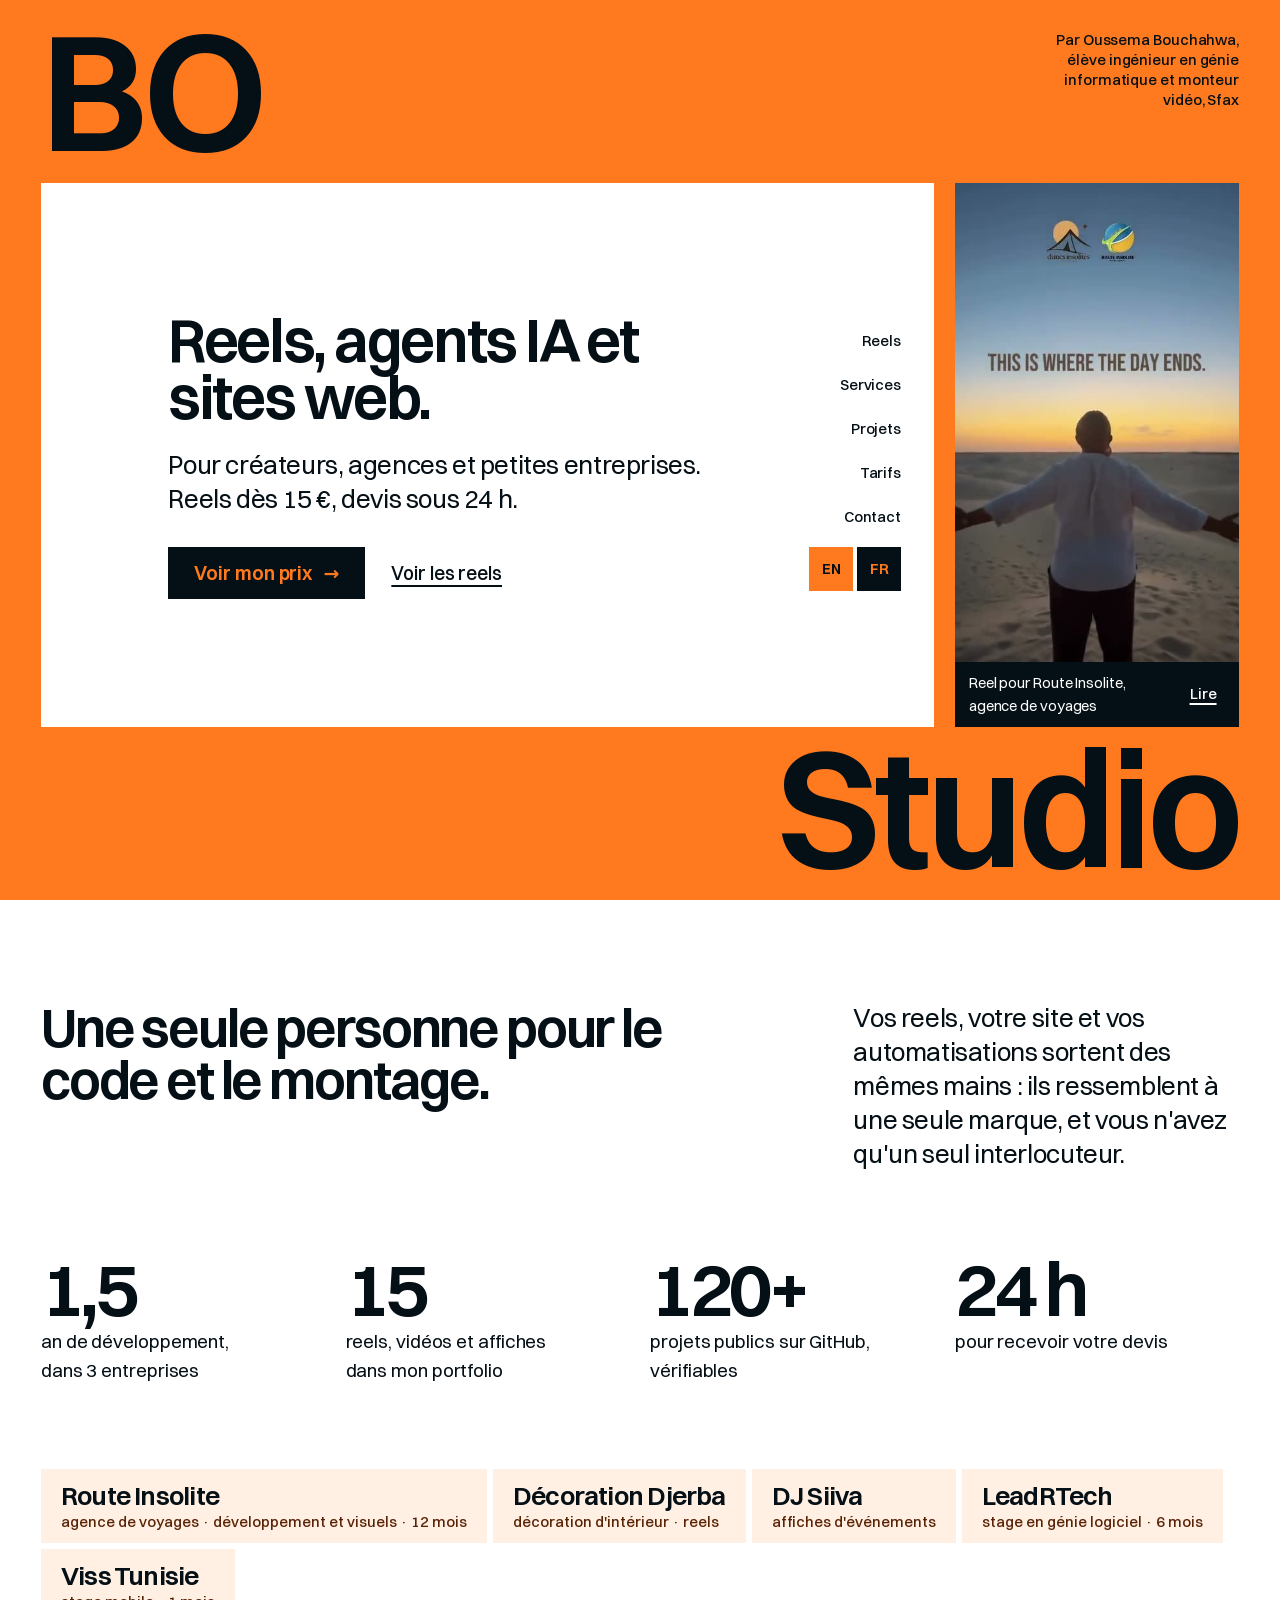
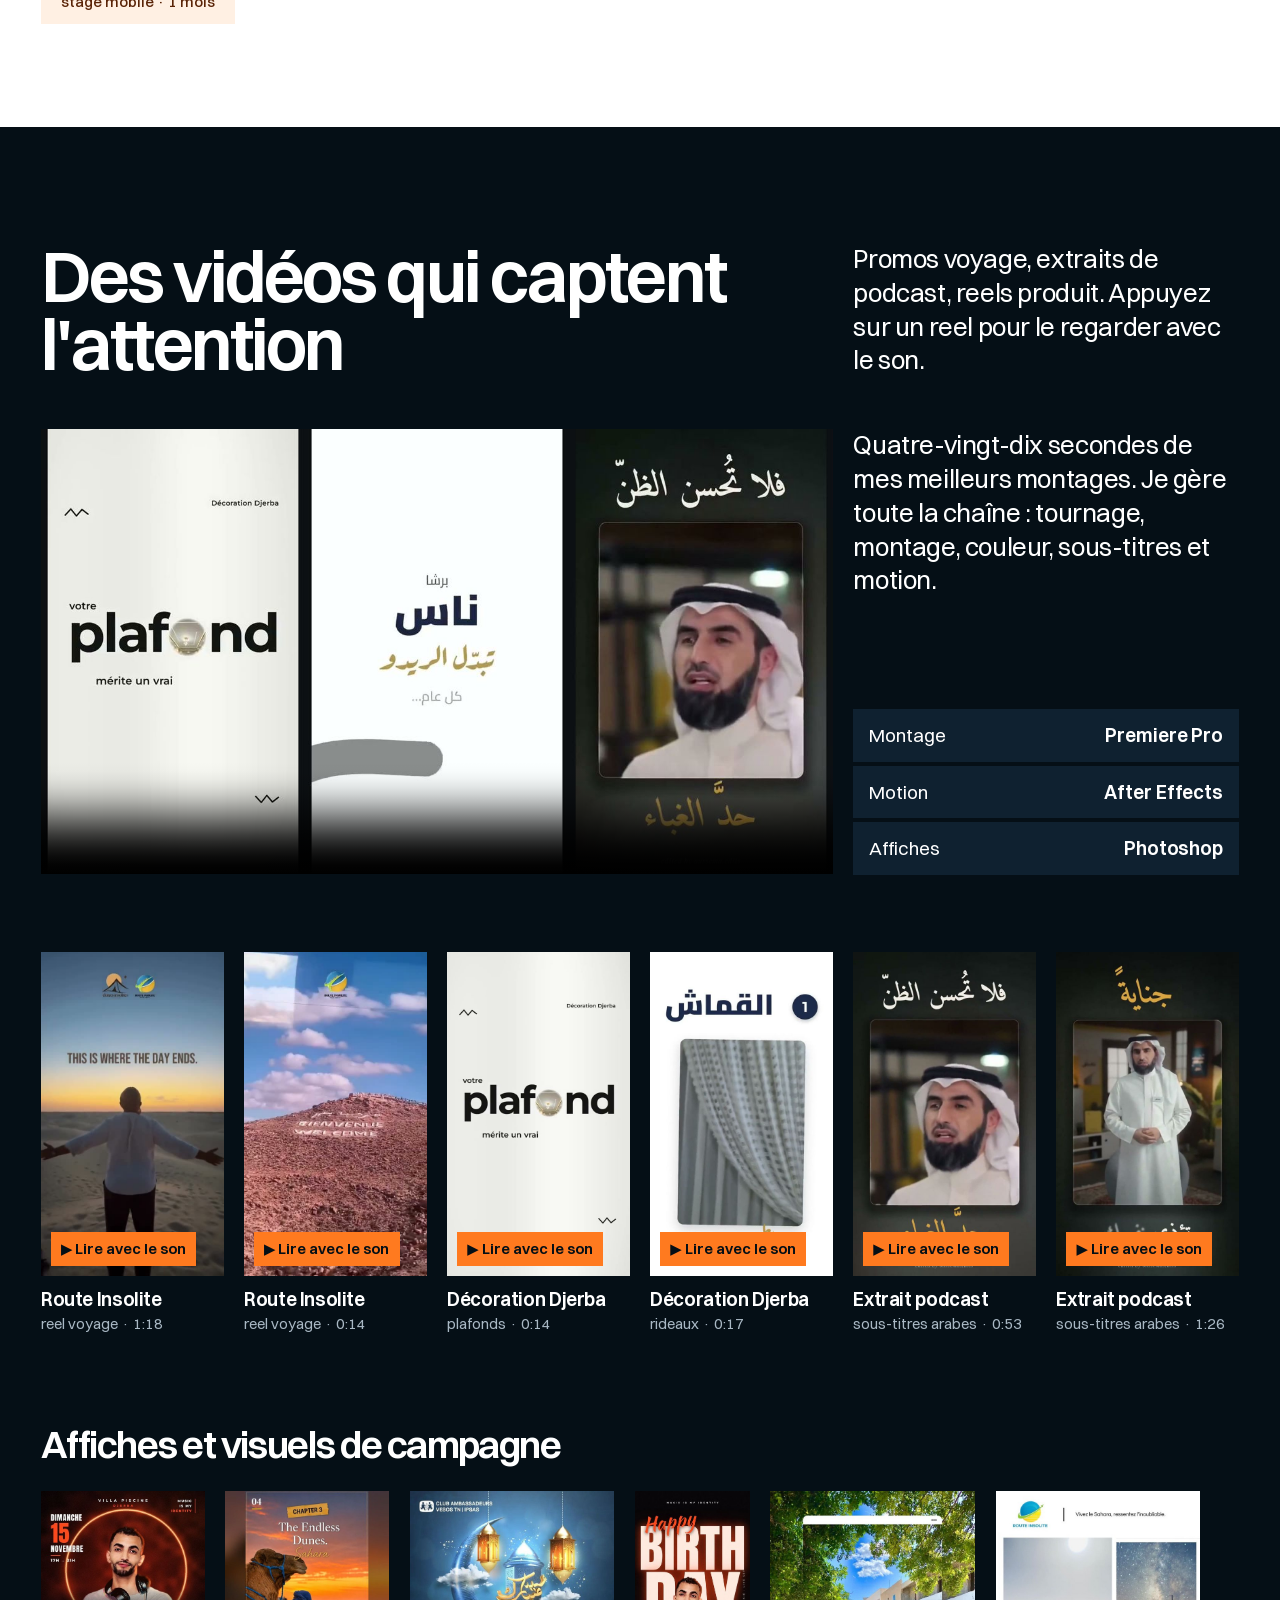
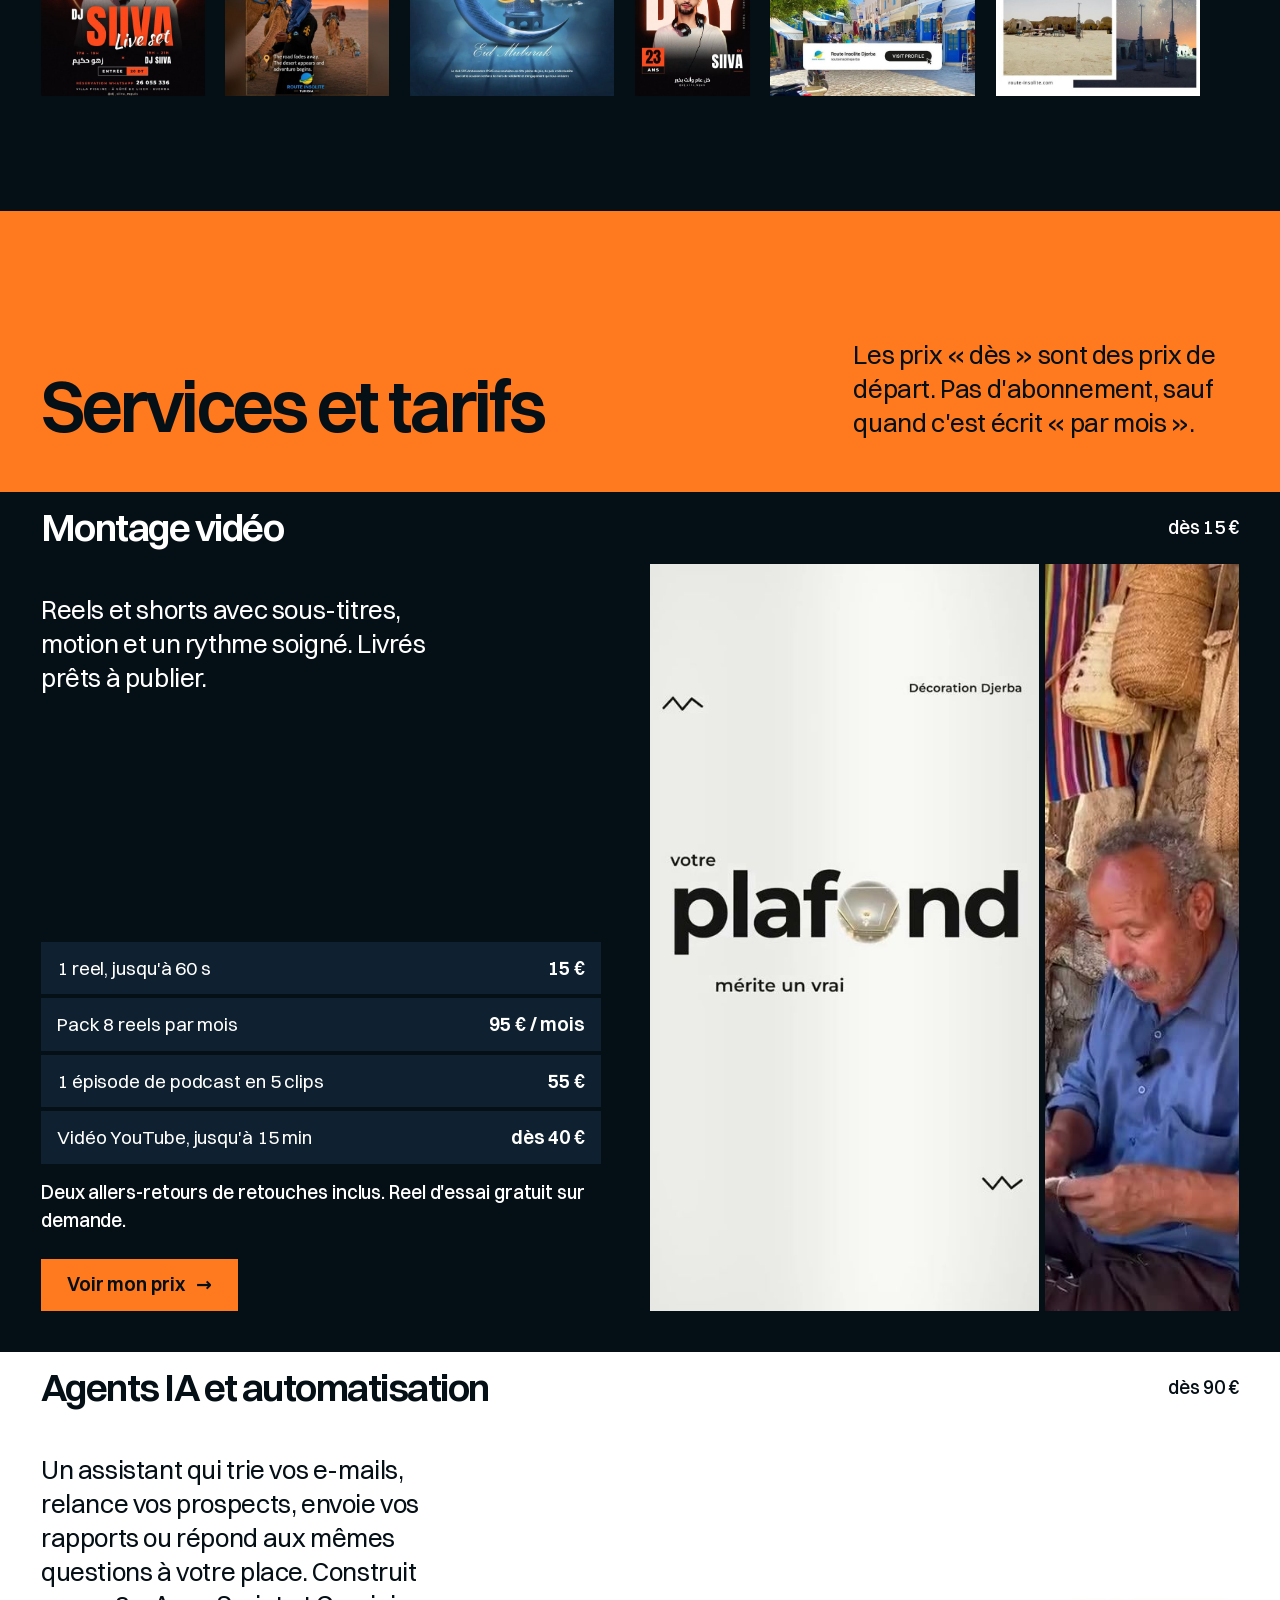
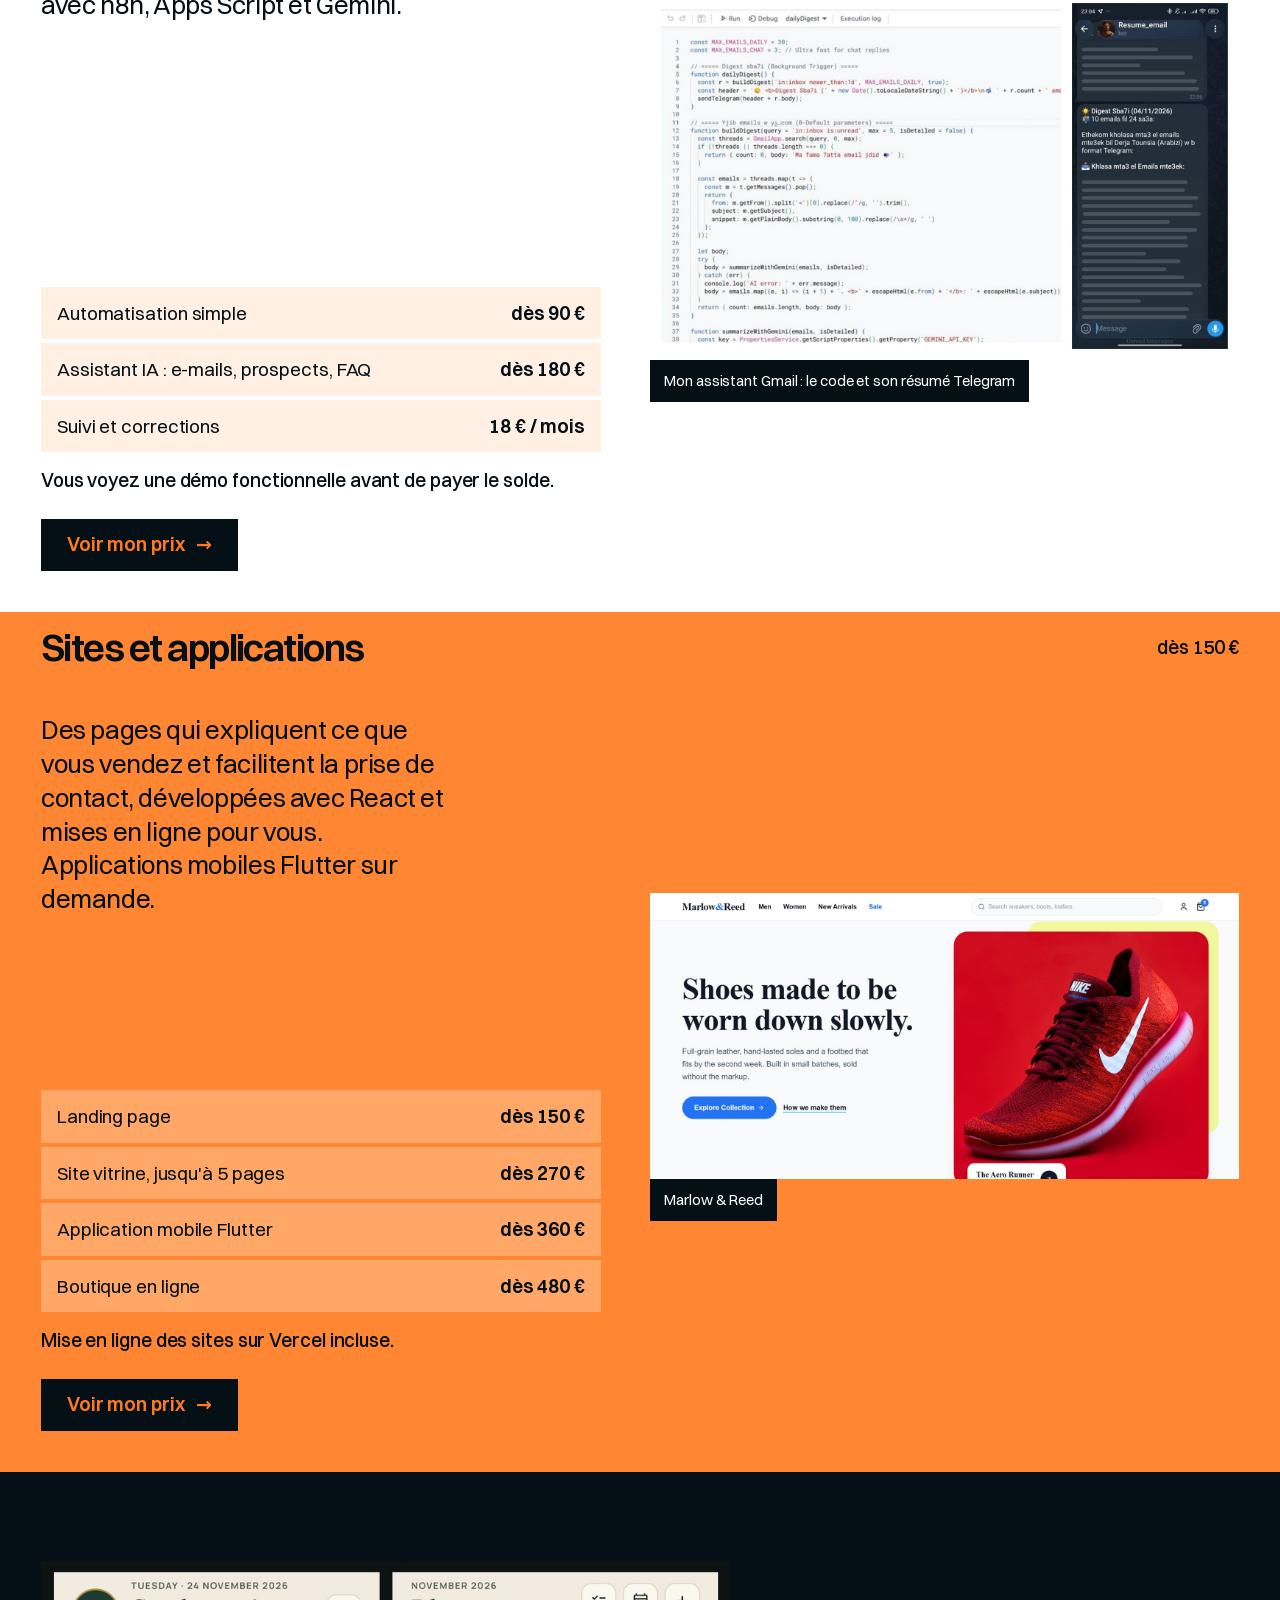
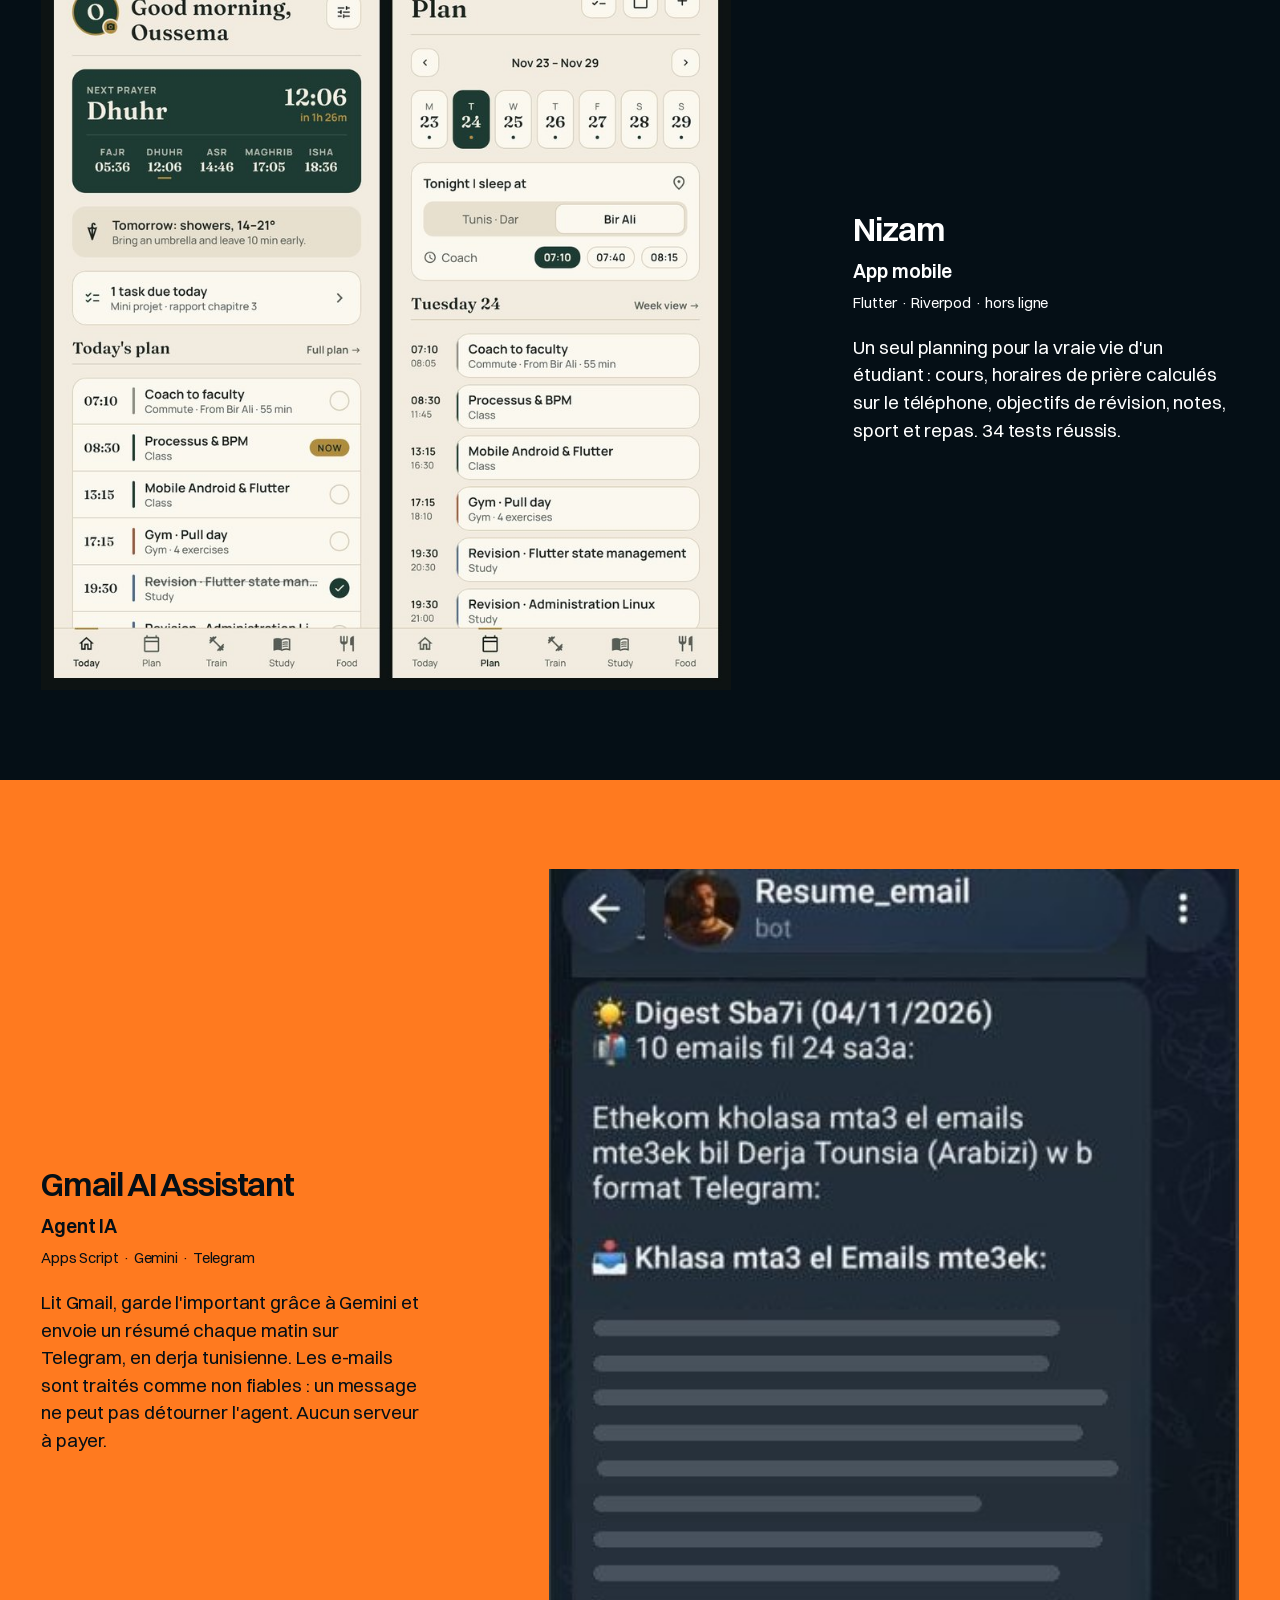
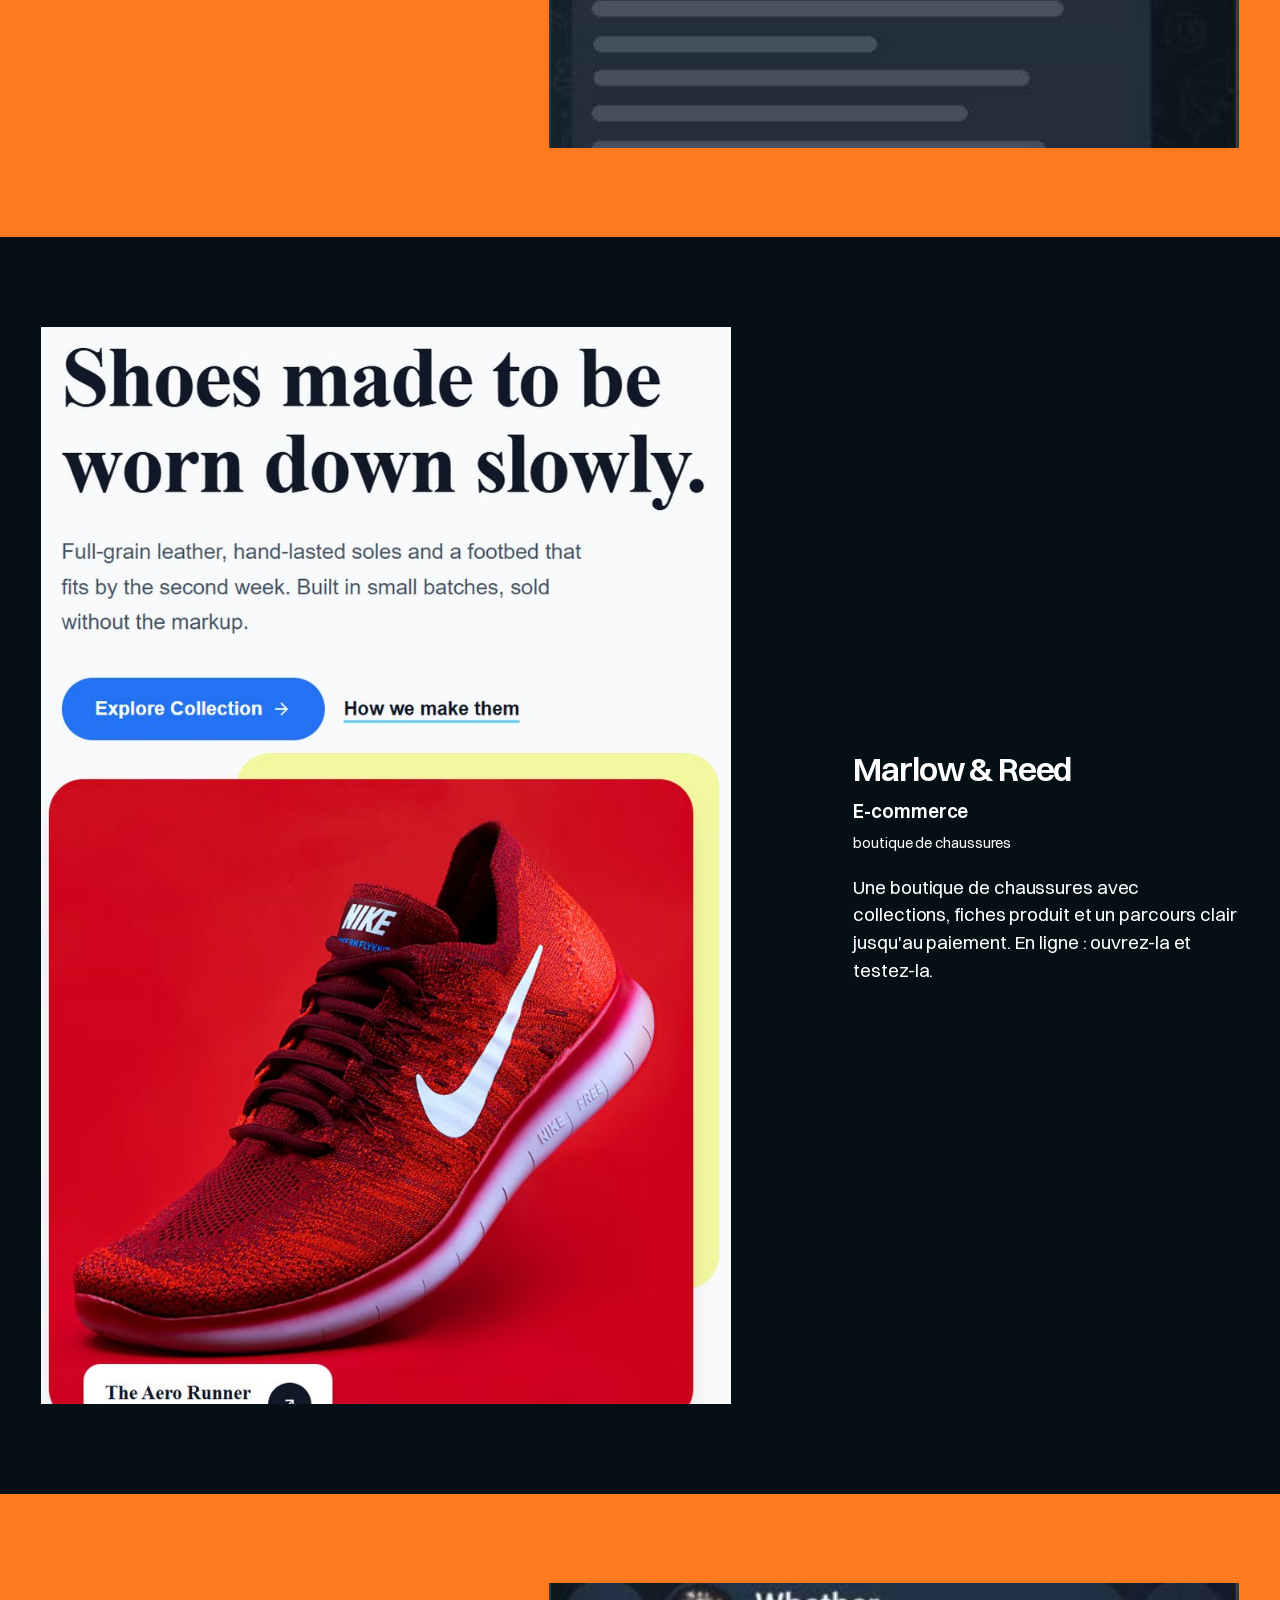
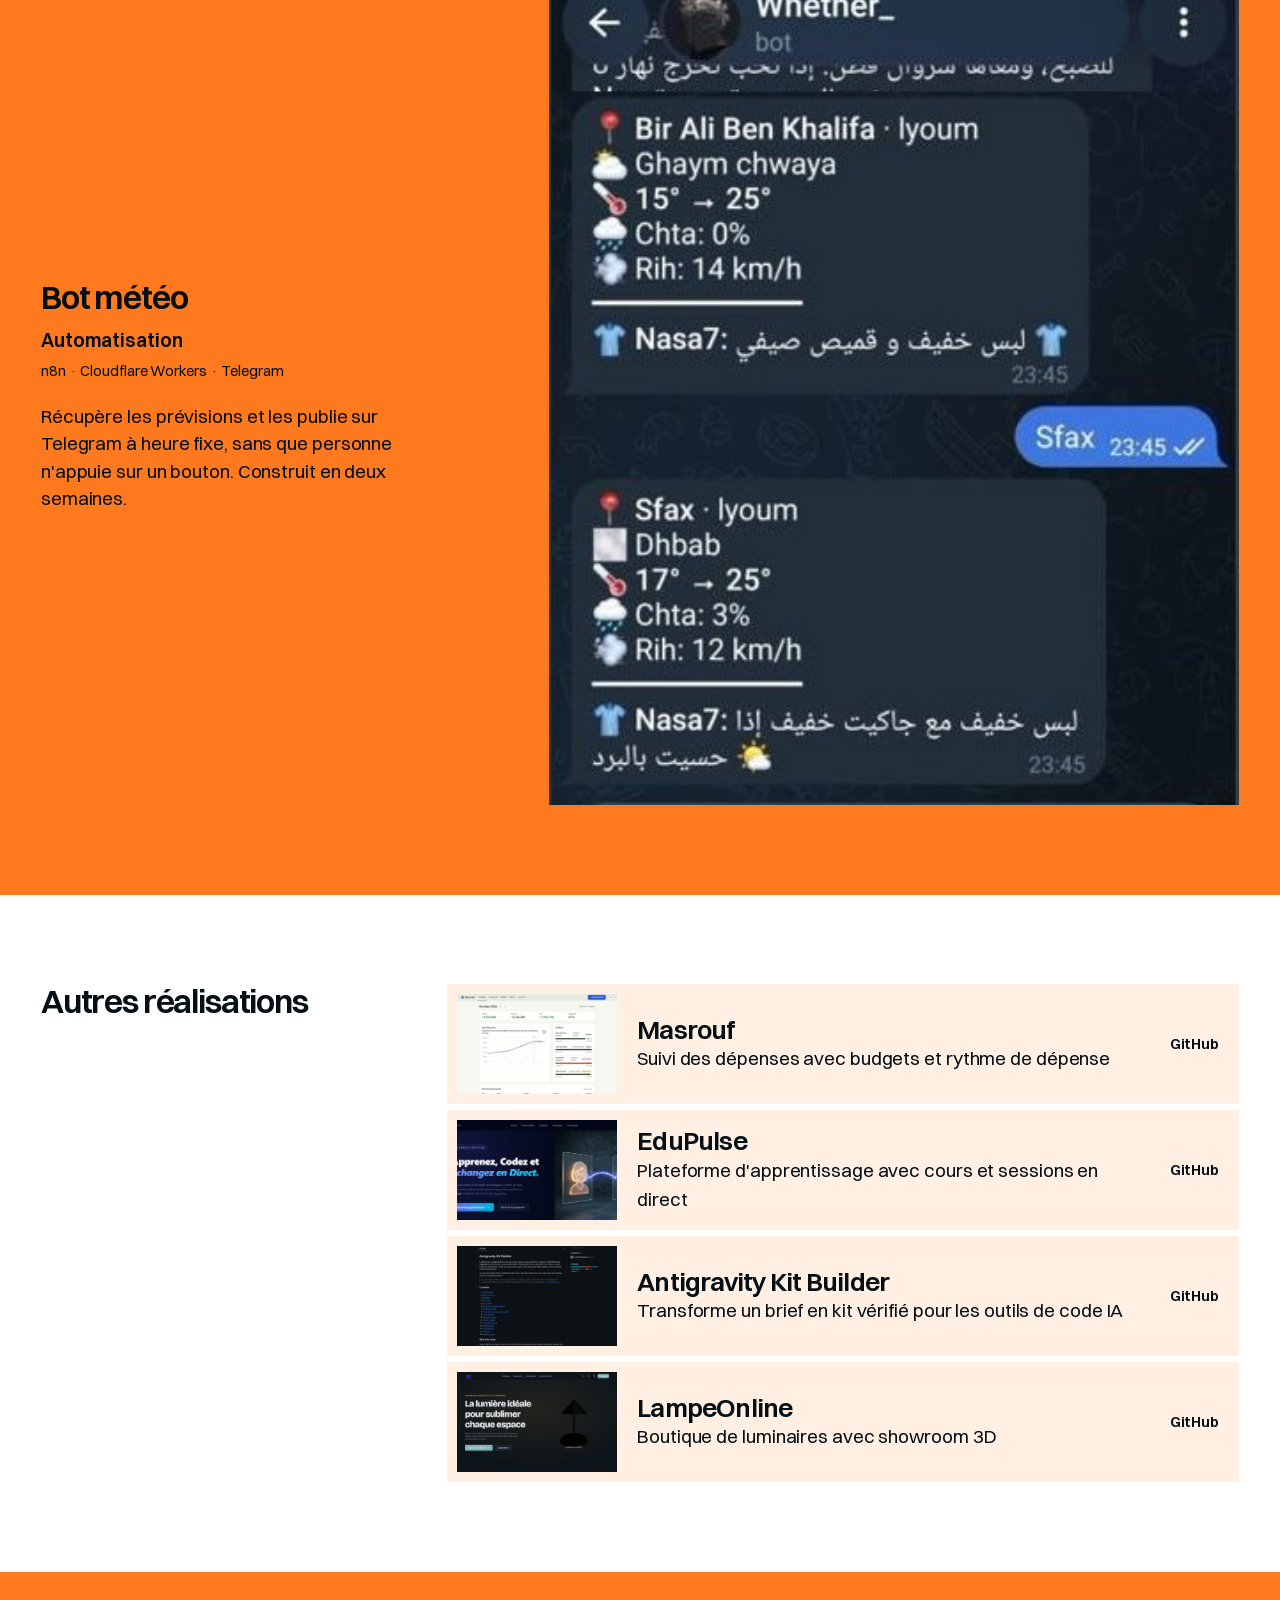
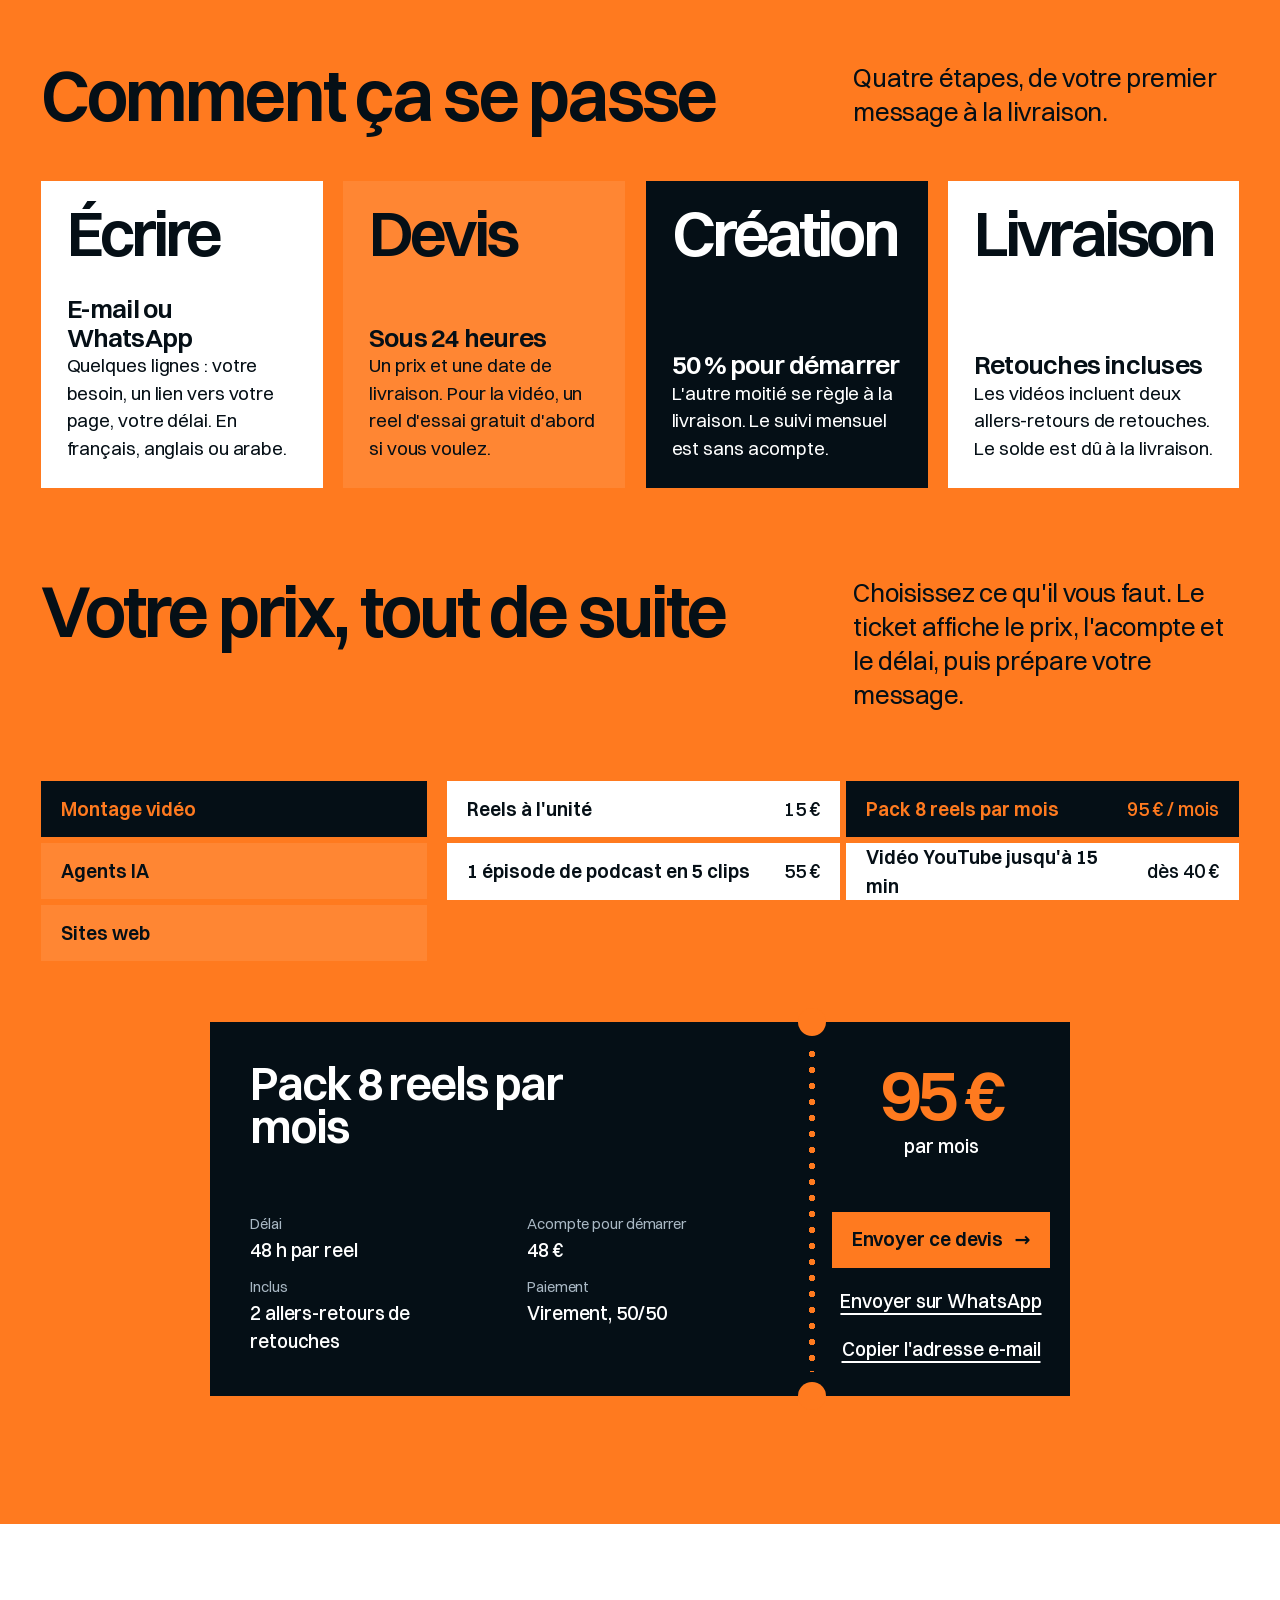
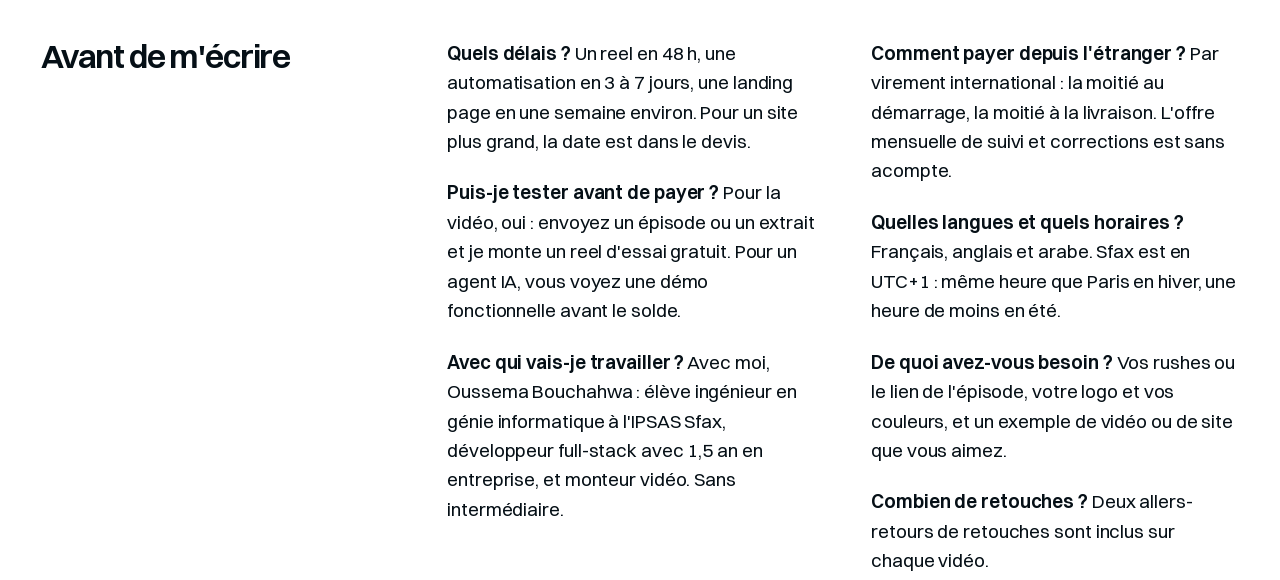
<file: fr/index.html>
<!doctype html>
<html lang="fr">
<head>
<meta charset="utf-8">
<meta name="viewport" content="width=device-width, initial-scale=1">
<title>BO Studio · Montage vidéo, agents IA et sites web</title>
<meta name="description" content="BO Studio : montage de reels, agents IA, sites web et applications pour créateurs, agences et petites entreprises. Reels dès 15 €, devis sous 24 h.">
<meta property="og:type" content="website">
<meta property="og:site_name" content="BO Studio">
<meta property="og:locale" content="fr_FR">
<meta property="og:locale:alternate" content="en_US">
<meta property="og:title" content="BO Studio · Montage vidéo, agents IA et sites web">
<meta property="og:description" content="BO Studio : montage de reels, agents IA, sites web et applications pour créateurs, agences et petites entreprises. Reels dès 15 €, devis sous 24 h.">
<!-- the site's address: when the domain changes, replace it everywhere in this head and in llms.template.txt -->
<link rel="canonical" href="https://oussemabouchahwa.github.io/bo-studio/fr/">
<link rel="alternate" hreflang="fr" href="https://oussemabouchahwa.github.io/bo-studio/fr/">
<link rel="alternate" hreflang="en" href="https://oussemabouchahwa.github.io/bo-studio/en/">
<link rel="alternate" hreflang="x-default" href="https://oussemabouchahwa.github.io/bo-studio/">
<meta property="og:url" content="https://oussemabouchahwa.github.io/bo-studio/fr/">
<meta property="og:image" content="https://oussemabouchahwa.github.io/bo-studio/img/og-image.jpg">
<meta property="og:image:width" content="1200">
<meta property="og:image:height" content="630">
<meta property="og:image:alt" content="BO Studio : montage vidéo, agents IA et sites web. Reels dès 15 €, devis sous 24 h.">
<meta name="twitter:card" content="summary_large_image">
<link rel="icon" type="image/svg+xml" href="../img/favicon.svg">
<link rel="apple-touch-icon" href="../img/apple-touch-icon.png">
<script>document.documentElement.classList.add('js');document.documentElement.lang='fr';</script>
<!-- preload the two main fonts; not from file://, where the browser blocks it -->
<script>if(location.protocol!=='file:')[400,600].forEach(function(w){var l=document.createElement('link');l.rel='preload';l.as='font';l.type='font/woff2';l.crossOrigin='anonymous';l.href='../fonts/switzer-latin-'+w+'-normal.woff2';document.head.appendChild(l)})</script>
<link rel="stylesheet" href="../css/styles.css">
<script type="application/ld+json">{"@context":"https://schema.org","@type":"ProfessionalService","@id":"https://oussemabouchahwa.github.io/bo-studio/#studio","name":"BO Studio","url":"https://oussemabouchahwa.github.io/bo-studio/fr/","description":"BO Studio : montage de reels, agents IA, sites web et applications pour créateurs, agences et petites entreprises. Reels dès 15 €, devis sous 24 h.","image":"https://oussemabouchahwa.github.io/bo-studio/img/og-image.jpg","logo":"https://oussemabouchahwa.github.io/bo-studio/img/apple-touch-icon.png","email":"oussema.bouchahwa@ipsas.tn","telephone":"+21653106229","address":{"@type":"PostalAddress","addressLocality":"Sfax","addressCountry":"TN"},"founder":{"@type":"Person","name":"Oussema Bouchahwa","description":"Élève ingénieur en génie informatique (IPSAS Sfax), développeur full-stack et monteur vidéo","knowsLanguage":["ar","en","fr"],"sameAs":["https://www.linkedin.com/in/bouchahwa-oussema-0216b3264/","https://github.com/OussEmabouchahwa","https://oussemabouchahwa.vercel.app"]},"sameAs":["https://www.instagram.com/oussema.edits/"],"hasOfferCatalog":{"@type":"OfferCatalog","name":"Services et tarifs","itemListElement":[{"@type":"OfferCatalog","name":"Montage vidéo","itemListElement":[{"@type":"Offer","itemOffered":{"@type":"Service","name":"Reels à l'unité"},"priceSpecification":{"@type":"UnitPriceSpecification","priceCurrency":"EUR","price":15}},{"@type":"Offer","itemOffered":{"@type":"Service","name":"Pack 8 reels par mois"},"priceSpecification":{"@type":"UnitPriceSpecification","priceCurrency":"EUR","price":95,"unitText":"par mois"}},{"@type":"Offer","itemOffered":{"@type":"Service","name":"1 épisode de podcast en 5 clips"},"priceSpecification":{"@type":"UnitPriceSpecification","priceCurrency":"EUR","price":55}},{"@type":"Offer","itemOffered":{"@type":"Service","name":"Vidéo YouTube jusqu'à 15 min"},"priceSpecification":{"@type":"UnitPriceSpecification","priceCurrency":"EUR","minPrice":40}}]},{"@type":"OfferCatalog","name":"Agents IA et automatisation","itemListElement":[{"@type":"Offer","itemOffered":{"@type":"Service","name":"Automatisation simple"},"priceSpecification":{"@type":"UnitPriceSpecification","priceCurrency":"EUR","minPrice":90}},{"@type":"Offer","itemOffered":{"@type":"Service","name":"Assistant IA : e-mails, prospects, FAQ"},"priceSpecification":{"@type":"UnitPriceSpecification","priceCurrency":"EUR","minPrice":180}},{"@type":"Offer","itemOffered":{"@type":"Service","name":"Suivi et corrections"},"priceSpecification":{"@type":"UnitPriceSpecification","priceCurrency":"EUR","price":18,"unitText":"par mois"}}]},{"@type":"OfferCatalog","name":"Sites et applications","itemListElement":[{"@type":"Offer","itemOffered":{"@type":"Service","name":"Landing page"},"priceSpecification":{"@type":"UnitPriceSpecification","priceCurrency":"EUR","minPrice":150}},{"@type":"Offer","itemOffered":{"@type":"Service","name":"Site vitrine, jusqu'à 5 pages"},"priceSpecification":{"@type":"UnitPriceSpecification","priceCurrency":"EUR","minPrice":270}},{"@type":"Offer","itemOffered":{"@type":"Service","name":"Application mobile Flutter"},"priceSpecification":{"@type":"UnitPriceSpecification","priceCurrency":"EUR","minPrice":360}},{"@type":"Offer","itemOffered":{"@type":"Service","name":"Boutique en ligne"},"priceSpecification":{"@type":"UnitPriceSpecification","priceCurrency":"EUR","minPrice":480}}]}]}}</script>
</head>
<body>

<header class="hero" id="top">
  <h1 class="name"><span class="a"><i>BO</i></span> <span class="b"><i>Studio</i></span></h1>
  <p class="who"><span lang="en">By Oussema Bouchahwa, computer engineering student and video editor, Sfax</span><span lang="fr">Par Oussema Bouchahwa, élève ingénieur en génie informatique et monteur vidéo, Sfax</span></p>
  <div class="stage">
    <div class="panel">
      <div class="say">
        <h2><span lang="en">Reels, AI agents and websites.</span><span lang="fr">Reels, agents IA et sites web.</span></h2>
        <p><span lang="en">For creators, agencies and small businesses. Reels from €15, a quote within 24 hours.</span><span lang="fr">Pour créateurs, agences et petites entreprises. Reels dès&nbsp;15&nbsp;€, devis sous 24&nbsp;h.</span></p>
        <div class="acts">
          <a class="btn" href="#quote"><span lang="en">Get my price</span><span lang="fr">Voir mon prix</span> <span class="arr" aria-hidden="true">→</span></a>
          <a class="tl-link" href="#edits"><span lang="en">Watch the reels</span><span lang="fr">Voir les reels</span></a>
        </div>
      </div>
      <nav aria-label="Sections">
        <a href="#edits"><span lang="en">Reels</span><span lang="fr">Reels</span></a>
        <a href="#services">Services</a>
        <a href="#work"><span lang="en">Projects</span><span lang="fr">Projets</span></a>
        <a href="#quote"><span lang="en">Prices</span><span lang="fr">Tarifs</span></a>
        <a href="#contact">Contact</a>
        <div class="langs" role="group" aria-label="Language" data-fr-label="Langue"><button type="button" data-set="en" aria-pressed="false">EN</button><button type="button" data-set="fr" aria-pressed="false">FR</button></div>
      </nav>
    </div>
    <figure>
      <video src="../img/v/hero-loop.mp4" poster="../img/v/reel-05.jpg" muted loop playsinline preload="none" width="540" height="960" aria-label="Route Insolite reel: a man in the Sahara at sunset" data-fr-label="Reel Route Insolite : un homme dans le Sahara au coucher du soleil"></video>
      <figcaption><p><span lang="en">Reel for Route Insolite, travel agency</span><span lang="fr">Reel pour Route Insolite, agence de voyages</span></p><button class="tl-link hv-toggle" type="button" hidden>Pause</button></figcaption>
    </figure>
  </div>
</header>

<main>
<section class="proof" aria-labelledby="proof-h">
  <h2 id="proof-h" data-reveal><span lang="en">One person who writes code and cuts film.</span><span lang="fr">Une seule personne pour le code et le montage.</span></h2>
  <p class="lede" data-reveal style="--d:.1s"><span lang="en">Your reels, your site and your automations come from the same hands, so they look like one brand and you have one person to call.</span><span lang="fr">Vos reels, votre site et vos automatisations sortent des mêmes mains&nbsp;: ils ressemblent à une seule marque, et vous n'avez qu'un seul interlocuteur.</span></p>
  <div class="stats">
    <div data-reveal><b><span lang="en">1.5</span><span lang="fr">1,5</span></b><span><span lang="en">years of development work across 3 companies</span><span lang="fr">an de développement, dans 3 entreprises</span></span></div>
    <div data-reveal style="--d:.08s"><b>15</b><span><span lang="en">reels, videos and posters in my portfolio</span><span lang="fr">reels, vidéos et affiches dans mon portfolio</span></span></div>
    <div data-reveal style="--d:.16s"><b>120+</b><span><span lang="en">public projects on GitHub you can check</span><span lang="fr">projets publics sur GitHub, vérifiables</span></span></div>
    <div data-reveal style="--d:.24s"><b>24 h</b><span><span lang="en">to get a quote for your project</span><span lang="fr">pour recevoir votre devis</span></span></div>
  </div>
  <ul class="clients" aria-label="Clients and companies" data-fr-label="Clients et entreprises">
    <li data-reveal>Route Insolite<small><span lang="en">travel agency · development and visuals · 12 months</span><span lang="fr">agence de voyages · développement et visuels · 12&nbsp;mois</span></small></li>
    <li data-reveal style="--d:.05s">Décoration Djerba<small><span lang="en">interior decoration · reels</span><span lang="fr">décoration d'intérieur · reels</span></small></li>
    <li data-reveal style="--d:.1s">DJ Siiva<small><span lang="en">event posters</span><span lang="fr">affiches d'événements</span></small></li>
    <li data-reveal style="--d:.15s">LeadRTech<small><span lang="en">software engineering internship · 6 months</span><span lang="fr">stage en génie logiciel · 6&nbsp;mois</span></small></li>
    <li data-reveal style="--d:.2s">Viss Tunisie<small><span lang="en">mobile internship · 1 month</span><span lang="fr">stage mobile · 1&nbsp;mois</span></small></li>
  </ul>
</section>

<section class="edits night" id="edits" aria-labelledby="ed-h">
  <div class="head">
    <h2 id="ed-h" data-reveal><span lang="en">Edits that hold attention</span><span lang="fr">Des vidéos qui captent l'attention</span></h2>
    <p data-reveal style="--d:.1s"><span lang="en">Travel promos, podcast clips, product reels. Tap any reel below to watch it with sound.</span><span lang="fr">Promos voyage, extraits de podcast, reels produit. Appuyez sur un reel pour le regarder avec le son.</span></p>
  </div>
  <div class="reel-main">
    <figure class="big"><video src="../img/v/showreel.mp4" poster="../img/v/showreel.jpg" controls playsinline preload="none" width="960" height="540" aria-label="Showreel, 90 seconds" data-fr-label="Bande démo, 90 secondes"></video></figure>
    <aside>
      <p data-reveal><span lang="en">Ninety seconds of my best edits. I handle the whole chain: shooting, cutting, colour, captions and motion.</span><span lang="fr">Quatre-vingt-dix secondes de mes meilleurs montages. Je gère toute la chaîne&nbsp;: tournage, montage, couleur, sous-titres et motion.</span></p>
      <ul class="tools">
        <li><span><span lang="en">Cutting</span><span lang="fr">Montage</span></span><b>Premiere Pro</b></li>
        <li><span>Motion</span><b>After Effects</b></li>
        <li><span><span lang="en">Posters</span><span lang="fr">Affiches</span></span><b>Photoshop</b></li>
      </ul>
    </aside>
  </div>
  <ul class="reels">
    <li><button class="reel" type="button" data-src="../img/v/reel-05.mp4"><span class="fr"><img src="../img/v/reel-05.jpg" alt="Route Insolite reel, the Sahara at sunset" data-fr-alt="Reel Route Insolite, le Sahara au coucher du soleil" width="478" height="850" loading="lazy"></span><span class="cap">Route Insolite<small><span lang="en">travel reel · 1:18</span><span lang="fr">reel voyage · 1:18</span></small></span></button></li>
    <li><button class="reel" type="button" data-src="../img/v/reel-06.mp4"><span class="fr"><img src="../img/v/reel-06.jpg" alt="Route Insolite reel, a hill with a welcome sign" data-fr-alt="Reel Route Insolite, une colline avec un message de bienvenue" width="478" height="850" loading="lazy"></span><span class="cap">Route Insolite<small><span lang="en">travel reel · 0:14</span><span lang="fr">reel voyage · 0:14</span></small></span></button></li>
    <li><button class="reel" type="button" data-src="../img/v/reel-03.mp4"><span class="fr"><img src="../img/v/reel-03.jpg" alt="Décoration Djerba reel about ceilings" data-fr-alt="Reel Décoration Djerba sur les plafonds" width="540" height="960" loading="lazy"></span><span class="cap">Décoration Djerba<small><span lang="en">ceilings · 0:14</span><span lang="fr">plafonds · 0:14</span></small></span></button></li>
    <li><button class="reel" type="button" data-src="../img/v/reel-04.mp4"><span class="fr"><img src="../img/v/reel-04.jpg" alt="Décoration Djerba reel about curtains" data-fr-alt="Reel Décoration Djerba sur les rideaux" width="540" height="960" loading="lazy"></span><span class="cap">Décoration Djerba<small><span lang="en">curtains · 0:17</span><span lang="fr">rideaux · 0:17</span></small></span></button></li>
    <li><button class="reel" type="button" data-src="../img/v/reel-01.mp4"><span class="fr"><img src="../img/v/reel-01.jpg" alt="Podcast reel with Arabic captions" data-fr-alt="Reel podcast sous-titré en arabe" width="540" height="960" loading="lazy"></span><span class="cap"><span lang="en">Podcast clip</span><span lang="fr">Extrait podcast</span><small><span lang="en">Arabic captions · 0:53</span><span lang="fr">sous-titres arabes · 0:53</span></small></span></button></li>
    <li><button class="reel" type="button" data-src="../img/v/reel-02.mp4"><span class="fr"><img src="../img/v/reel-02.jpg" alt="Second podcast reel with Arabic captions" data-fr-alt="Deuxième reel podcast sous-titré en arabe" width="540" height="960" loading="lazy"></span><span class="cap"><span lang="en">Podcast clip</span><span lang="fr">Extrait podcast</span><small><span lang="en">Arabic captions · 1:26</span><span lang="fr">sous-titres arabes · 1:26</span></small></span></button></li>
  </ul>
  <div class="posters">
    <h3 data-reveal><span lang="en">Posters and campaign visuals</span><span lang="fr">Affiches et visuels de campagne</span></h3>
    <img src="../img/poster-01.jpg" alt="DJ Siiva live set poster" data-fr-alt="Affiche d’un live set de DJ Siiva" width="480" height="600" loading="lazy">
    <img src="../img/poster-08.jpg" alt="Route Insolite poster, The Endless Dunes" data-fr-alt="Affiche Route Insolite, The Endless Dunes" width="480" height="600" loading="lazy">
    <img src="../img/poster-03.jpg" alt="Eid Mubarak poster for a student club" data-fr-alt="Affiche Aïd Moubarak pour un club étudiant" width="600" height="600" loading="lazy">
    <img src="../img/poster-02.jpg" alt="Birthday poster for DJ Siiva" data-fr-alt="Affiche d’anniversaire pour DJ Siiva" width="337" height="600" loading="lazy">
    <img src="../img/poster-06.jpg" alt="Route Insolite Djerba visual" data-fr-alt="Visuel Route Insolite à Djerba" width="600" height="600" loading="lazy">
    <img src="../img/poster-05.jpg" alt="Route Insolite Sahara visual" data-fr-alt="Visuel Route Insolite dans le Sahara" width="600" height="600" loading="lazy">
  </div>
</section>

<section class="services" id="services" aria-labelledby="svc-h">
  <div class="head">
    <h2 id="svc-h" data-reveal><span lang="en">What you can order</span><span lang="fr">Services et tarifs</span></h2>
    <p data-reveal style="--d:.1s"><span lang="en">Prices marked “from” are starting prices. No subscription unless it says per month.</span><span lang="fr">Les prix «&nbsp;dès&nbsp;» sont des prix de départ. Pas d'abonnement, sauf quand c'est écrit «&nbsp;par mois&nbsp;».</span></p>
  </div>

  <article class="sheet s1">
    <div class="band"><h3><span lang="en">Video editing</span><span lang="fr">Montage vidéo</span></h3><span><span lang="en">from €15</span><span lang="fr">dès&nbsp;15&nbsp;€</span></span></div>
    <div class="txt">
      <p data-reveal><span lang="en">Reels and shorts with captions, motion and a careful rhythm. Delivered ready to post.</span><span lang="fr">Reels et shorts avec sous-titres, motion et un rythme soigné. Livrés prêts à publier.</span></p>
      <div data-reveal style="--d:.1s">
        <ul class="prices">
          <li><span><span lang="en">1 reel, up to 60 s</span><span lang="fr">1 reel, jusqu'à 60&nbsp;s</span></span><b><span lang="en">€15</span><span lang="fr">15&nbsp;€</span></b></li>
          <li><span><span lang="en">Pack of 8 reels per month</span><span lang="fr">Pack 8 reels par mois</span></span><b><span lang="en">€95 / month</span><span lang="fr">95&nbsp;€&nbsp;/&nbsp;mois</span></b></li>
          <li><span><span lang="en">1 podcast episode into 5 clips</span><span lang="fr">1 épisode de podcast en 5 clips</span></span><b><span lang="en">€55</span><span lang="fr">55&nbsp;€</span></b></li>
          <li><span><span lang="en">YouTube video, up to 15 min</span><span lang="fr">Vidéo YouTube, jusqu'à 15&nbsp;min</span></span><b><span lang="en">from €40</span><span lang="fr">dès&nbsp;40&nbsp;€</span></b></li>
        </ul>
        <p class="note"><span lang="en">Two rounds of changes included. Free test reel on request.</span><span lang="fr">Deux allers-retours de retouches inclus. Reel d'essai gratuit sur demande.</span></p>
        <a class="btn inv" href="#quote" data-quote="video"><span lang="en">Get my price</span><span lang="fr">Voir mon prix</span> <span class="arr" aria-hidden="true">→</span></a>
      </div>
    </div>
    <figure class="pic"><img src="../img/v/reel-03.jpg" alt="Décoration Djerba reel frame" data-fr-alt="Image d’un reel Décoration Djerba" width="540" height="960" loading="lazy"><img src="../img/promo.jpg" alt="Route Insolite promo: a craftsman weaving" data-fr-alt="Promo Route Insolite : un artisan qui tresse" width="478" height="850" loading="lazy"><img src="../img/v/reel-01.jpg" alt="Podcast reel frame" data-fr-alt="Image d’un reel podcast" width="540" height="960" loading="lazy"></figure>
  </article>

  <article class="sheet s2">
    <div class="band"><h3><span lang="en">AI agents and automation</span><span lang="fr">Agents IA et automatisation</span></h3><span><span lang="en">from €90</span><span lang="fr">dès&nbsp;90&nbsp;€</span></span></div>
    <div class="txt">
      <p data-reveal><span lang="en">An assistant that sorts your emails, follows up on leads, sends reports or answers the same questions for you. Built with n8n, Apps Script and Gemini.</span><span lang="fr">Un assistant qui trie vos e-mails, relance vos prospects, envoie vos rapports ou répond aux mêmes questions à votre place. Construit avec n8n, Apps Script et Gemini.</span></p>
      <div data-reveal style="--d:.1s">
        <ul class="prices">
          <li><span><span lang="en">Simple automation</span><span lang="fr">Automatisation simple</span></span><b><span lang="en">from €90</span><span lang="fr">dès&nbsp;90&nbsp;€</span></b></li>
          <li><span><span lang="en">AI assistant: email, leads, FAQ</span><span lang="fr">Assistant IA&nbsp;: e-mails, prospects, FAQ</span></span><b><span lang="en">from €180</span><span lang="fr">dès&nbsp;180&nbsp;€</span></b></li>
          <li><span><span lang="en">Monitoring and fixes</span><span lang="fr">Suivi et corrections</span></span><b><span lang="en">€18 / month</span><span lang="fr">18&nbsp;€&nbsp;/&nbsp;mois</span></b></li>
        </ul>
        <p class="note"><span lang="en">You see a working demo before you pay the balance.</span><span lang="fr">Vous voyez une démo fonctionnelle avant de payer le solde.</span></p>
        <a class="btn" href="#quote" data-quote="ai"><span lang="en">Get my price</span><span lang="fr">Voir mon prix</span> <span class="arr" aria-hidden="true">→</span></a>
      </div>
    </div>
    <figure class="pic whole"><img src="../img/gmail-ai-assistant.jpg" alt="Gmail AI Assistant: Apps Script code and its Telegram digest" data-fr-alt="Gmail AI Assistant&nbsp;: code Apps Script et résumé sur Telegram" width="1600" height="1000" loading="lazy"><figcaption><span lang="en">My Gmail assistant: the code and its Telegram digest</span><span lang="fr">Mon assistant Gmail&nbsp;: le code et son résumé Telegram</span></figcaption></figure>
  </article>

  <article class="sheet s3">
    <div class="band"><h3><span lang="en">Websites and apps</span><span lang="fr">Sites et applications</span></h3><span><span lang="en">from €150</span><span lang="fr">dès&nbsp;150&nbsp;€</span></span></div>
    <div class="txt">
      <p data-reveal><span lang="en">Pages that explain what you sell and make it easy to get in touch, built with React and put online for you. Mobile apps in Flutter on request.</span><span lang="fr">Des pages qui expliquent ce que vous vendez et facilitent la prise de contact, développées avec React et mises en ligne pour vous. Applications mobiles Flutter sur demande.</span></p>
      <div data-reveal style="--d:.1s">
        <ul class="prices">
          <li><span>Landing page</span><b><span lang="en">from €150</span><span lang="fr">dès&nbsp;150&nbsp;€</span></b></li>
          <li><span><span lang="en">Business site, up to 5 pages</span><span lang="fr">Site vitrine, jusqu'à 5 pages</span></span><b><span lang="en">from €270</span><span lang="fr">dès&nbsp;270&nbsp;€</span></b></li>
          <li><span><span lang="en">Flutter mobile app</span><span lang="fr">Application mobile Flutter</span></span><b><span lang="en">from €360</span><span lang="fr">dès&nbsp;360&nbsp;€</span></b></li>
          <li><span><span lang="en">Online store</span><span lang="fr">Boutique en ligne</span></span><b><span lang="en">from €480</span><span lang="fr">dès&nbsp;480&nbsp;€</span></b></li>
        </ul>
        <p class="note"><span lang="en">Vercel hosting set up for websites, included.</span><span lang="fr">Mise en ligne des sites sur Vercel incluse.</span></p>
        <a class="btn" href="#quote" data-quote="web"><span lang="en">Get my price</span><span lang="fr">Voir mon prix</span> <span class="arr" aria-hidden="true">→</span></a>
      </div>
    </div>
    <figure class="pic whole"><img src="../img/site-01.jpg" alt="Marlow &amp; Reed, a footwear store I built" data-fr-alt="Marlow &amp; Reed, une boutique de chaussures que j'ai développée" width="1600" height="776" loading="lazy"><figcaption>Marlow &amp; Reed</figcaption></figure>
  </article>
</section>

<section class="work" id="work" aria-labelledby="work-h">
  <h2 class="sr" id="work-h"><span lang="en">Projects</span><span lang="fr">Projets</span></h2>
  <div class="plate">
    <picture><source media="(max-width:560px)" srcset="../img/hero-app-m.jpg" width="860" height="908"><img class="full" src="../img/hero-app.jpg" alt="Nizam app screens: today, plan, grades and food" data-fr-alt="Écrans de l’app Nizam : aujourd’hui, planning, notes et repas" width="1600" height="1000" loading="lazy"></picture>
    <div class="row"><small><span lang="en">Mobile app</span><span lang="fr">App mobile</span></small><h2><a href="https://github.com/OussEmabouchahwa/life-app" target="_blank" rel="noopener">Nizam</a></h2><span class="fact">Flutter · Riverpod · <span lang="en">works offline</span><span lang="fr">hors ligne</span></span></div>
    <div class="say"><p><span lang="en">One daily planner for a student's real life: classes, prayer times computed on the phone, study goals, grades, training and food. 34 tests passing.</span><span lang="fr">Un seul planning pour la vraie vie d'un étudiant&nbsp;: cours, horaires de prière calculés sur le téléphone, objectifs de révision, notes, sport et repas. 34 tests réussis.</span></p></div>
  </div>
  <div class="plate">
    <picture><source media="(max-width:560px)" srcset="../img/gmail-ai-assistant-m.jpg" width="389" height="495"><img class="full" src="../img/gmail-ai-assistant.jpg" alt="Gmail AI Assistant: Apps Script code and its Telegram digest" data-fr-alt="Gmail AI Assistant&nbsp;: code Apps Script et résumé sur Telegram" width="1600" height="1000" loading="lazy"></picture>
    <div class="row"><small><span lang="en">AI agent</span><span lang="fr">Agent IA</span></small><h2><a href="https://github.com/OussEmabouchahwa/Gmail-AI-Assistant" target="_blank" rel="noopener">Gmail AI Assistant</a></h2><span class="fact">Apps Script · Gemini · Telegram</span></div>
    <div class="say"><p><span lang="en">Reads Gmail, keeps only what matters with Gemini and sends a morning digest on Telegram, in Tunisian Derja. Emails are treated as untrusted, so a message cannot hijack the agent. No server to pay for.</span><span lang="fr">Lit Gmail, garde l'important grâce à Gemini et envoie un résumé chaque matin sur Telegram, en derja tunisienne. Les e-mails sont traités comme non fiables&nbsp;: un message ne peut pas détourner l'agent. Aucun serveur à payer.</span></p></div>
  </div>
  <div class="plate">
    <picture><source media="(max-width:560px)" srcset="../img/site-01-m.jpg" width="860" height="1342"><img class="full" src="../img/site-01.jpg" alt="Marlow &amp; Reed store home page" data-fr-alt="Page d’accueil de la boutique Marlow &amp; Reed" width="1600" height="776" loading="lazy"></picture>
    <div class="row"><small>E-commerce</small><h2><a href="https://e-comerce-ten-rust.vercel.app" target="_blank" rel="noopener">Marlow &amp; Reed</a></h2><span class="fact"><span lang="en">footwear store</span><span lang="fr">boutique de chaussures</span></span></div>
    <div class="say"><p><span lang="en">A footwear store with collections, product pages and a clear path to checkout. Live online, open it and try it.</span><span lang="fr">Une boutique de chaussures avec collections, fiches produit et un parcours clair jusqu'au paiement. En ligne&nbsp;: ouvrez-la et testez-la.</span></p></div>
  </div>
  <div class="plate">
    <picture><source media="(max-width:560px)" srcset="../img/weather-bot-m.jpg" width="389" height="463"><img class="full" src="../img/weather-bot.jpg" alt="Weather bot: Worker code and its Telegram answers" data-fr-alt="Bot météo : code du Worker et réponses sur Telegram" width="1600" height="1000" loading="lazy"></picture>
    <div class="row"><small><span lang="en">Automation</span><span lang="fr">Automatisation</span></small><h2><a href="https://github.com/OussEmabouchahwa/weather_bot.py" target="_blank" rel="noopener"><span lang="en">Weather bot</span><span lang="fr">Bot météo</span></a></h2><span class="fact">n8n · Cloudflare Workers · Telegram</span></div>
    <div class="say"><p><span lang="en">Fetches the forecast and posts it to Telegram on a schedule, with nobody pressing a button. Built in two weeks.</span><span lang="fr">Récupère les prévisions et les publie sur Telegram à heure fixe, sans que personne n'appuie sur un bouton. Construit en deux semaines.</span></p></div>
  </div>

  <div class="also">
    <h2 data-reveal><span lang="en">Also built</span><span lang="fr">Autres réalisations</span></h2>
    <ul>
      <li><a href="https://github.com/OussEmabouchahwa/Expense-Tracker-Web-Application" target="_blank" rel="noopener"><img src="../img/site-03.jpg" alt="Masrouf dashboard" data-fr-alt="Tableau de bord Masrouf" width="1600" height="1000" loading="lazy"><span><b>Masrouf</b><span lang="en">Expense tracker with budgets and spending pace</span><span lang="fr">Suivi des dépenses avec budgets et rythme de dépense</span></span><em>GitHub</em></a></li>
      <li><a href="https://github.com/OussEmabouchahwa/eduplus" target="_blank" rel="noopener"><img src="../img/site-02.jpg" alt="EduPulse landing page" data-fr-alt="Page d’accueil EduPulse" width="1352" height="845" loading="lazy"><span><b>EduPulse</b><span lang="en">Learning platform with courses and live sessions</span><span lang="fr">Plateforme d'apprentissage avec cours et sessions en direct</span></span><em>GitHub</em></a></li>
      <li><a href="https://github.com/OussEmabouchahwa/Antigravity-Kit-Builder" target="_blank" rel="noopener"><img src="../img/antigravity-kit-builder.jpg" alt="Antigravity Kit Builder readme" data-fr-alt="Présentation d’Antigravity Kit Builder" width="1600" height="1000" loading="lazy"><span><b>Antigravity Kit Builder</b><span lang="en">Turns a project brief into a verified kit for AI coding tools</span><span lang="fr">Transforme un brief en kit vérifié pour les outils de code IA</span></span><em>GitHub</em></a></li>
      <li><a href="https://github.com/OussEmabouchahwa/e-commerce-LampeOnline-" target="_blank" rel="noopener"><img src="../img/lampe-online.jpg" alt="LampeOnline home page" data-fr-alt="Page d’accueil LampeOnline" width="1600" height="1000" loading="lazy"><span><b>LampeOnline</b><span lang="en">Lighting store with a 3D showroom</span><span lang="fr">Boutique de luminaires avec showroom 3D</span></span><em>GitHub</em></a></li>
    </ul>
  </div>
</section>

<section class="process" id="process" aria-labelledby="pr-h">
  <div class="head">
    <h2 id="pr-h" data-reveal><span lang="en">How we work together</span><span lang="fr">Comment ça se passe</span></h2>
    <p data-reveal style="--d:.1s"><span lang="en">Four steps, from your first message to delivery.</span><span lang="fr">Quatre étapes, de votre premier message à la livraison.</span></p>
  </div>
  <ol class="steps">
    <li><h3><span lang="en">Write</span><span lang="fr">Écrire</span></h3><div><strong><span lang="en">Email or WhatsApp</span><span lang="fr">E-mail ou WhatsApp</span></strong><p><span lang="en">A few lines: what you need, a link to your page, your deadline. English, French or Arabic.</span><span lang="fr">Quelques lignes&nbsp;: votre besoin, un lien vers votre page, votre délai. En français, anglais ou arabe.</span></p></div></li>
    <li><h3><span lang="en">Quote</span><span lang="fr">Devis</span></h3><div><strong><span lang="en">Within 24 hours</span><span lang="fr">Sous 24 heures</span></strong><p><span lang="en">A price and a delivery date. For video, a free test reel first if you want.</span><span lang="fr">Un prix et une date de livraison. Pour la vidéo, un reel d'essai gratuit d'abord si vous voulez.</span></p></div></li>
    <li><h3><span lang="en">Build</span><span lang="fr">Création</span></h3><div><strong><span lang="en">50% to start</span><span lang="fr">50&nbsp;% pour démarrer</span></strong><p><span lang="en">The other half is paid on delivery. Monthly monitoring has no deposit.</span><span lang="fr">L'autre moitié se règle à la livraison. Le suivi mensuel est sans acompte.</span></p></div></li>
    <li><h3><span lang="en">Deliver</span><span lang="fr">Livraison</span></h3><div><strong><span lang="en">Changes included</span><span lang="fr">Retouches incluses</span></strong><p><span lang="en">Videos come with two rounds of changes. The balance is due on delivery.</span><span lang="fr">Les vidéos incluent deux allers-retours de retouches. Le solde est dû à la livraison.</span></p></div></li>
  </ol>
</section>

<section class="pricing" id="quote" aria-labelledby="q-h">
  <h2 id="q-h" data-reveal><span lang="en">Get your price now</span><span lang="fr">Votre prix, tout de suite</span></h2>
  <p data-reveal style="--d:.1s"><span lang="en">Choose what you need. The ticket shows the price, the deposit and the delivery time, then prepares your message to me.</span><span lang="fr">Choisissez ce qu'il vous faut. Le ticket affiche le prix, l'acompte et le délai, puis prépare votre message.</span></p>
  <div class="picker">
    <div class="cats" role="group" aria-label="Service">
      <button type="button" data-cat="video" aria-pressed="true"><span lang="en">Video editing</span><span lang="fr">Montage vidéo</span></button>
      <button type="button" data-cat="ai" aria-pressed="false"><span lang="en">AI agents</span><span lang="fr">Agents IA</span></button>
      <button type="button" data-cat="web" aria-pressed="false"><span lang="en">Websites</span><span lang="fr">Sites web</span></button>
    </div>
    <div class="offers" role="group" aria-label="Offer" data-fr-label="Offre"></div>
    <div class="qty" hidden><button type="button" data-q="-1" aria-label="One less" data-fr-label="Un de moins">−</button><output aria-live="polite">4 reels</output><button type="button" data-q="1" aria-label="One more" data-fr-label="Un de plus">+</button></div>
    <button class="tl-link hint" type="button" hidden></button>
  </div>
  <div class="ticket">
    <div class="main">
      <h3 id="t-title" aria-live="polite"><span lang="en">Pack of 8 reels per month</span><span lang="fr">Pack 8 reels par mois</span></h3>
      <dl>
        <div><dt><span lang="en">Delivery</span><span lang="fr">Délai</span></dt><dd id="t-time"><span lang="en">48 h per reel</span><span lang="fr">48&nbsp;h par reel</span></dd></div>
        <div><dt><span lang="en">Deposit to start</span><span lang="fr">Acompte pour démarrer</span></dt><dd id="t-dep">€48</dd></div>
        <div><dt><span lang="en">Included</span><span lang="fr">Inclus</span></dt><dd id="t-inc"><span lang="en">2 rounds of changes</span><span lang="fr">2 allers-retours de retouches</span></dd></div>
        <div><dt><span lang="en">Payment</span><span lang="fr">Paiement</span></dt><dd id="t-pay"><span lang="en">Bank transfer, 50/50</span><span lang="fr">Virement, 50/50</span></dd></div>
      </dl>
    </div>
    <div class="stub">
      <div class="price"><span id="t-price">€95</span><small id="t-per"><span lang="en">per month</span><span lang="fr">par mois</span></small></div>
      <div class="send">
        <a class="btn inv" id="t-send" href="mailto:oussema.bouchahwa@ipsas.tn?subject=Quote"><span lang="en">Send this quote</span><span lang="fr">Envoyer ce devis</span> <span class="arr" aria-hidden="true">→</span></a>
        <a class="tl-link" id="t-wa" href="https://wa.me/21653106229" target="_blank" rel="noopener"><span lang="en">Send on WhatsApp</span><span lang="fr">Envoyer sur WhatsApp</span></a>
        <button class="tl-link" id="t-copy" type="button"><span lang="en">Copy email address</span><span lang="fr">Copier l'adresse e-mail</span></button>
        <p id="t-status" role="status"></p>
      </div>
    </div>
    <span class="notch t" aria-hidden="true"></span><span class="notch b" aria-hidden="true"></span><span class="perf" aria-hidden="true"></span>
  </div>
</section>

<section class="faq" id="faq" aria-labelledby="faq-h">
  <h2 id="faq-h"><span lang="en">Before you write</span><span lang="fr">Avant de m'écrire</span></h2>
  <div class="cols">
    <p><b><span lang="en">How fast is delivery?</span><span lang="fr">Quels délais&nbsp;?</span></b> <span lang="en">A reel takes 48 hours, an automation 3 to 7 days, a landing page about a week. Bigger sites get a date in the quote.</span><span lang="fr">Un reel en 48&nbsp;h, une automatisation en 3 à 7&nbsp;jours, une landing page en une semaine environ. Pour un site plus grand, la date est dans le devis.</span></p>
    <p><b><span lang="en">Can I try before I pay?</span><span lang="fr">Puis-je tester avant de payer&nbsp;?</span></b> <span lang="en">For video, yes: send one episode or clip and I cut a free test reel. For AI agents, you see a working demo before the balance.</span><span lang="fr">Pour la vidéo, oui&nbsp;: envoyez un épisode ou un extrait et je monte un reel d'essai gratuit. Pour un agent IA, vous voyez une démo fonctionnelle avant le solde.</span></p>
    <p><b><span lang="en">Who will I work with?</span><span lang="fr">Avec qui vais-je travailler&nbsp;?</span></b> <span lang="en">With me, Oussema Bouchahwa: computer engineering student at IPSAS Sfax, full-stack developer with 1.5 years in company teams, and video editor. No middleman.</span><span lang="fr">Avec moi, Oussema Bouchahwa&nbsp;: élève ingénieur en génie informatique à l'IPSAS Sfax, développeur full-stack avec 1,5&nbsp;an en entreprise, et monteur vidéo. Sans intermédiaire.</span></p>
    <p><b><span lang="en">How do I pay from abroad?</span><span lang="fr">Comment payer depuis l'étranger&nbsp;?</span></b> <span lang="en">By international bank transfer: half to start, half on delivery. The monthly monitoring and fixes service has no deposit.</span><span lang="fr">Par virement international&nbsp;: la moitié au démarrage, la moitié à la livraison. L'offre mensuelle de suivi et corrections est sans acompte.</span></p>
    <p><b><span lang="en">Which languages and hours?</span><span lang="fr">Quelles langues et quels horaires&nbsp;?</span></b> <span lang="en">English, French and Arabic. Sfax is on UTC+1: the same time as Paris in winter, one hour behind in summer.</span><span lang="fr">Français, anglais et arabe. Sfax est en UTC+1&nbsp;: même heure que Paris en hiver, une heure de moins en été.</span></p>
    <p><b><span lang="en">What do you need from me?</span><span lang="fr">De quoi avez-vous besoin&nbsp;?</span></b> <span lang="en">Your raw footage or a link to the episode, your logo and colours, and an example of a video or site you like.</span><span lang="fr">Vos rushes ou le lien de l'épisode, votre logo et vos couleurs, et un exemple de vidéo ou de site que vous aimez.</span></p>
    <p><b><span lang="en">How many changes can I ask for?</span><span lang="fr">Combien de retouches&nbsp;?</span></b> <span lang="en">Two rounds of changes are included on every video.</span><span lang="fr">Deux allers-retours de retouches sont inclus sur chaque vidéo.</span></p>
    <p><b><span lang="en">Do you work with agencies?</span><span lang="fr">Travaillez-vous avec des agences&nbsp;?</span></b> <span lang="en">Yes, under your brand. I deliver to you, and your client sees only your name.</span><span lang="fr">Oui, en marque blanche. Je vous livre, et votre client ne voit que votre nom.</span></p>
  </div>
</section>

<section class="contact night" id="contact" aria-labelledby="c-h">
  <div class="clocks">
    <h2 id="c-h" data-reveal><span lang="en">Sfax and Paris time</span><span lang="fr">L'heure à Sfax et à Paris</span></h2>
    <div class="clock"><span>Sfax</span><time id="clk-sfax">--<i>:</i>--</time></div>
    <div class="clock"><span>Paris</span><time id="clk-paris">--<i>:</i>--</time></div>
    <p><span lang="en">Send your project in a few lines and get a quote within 24 hours.</span><span lang="fr">Décrivez votre projet en quelques lignes et recevez un devis sous 24&nbsp;h.</span></p>
  </div>
  <aside class="card">
    <h3><span lang="en">Let's talk</span><span lang="fr">Parlons-en</span></h3>
    <dl>
      <div><dt><span lang="en">Email</span><span lang="fr">E-mail</span></dt><dd><a href="mailto:oussema.bouchahwa@ipsas.tn">oussema.bouchahwa@ipsas.tn</a></dd></div>
      <div><dt>WhatsApp</dt><dd><a href="https://wa.me/21653106229" target="_blank" rel="noopener">+216 53 106 229</a></dd></div>
      <div><dt>Instagram</dt><dd><a href="https://www.instagram.com/oussema.edits/" target="_blank" rel="noopener">@oussema.edits</a></dd></div>
      <div><dt>LinkedIn</dt><dd><a href="https://www.linkedin.com/in/bouchahwa-oussema-0216b3264/" target="_blank" rel="noopener">Oussema Bouchahwa</a></dd></div>
      <div><dt>GitHub</dt><dd><a href="https://github.com/OussEmabouchahwa" target="_blank" rel="noopener">OussEmabouchahwa</a></dd></div>
      <div><dt>Portfolio</dt><dd><a href="https://oussemabouchahwa.vercel.app" target="_blank" rel="noopener">oussemabouchahwa.vercel.app</a></dd></div>
    </dl>
    <a class="btn inv" href="mailto:oussema.bouchahwa@ipsas.tn"><span lang="en">Write an email</span><span lang="fr">M'écrire par e-mail</span> <span class="arr" aria-hidden="true">→</span></a>
  </aside>
</section>
</main>

<footer>
  <h2 data-reveal><span lang="en">Got a project in mind?</span><span lang="fr">Un projet en tête&nbsp;?</span></h2>
  <div class="go" data-reveal style="--d:.1s"><a class="btn" href="#quote"><span lang="en">Get my price</span><span lang="fr">Voir mon prix</span> <span class="arr" aria-hidden="true">→</span></a></div>
  <ul>
    <li><a href="mailto:oussema.bouchahwa@ipsas.tn"><span lang="en">Email</span><span lang="fr">E-mail</span></a></li>
    <li><a href="https://wa.me/21653106229" target="_blank" rel="noopener">WhatsApp</a></li>
    <li><a href="https://www.instagram.com/oussema.edits/" target="_blank" rel="noopener">Instagram</a></li>
    <li><a href="https://www.linkedin.com/in/bouchahwa-oussema-0216b3264/" target="_blank" rel="noopener">LinkedIn</a></li>
    <li><a href="https://github.com/OussEmabouchahwa" target="_blank" rel="noopener">GitHub</a></li>
  </ul>
  <div class="legal"><span>© 2026 BO Studio · Oussema Bouchahwa · Sfax, <span lang="en">Tunisia</span><span lang="fr">Tunisie</span></span><a href="#top"><span lang="en">Back to top</span><span lang="fr">Haut de page</span></a></div>
  <div class="word" aria-hidden="true">BO Studio</div>
</footer>

<script src="../js/main.js"></script>
</body>
</html>
</file>
<file: css/styles.css>
/* BO Studio · styles. Tokens first; see docs/DESIGN_SYSTEM.md before changing anything. */
@font-face{font-family:"Switzer";src:url(../fonts/switzer-latin-400-normal.woff2) format("woff2");font-weight:400;font-display:swap}
@font-face{font-family:"Switzer";src:url(../fonts/switzer-latin-500-normal.woff2) format("woff2");font-weight:500;font-display:swap}
@font-face{font-family:"Switzer";src:url(../fonts/switzer-latin-600-normal.woff2) format("woff2");font-weight:600;font-display:swap}

/* 60 orange ground · 30 paper and night fields · 10 blue-black actions */
:root{
  --bg:#ff7a1f; --surface:#ff8633; --ink:#050f16; --muted:#5a2306;
  --paper:#ffffff; --paper-ink:#050f16; --night:#050f16; --night-ink:#ffffff; --night-2:#0f2130; --night-mute:#a9b8c4;
  --accent:#050f16; --accent-ink:#ff7a1f;
  --m:clamp(16px,3.2vw,44px);
  --gap:clamp(12px,1.6vw,24px);
  --step-small:clamp(.875rem,.85rem + .1vw,.9375rem);
  --step-body:clamp(1.0625rem,1rem + .25vw,1.1875rem);
  --step-lead:clamp(1.25rem,1.1rem + .7vw,1.625rem);
  --step-head:clamp(2.5rem,1.6rem + 3.6vw,5rem);
  --step-name:clamp(5.5rem,13vw,12.5rem);
  --ease:cubic-bezier(.2,.7,.1,1);
}
*{box-sizing:border-box}
html{-webkit-text-size-adjust:100%;scroll-behavior:smooth}
body{margin:0;background:var(--bg);color:var(--ink);font-family:"Switzer",system-ui,sans-serif;font-size:var(--step-body);line-height:1.5;letter-spacing:-.005em;-webkit-font-smoothing:antialiased;overflow-x:clip}
img,video{display:block;max-width:100%}
picture{display:contents}
a{color:inherit}
h1,h2,h3,p{margin:0}
h1,h2,h3{font-weight:600;letter-spacing:-.04em;line-height:.95}
button{font:inherit;color:inherit}
::selection{background:var(--ink);color:var(--bg)}
:focus-visible{outline:3px solid var(--ink);outline-offset:3px}
.night :focus-visible{outline-color:var(--bg)}
.sr{position:absolute;width:1px;height:1px;overflow:hidden;clip-path:inset(50%);white-space:nowrap;font-size:var(--step-body)}
html[lang="fr"] [lang="en"],html[lang="en"] [lang="fr"]{display:none!important}

/* one button shape for the whole page */
.btn{display:inline-flex;align-items:center;justify-content:center;gap:.6em;min-height:52px;padding:0 26px;background:var(--accent);color:var(--accent-ink);font-weight:600;font-size:var(--step-body);text-decoration:none;border:0;cursor:pointer;transition:transform .35s var(--ease)}
.btn:hover{transform:translateY(-3px)}
.btn:active{transform:translateY(0) scale(.98)}
.btn .arr{display:inline-block;transition:transform .35s var(--ease)}
.btn:hover .arr{transform:translateX(5px)}
.btn.inv{background:var(--bg);color:var(--ink)}
.tl-link{font-weight:500;text-decoration:underline;text-underline-offset:.28em;text-decoration-thickness:2px}
.tl-link:hover{text-decoration-thickness:4px}
.tl-link:active{opacity:.7}
button.tl-link{background:none;border:0;padding:0;cursor:pointer}

/* the mark */
.mark-bo{display:inline-grid;place-items:center;width:44px;height:44px;background:var(--ink);color:var(--bg);font-weight:600;font-size:19px;letter-spacing:-.06em;line-height:1;text-decoration:none}

/* reveal */
.js [data-reveal]{opacity:0;transform:translateY(24px);transition:opacity .6s var(--ease),transform .7s var(--ease);transition-delay:var(--d,0s)}
.js [data-reveal].is-in{opacity:1;transform:none}

/* section heads shared */
.head{padding:0 var(--m);display:grid;grid-template-columns:repeat(12,1fr);gap:var(--gap);align-items:end;margin-bottom:clamp(36px,4vw,56px)}
.head h2{grid-column:1 / 8;font-size:var(--step-head)}
.head p{grid-column:9 / 13;font-size:var(--step-lead);line-height:1.3;letter-spacing:-.015em}

/* ---------- hero: the mark split to two corners ---------- */
.hero{position:relative;height:100svh;min-height:680px;padding:var(--m)}
.hero .name{position:absolute;inset:0;pointer-events:none;font-size:var(--step-name);line-height:.8;letter-spacing:-.03em;z-index:2}
.hero .name .a,.hero .name .b{position:absolute;display:block;overflow:hidden;padding:0 .04em .07em 0;margin-right:-.04em}
.hero .name i{display:block;font-style:normal;transform:translateY(105%);transition:transform 1.1s var(--ease)}
.hero.on .name i{transform:none}
.hero .name .a{top:24px;left:var(--m)}
.hero .name .b{right:var(--m);bottom:14px}
.hero .name .b i{transition-delay:.12s}
.hero .who{position:absolute;top:30px;right:var(--m);text-align:right;font-size:var(--step-small);font-weight:500;line-height:1.35;max-width:24ch;z-index:3}
.stage{position:absolute;left:var(--m);right:var(--m);top:calc(24px + var(--step-name) * .86 + 16px);bottom:calc(14px + var(--step-name) * .86 + 16px);display:grid;grid-template-columns:repeat(12,1fr);gap:var(--gap)}
.panel{grid-column:1 / 10;background:var(--paper);display:grid;grid-template-columns:repeat(9,1fr);gap:var(--gap);padding:clamp(22px,2.6vw,40px)}
.panel .say{grid-column:2 / 8;align-self:center}
.panel .say h2{font-size:clamp(2.25rem,1.4rem + 3vw,4.25rem);margin-bottom:clamp(16px,1.8vw,26px);max-width:15ch}
.panel .say p{font-size:var(--step-lead);line-height:1.3;max-width:38ch;letter-spacing:-.015em}
.panel .acts{display:flex;flex-wrap:wrap;align-items:center;gap:14px 26px;margin-top:clamp(20px,2.4vw,32px)}
.panel nav{grid-column:8 / 10;align-self:center;justify-self:end;display:flex;flex-direction:column;align-items:flex-end}
.panel nav a{display:inline-flex;align-items:center;justify-content:flex-end;min-height:44px;min-width:44px;text-decoration:none;font-weight:500;font-size:var(--step-small)}
.panel .acts .tl-link{display:inline-flex;align-items:center;min-height:44px}
.panel nav a:hover{text-decoration:underline;text-underline-offset:.3em}
.langs{display:flex;gap:4px;margin-top:8px}
.langs button{min-width:44px;min-height:44px;border:0;background:var(--bg);font-weight:600;font-size:var(--step-small);cursor:pointer;color:var(--ink)}
.langs button[aria-pressed="true"]{background:var(--ink);color:var(--bg)}
.hero figure{grid-column:10 / 13;margin:0;position:relative;background:var(--night);overflow:hidden}
.hero figure video{width:100%;height:100%;object-fit:cover}
.hero figure figcaption{position:absolute;left:0;right:0;bottom:0;display:flex;align-items:center;justify-content:space-between;gap:12px;padding:0 14px;background:var(--night);color:var(--night-ink);font-size:var(--step-small)}
.hero figure figcaption p{padding:10px 0}
.hv-toggle{flex:none;min-width:44px;min-height:44px;font-size:var(--step-small)}
.hero figure :focus-visible{outline-color:var(--bg);outline-offset:0}

/* ---------- proof ---------- */
.proof{background:var(--paper);padding:clamp(72px,8vw,120px) var(--m);display:grid;grid-template-columns:repeat(12,1fr);gap:var(--gap)}
.proof h2{grid-column:1 / 8;font-size:clamp(2rem,1.3rem + 2.6vw,3.75rem);max-width:22ch}
.proof .lede{grid-column:9 / 13;align-self:end;font-size:var(--step-lead);line-height:1.3;letter-spacing:-.015em}
.clients{grid-column:1 / 13;display:flex;flex-wrap:wrap;gap:6px;margin:clamp(40px,5vw,72px) 0 0;list-style:none;padding:0}
.clients li{background:#fff0e3;padding:14px 20px;font-size:var(--step-lead);font-weight:600;letter-spacing:-.03em;line-height:1}
.clients li small{display:block;font-size:var(--step-small);font-weight:500;letter-spacing:0;color:var(--muted);margin-top:6px}
.stats{grid-column:1 / 13;margin-top:clamp(40px,5vw,72px);display:grid;grid-template-columns:repeat(4,1fr);gap:var(--gap)}
.stats div{display:flex;flex-direction:column;gap:6px}
.stats b{font-size:clamp(3rem,6vw,6rem);font-weight:600;letter-spacing:-.06em;line-height:.85;font-variant-numeric:tabular-nums}
.stats span{font-size:var(--step-body);max-width:20ch}
.stats b span{font-size:inherit;max-width:none}

/* ---------- video showcase ---------- */
.edits{background:var(--night);color:var(--night-ink);padding:clamp(80px,9vw,140px) 0}
.reel-main{padding:0 var(--m);display:grid;grid-template-columns:repeat(12,1fr);gap:var(--gap)}
.reel-main .big{grid-column:1 / 9;position:relative;margin:0;background:#000;aspect-ratio:16/9;overflow:hidden}
.reel-main .big video{width:100%;height:100%;object-fit:cover}
.reel-main aside{grid-column:9 / 13;display:flex;flex-direction:column;justify-content:space-between;gap:24px}
.reel-main aside p{font-size:var(--step-lead);line-height:1.3;letter-spacing:-.015em}
.tools{list-style:none;margin:0;padding:0;display:grid;gap:4px}
.tools li{display:flex;justify-content:space-between;gap:12px;padding:12px 16px;background:var(--night-2)}
.tools li b{font-weight:600}
.reels{list-style:none;margin:clamp(48px,6vw,88px) 0 0;padding:0 var(--m);display:grid;grid-template-columns:repeat(6,1fr);gap:var(--gap)}
.reel{position:relative;cursor:pointer;border:0;padding:0;background:none;color:inherit;text-align:left;width:100%}
.reel .fr{display:block;position:relative;aspect-ratio:9/16;background:#000;overflow:hidden}
.reel .fr img,.reel .fr video{position:absolute;inset:0;width:100%;height:100%;object-fit:cover}
.reel .fr video{opacity:0;transition:opacity .3s}
.reel.playing .fr video,.reel.peek .fr video{opacity:1}
.reel .snd{white-space:nowrap;position:absolute;left:10px;bottom:10px;background:var(--bg);color:var(--ink);font-size:var(--step-small);font-weight:600;padding:6px 10px;transition:transform .3s var(--ease)}
.reel:hover .snd{transform:translateY(-3px)}
.reel.playing .snd{background:var(--paper)}
.reel .cap{display:block;margin-top:12px;font-weight:600;font-size:var(--step-body);line-height:1.2;letter-spacing:-.02em}
.reel .cap small{display:block;font-weight:400;font-size:var(--step-small);color:var(--night-mute);letter-spacing:0;margin-top:4px}
.posters{margin:clamp(56px,7vw,100px) var(--m) 0;display:flex;flex-wrap:wrap;gap:var(--gap);align-items:flex-end}
.posters h3{flex:1 0 100%;font-size:clamp(1.75rem,3vw,2.75rem);margin-bottom:8px}
.posters img{height:clamp(150px,16vw,250px);width:auto;flex:0 0 auto;transition:transform .5s var(--ease)}
.posters img:hover{transform:translateY(-8px)}

/* ---------- services: colour sheets ---------- */
.services{padding:clamp(80px,10vw,150px) 0 0}
.sheet{position:relative;min-height:min(100svh,860px);display:grid;grid-template-columns:repeat(12,1fr);grid-template-rows:72px 1fr;gap:0 var(--gap);padding:0 var(--m) var(--m)}
.sheet.s1{background:var(--night);color:var(--night-ink)}
.sheet.s2{background:var(--paper);color:var(--paper-ink)}
.sheet.s3{background:var(--surface);color:var(--ink)}
.sheet .band{grid-column:1 / 13;display:flex;align-items:center;justify-content:space-between;gap:20px}
.sheet .band h3{font-size:clamp(1.75rem,3vw,2.75rem);letter-spacing:-.04em}
.sheet .band > span{font-size:var(--step-body);font-weight:500;white-space:nowrap}
.sheet .txt{grid-column:1 / 7;display:flex;flex-direction:column;justify-content:space-between;gap:36px;padding:clamp(18px,2.4vw,36px) 0 0}
.sheet .txt > p{font-size:var(--step-lead);line-height:1.3;max-width:28ch;letter-spacing:-.015em}
.prices{list-style:none;margin:0;padding:0;display:grid;gap:4px;max-width:560px}
.prices li{display:flex;justify-content:space-between;align-items:baseline;gap:20px;padding:12px 16px;font-variant-numeric:tabular-nums}
.s1 .prices li{background:var(--night-2)}
.s2 .prices li{background:#fff0e3}
.s3 .prices li{background:#ffa767}
.prices b{font-weight:600;white-space:nowrap}
.sheet .note{font-size:var(--step-body);font-weight:500;margin-top:14px}
.sheet .txt .btn{margin-top:24px}
.sheet.s1 :focus-visible{outline-color:var(--bg)}
.sheet .pic{grid-column:7 / 13;position:relative;overflow:hidden;margin:0;min-height:52svh}
.sheet .pic img{position:absolute;inset:0;width:100%;height:100%;object-fit:cover}
.sheet .pic figcaption{position:absolute;left:0;bottom:0;padding:10px 14px;background:var(--night);color:var(--night-ink);font-size:var(--step-small);z-index:2}
/* two pictures on desktop, so the wide lettering of the first one is not cut; three from tablet down */
.s1 .pic{display:grid;grid-template-columns:2fr 1fr;grid-template-rows:minmax(0,1fr);gap:6px;background:none;contain:size}
.s1 .pic img{position:static;width:100%;height:100%;object-fit:cover}
.s1 .pic img:nth-child(3){display:none}

/* a picture marked "whole" is never cropped: its box takes the picture's own shape, the caption under it */
.sheet .pic.whole{aspect-ratio:auto;min-height:0;margin-block:auto}
.sheet .pic.whole img{position:static;display:block;width:100%;height:auto}
.sheet .pic.whole figcaption{position:static;display:inline-block}

/* ---------- work: one block per project, the picture whole and nothing on top of it ---------- */
.plate{display:grid;grid-template-columns:repeat(12,1fr);grid-template-rows:1fr auto auto 1fr;gap:0 var(--gap);padding:clamp(64px,7vw,110px) var(--m);background:var(--night);color:var(--night-ink)}
.plate:nth-of-type(even){background:var(--bg);color:var(--ink)}
.plate img.full{grid-column:1 / 8;grid-row:1 / 5;align-self:center;width:100%;height:auto}
.plate .row,.plate .say{grid-column:9 / 13}
.plate:nth-of-type(even) img.full{grid-column:6 / 13}
.plate:nth-of-type(even) .row,.plate:nth-of-type(even) .say{grid-column:1 / 5}
.plate .row{grid-row:2;display:flex;flex-direction:column;align-items:flex-start;gap:6px}
.plate .row h2{order:-1;font-size:clamp(1.75rem,2.6vw,2.5rem);letter-spacing:-.035em;line-height:1.05}
.plate .row h2 a{display:inline-flex;align-items:center;min-height:44px;text-decoration:none}
.plate .row h2 a:hover{text-decoration:underline;text-underline-offset:.2em}
.plate .row small{font-size:var(--step-body);font-weight:600}
.plate .row .fact{font-size:var(--step-small)}
.plate :focus-visible{outline-color:var(--bg)}
.plate:nth-of-type(even) :focus-visible{outline-color:var(--ink)}
.plate .say{grid-row:3;padding-top:20px}
.plate .say p{font-size:var(--step-body);line-height:1.45}
.also{background:var(--paper);padding:clamp(64px,7vw,100px) var(--m);display:grid;grid-template-columns:repeat(12,1fr);gap:var(--gap)}
.also h2{grid-column:1 / 5;font-size:clamp(1.75rem,2.6vw,2.5rem);letter-spacing:-.035em;line-height:1.05}
.also ul{grid-column:5 / 13;list-style:none;margin:0;padding:0;display:grid;gap:6px}
.also li a{display:grid;grid-template-columns:160px 1fr auto;gap:20px;align-items:center;text-decoration:none;background:#fff0e3;padding:10px;transition:background-color .2s}
.also li a:hover{background:#ffd9bd}
.also li img{width:160px;height:100px;object-fit:cover;object-position:top left}
.also li b{display:block;font-size:var(--step-lead);font-weight:600;letter-spacing:-.03em;line-height:1.1}
.also li span{font-size:var(--step-body)}
.also li em{font-style:normal;font-size:var(--step-small);font-weight:600;padding-right:10px}

/* ---------- process ---------- */
.process{padding:clamp(64px,7vw,110px) 0}
.steps{list-style:none;margin:0;padding:0 var(--m);display:grid;grid-template-columns:repeat(4,1fr);gap:var(--gap)}
.steps li{display:flex;flex-direction:column;gap:14px;min-height:clamp(260px,24vw,340px);padding:clamp(20px,2vw,32px);justify-content:space-between}
.steps li:nth-child(1){background:var(--paper)}
.steps li:nth-child(2){background:var(--surface)}
.steps li:nth-child(3){background:var(--night);color:var(--night-ink)}
.steps li:nth-child(4){background:var(--paper)}
.steps h3{font-size:clamp(2.5rem,5vw,5rem);letter-spacing:-.06em;line-height:.85}
.steps strong{font-size:var(--step-lead);font-weight:600;letter-spacing:-.03em;line-height:1.1;display:block}
.steps p{font-size:var(--step-body);line-height:1.45}

/* ---------- pricing: the ticket you build ---------- */
.pricing{padding:0 var(--m) clamp(80px,10vw,150px);display:grid;grid-template-columns:repeat(12,1fr);gap:var(--gap);scroll-margin-top:24px}
.pricing > h2{grid-column:1 / 8;font-size:var(--step-head)}
.pricing > p{grid-column:9 / 13;align-self:end;font-size:var(--step-lead);line-height:1.3;letter-spacing:-.015em}
.picker{grid-column:1 / 13;display:grid;grid-template-columns:repeat(12,1fr);gap:6px var(--gap);margin:48px 0 40px}
.cats{grid-column:1 / 5;display:flex;flex-direction:column;gap:6px}
.cats button,.offers button{min-height:56px;text-align:left;padding:0 20px;border:0;background:var(--surface);font-weight:600;font-size:var(--step-body);cursor:pointer;transition:background-color .2s,transform .3s var(--ease)}
.cats button:hover,.offers button:hover{transform:translateX(4px)}
.cats button[aria-pressed="true"]{background:var(--ink);color:var(--bg)}
.offers{grid-column:5 / 13;display:grid;grid-template-columns:1fr 1fr;gap:6px;align-content:start}
.offers button{display:flex;justify-content:space-between;align-items:center;gap:12px;background:var(--paper)}
.offers button span:last-child{font-weight:500;white-space:nowrap}
.offers button[aria-pressed="true"]{background:var(--ink);color:var(--bg)}
.qty{grid-column:5 / 13;display:flex;align-items:center;gap:6px}
.qty[hidden]{display:none}
.qty button{width:56px;height:56px;border:0;background:var(--ink);color:var(--bg);font-size:24px;font-weight:600;cursor:pointer;transition:transform .2s var(--ease)}
.qty button:active{transform:scale(.92)}
.qty output{min-width:140px;text-align:center;font-weight:600;background:var(--paper);height:56px;display:grid;place-items:center;padding:0 16px}
.picker .hint{grid-column:5 / 13;justify-self:start;min-height:44px;text-align:left;font-size:var(--step-body)}
.picker .hint[hidden]{display:none}
.ticket{grid-column:1 / 13;justify-self:center;width:min(100%,max(64vw,860px));aspect-ratio:2.3/1;display:grid;grid-template-columns:7fr 3fr;background:var(--night);color:var(--night-ink);position:relative}
.ticket .main{padding:40px;display:flex;flex-direction:column;justify-content:space-between;gap:24px}
.ticket .main h3{font-size:clamp(2rem,3.6vw,3.5rem);letter-spacing:-.045em;line-height:.95;max-width:13ch}
.ticket dl{display:grid;grid-template-columns:1fr 1fr;gap:12px 32px;margin:0;font-size:var(--step-body)}
.ticket dl div{display:flex;flex-direction:column}
.ticket dt{color:var(--night-mute);font-size:var(--step-small)}
.ticket dd{margin:0;font-weight:500}
.ticket .stub{display:flex;flex-direction:column;justify-content:space-between;gap:24px;text-align:center;padding:40px 20px 20px}
.ticket .price{font-size:clamp(2.75rem,5.6vw,5.5rem);font-weight:600;letter-spacing:-.05em;line-height:.9;color:var(--bg);font-variant-numeric:tabular-nums}
.ticket .price small{display:block;font-size:var(--step-body);letter-spacing:0;color:var(--night-ink);font-weight:500;margin-top:12px}
.ticket .send{display:flex;flex-direction:column;align-items:center;gap:4px}
.ticket .send .btn{min-height:56px;width:100%;padding:0 12px;margin-bottom:8px}
.ticket .send .tl-link{display:inline-flex;align-items:center;justify-content:center;min-height:44px;font-size:var(--step-body);line-height:1.2}
.ticket .send p{font-size:var(--step-small);overflow-wrap:anywhere;user-select:all}
.ticket :focus-visible{outline-color:var(--bg)}
.ticket .notch{position:absolute;width:28px;height:28px;border-radius:50%;background:var(--bg);left:70%;transform:translateX(-50%)}
.ticket .notch.t{top:-14px}.ticket .notch.b{bottom:-14px}
.ticket .perf{position:absolute;left:70%;top:24px;bottom:24px;width:6px;transform:translateX(-50%);background-image:radial-gradient(circle,var(--bg) 3px,transparent 3.3px);background-size:6px 16px;background-repeat:repeat-y} /* taste-skill-ignore: perforation dots */
.ticket.bump .price,.ticket.bump h3{animation:bump .55s var(--ease)}
@keyframes bump{0%{transform:translateY(12px);opacity:.15}100%{transform:none;opacity:1}}

/* ---------- faq ---------- */
.faq{background:var(--paper);padding:clamp(80px,9vw,140px) var(--m);display:grid;grid-template-columns:repeat(12,1fr);gap:var(--gap)}
.faq h2{grid-column:1 / 4;font-size:clamp(1.75rem,2.6vw,2.5rem);letter-spacing:-.035em;line-height:1.05}
.faq .cols{grid-column:5 / 13;columns:2;column-gap:56px}
.faq .cols p{break-inside:avoid;margin:0 0 22px;font-size:var(--step-body);line-height:1.55}
.faq .cols b{font-weight:600}

/* ---------- contact ---------- */
.contact{background:var(--night);color:var(--night-ink);padding:clamp(80px,9vw,140px) var(--m);display:grid;grid-template-columns:repeat(12,1fr);gap:var(--gap);align-items:center}
.contact .clocks{grid-column:1 / 8;display:grid;gap:clamp(18px,2.6vw,36px)}
.contact h2{font-size:var(--step-head)}
.clock{display:flex;align-items:baseline;gap:clamp(14px,2vw,28px)}
.clock span{font-size:var(--step-lead);font-weight:500;min-width:4.2em}
.clock time{font-size:clamp(4rem,10vw,9.5rem);font-weight:600;letter-spacing:-.05em;line-height:.85;color:var(--bg);font-variant-numeric:tabular-nums}
.clock time i{font-style:normal;animation:blink 1s steps(1) infinite}
@keyframes blink{50%{opacity:.2}}
.contact .clocks p{font-size:var(--step-lead);line-height:1.3;max-width:34ch;letter-spacing:-.015em}
.card{grid-column:8 / 13;background:var(--paper);color:var(--paper-ink);padding:32px 32px 0;display:flex;flex-direction:column}
.card h3{font-size:clamp(1.75rem,2.4vw,2.25rem);font-weight:500;letter-spacing:-.03em;line-height:1.1;margin-bottom:22px}
.card dl{margin:0 0 20px;display:grid;font-size:var(--step-body)}
.card dl div{display:flex;flex-wrap:wrap;justify-content:space-between;gap:0 12px;align-items:center;min-height:44px}
.card dt{color:var(--muted)}
.card dd{margin:0 0 0 auto;text-align:right;font-weight:500;overflow-wrap:anywhere}
.card dd a{display:inline-flex;align-items:center;min-height:44px;text-decoration:none}
.card dd a:active{opacity:.7}
.card dd a:hover{text-decoration:underline}
.card .btn{margin:0 -32px;width:calc(100% + 64px)}
/* the card is paper inside a night section, so its focus ring is ink */
.card :focus-visible{outline-color:var(--ink)}
.card .btn:focus-visible{outline-offset:-6px}

/* ---------- footer ---------- */
footer{container-type:inline-size;min-height:100svh;background:var(--bg);overflow:hidden;padding:var(--m);display:grid;grid-template-columns:repeat(12,1fr);grid-template-rows:auto auto 1fr auto;gap:var(--gap)}
footer h2{grid-column:1 / 8;font-size:var(--step-head);max-width:12ch;margin-bottom:32px}
footer .go{grid-column:1 / 8;grid-row:2}
footer ul{grid-column:10 / 13;grid-row:1 / 3;list-style:none;margin:0;padding:0;display:flex;flex-direction:column;align-items:flex-start;font-size:var(--step-body);font-weight:500}
footer ul a{display:inline-flex;align-items:center;min-height:44px;min-width:44px;text-decoration:none}
footer ul a:active,footer .legal a:active{opacity:.7}
footer ul a:hover{text-decoration:underline;text-underline-offset:.3em}
footer .legal{grid-column:1 / -1;grid-row:3;align-self:end;margin-top:48px;display:flex;justify-content:space-between;align-items:center;gap:16px;font-size:var(--step-small);font-weight:500}
footer .legal a{display:inline-flex;align-items:center;min-height:44px;text-decoration:none}
footer .legal a:hover{text-decoration:underline;text-underline-offset:.3em}
/* 4.2 is the width of "BO Studio" in em at this letter spacing: the name always fills the line and no more */
footer .word{grid-column:1 / -1;grid-row:4;margin-left:-.068em;padding-top:.06em;font-size:calc(100cqi / 4.2);font-weight:600;letter-spacing:-.03em;line-height:.8;white-space:nowrap;color:var(--ink)}

/* ---------- tablet & phone ---------- */
@media (max-width:1100px){
  .ticket{width:100%}
  .faq .cols{grid-column:4 / 13}
  .reels{grid-template-columns:repeat(3,1fr)}
  .stats{grid-template-columns:repeat(2,1fr);row-gap:32px}
  .reel-main .big{grid-column:1 / 13}
  .reel-main aside{grid-column:1 / 13;display:grid;grid-template-columns:1fr 1fr;gap:var(--gap)}
  .steps{grid-template-columns:repeat(2,1fr)}
  .s1 .pic{grid-template-columns:1fr}
  .plate{display:flex;flex-direction:column;gap:20px}
  .plate .row{order:-1}
  .plate .say{padding-top:0;max-width:60ch}
  .s1 .pic img:nth-child(2){display:none}
  .contact .clocks{grid-column:1 / 7}
  .card{grid-column:7 / 13}
}
@media (max-width:820px){
  :root{--step-name:30vw;--m:16px}
  .hero{height:auto;min-height:0;padding:16px 16px 0}
  .hero .name{position:static;pointer-events:auto}
  .hero .name .a,.hero .name .b{position:static}
  .hero .name .b{display:none}
  .hero .who{top:22px;right:16px;max-width:20ch}
  .stage{position:static;display:flex;flex-direction:column;gap:0;margin-top:14px}
  .panel{display:flex;flex-direction:column;padding:24px 20px 16px}
  .panel .say h2{max-width:none}
  .panel nav{flex-direction:row;flex-wrap:wrap;align-items:center;justify-content:flex-start;gap:4px 12px;margin-top:14px;align-self:stretch}
  .panel nav a{justify-content:center}
  /* the two buttons above already lead to the reels and the prices */
  .panel nav a[href="#edits"],.panel nav a[href="#quote"]{display:none}
  .panel nav .langs{margin:0 0 0 auto}
  /* the whole reel stays visible: never taller than 9:16, night on the sides when the screen is wider */
  .hero figure{height:min(80svh,calc((100vw - 32px) * 16 / 9))}
  .hero figure video{object-fit:contain}
  .head,.proof,.pricing,.faq,.contact,footer,.also{display:flex;flex-direction:column;align-items:stretch}
  .head{gap:16px}
  .proof{padding:64px 16px}
  .proof .lede{margin-top:16px}
  .clients li{font-size:19px;padding:12px 16px}
  .stats{grid-template-columns:1fr 1fr}
  .reel-main{display:flex;flex-direction:column}
  .reel-main aside{display:flex}
  .reels{grid-template-columns:repeat(2,1fr);grid-auto-flow:dense;padding:0 16px}
  /* the reel that is playing gets the full width, never taller than the screen */
  .reels li.on{grid-column:1 / -1}
  .reels li.on .fr{width:min(100%,calc(78svh * 9 / 16))}
  .posters{margin:56px 16px 0;gap:10px}
  .posters img{height:150px}
  .sheet{display:flex;flex-direction:column;padding:0 16px 20px;min-height:0}
  .sheet .band{height:56px;flex:none}
  .sheet .band h3{font-size:24px}
  .sheet .pic{min-height:0;aspect-ratio:4/3;margin-top:4px;flex:none}
  .s1 .pic{aspect-ratio:auto;grid-template-columns:1fr 1fr 1fr;grid-template-rows:auto;contain:none}
  .s1 .pic img{aspect-ratio:4/5;height:auto}
  .s1 .pic img:nth-child(2),.s1 .pic img:nth-child(3){display:block}
  .sheet .txt{order:3;padding-top:20px;gap:24px}
  .sheet .txt > p{font-size:19px}
  .sheet .txt .btn{width:100%;max-width:560px}
  .plate{padding:48px 16px 56px;gap:16px}
  .also li a{grid-template-columns:96px 1fr;gap:14px}
  .also li img{width:96px;height:72px}
  .also li em{display:none}
  .also ul{margin-top:24px}
  .steps{grid-template-columns:1fr;padding:0 16px}
  .steps li{min-height:0;gap:24px}
  .pricing{padding:0 16px 80px}
  .pricing > p{margin-top:16px}
  .picker{display:flex;flex-direction:column;margin:32px 0 28px}
  .offers{grid-template-columns:1fr}
  .cats{margin-bottom:12px}
  .ticket{aspect-ratio:auto;grid-template-columns:1fr;width:100%}
  .ticket .main{display:contents}
  .ticket .main h3{font-size:9vw;padding:28px 20px 0;max-width:none}
  .ticket dl{order:3;gap:14px 16px;padding:28px 20px}
  .ticket .stub{order:2;padding:28px 20px 0}
  .ticket .price{font-size:16vw}
  .ticket .notch,.ticket .perf{display:none}
  .faq{padding:72px 16px}
  .faq h2{font-size:28px;margin-bottom:20px}
  .faq .cols{columns:1}
  .contact{padding:72px 16px 40px}
  .clock time{font-size:22vw}
  .card{margin-top:40px;padding:24px 20px 0}
  .card .btn{margin:0 -20px;width:calc(100% + 40px)}
  footer{min-height:86svh;padding:56px 16px 16px}
  footer h2{font-size:11vw}
  footer .go .btn{width:100%}
  footer ul{flex-direction:row;flex-wrap:wrap;gap:0 18px;margin-top:20px}
  footer .word{margin-top:20px;font-size:calc(100cqi / 2.72);line-height:.85;white-space:normal}
  footer .legal{align-self:stretch;margin-top:auto;padding-top:40px;flex-direction:column;align-items:flex-start;gap:0}
}
@media (prefers-reduced-motion:reduce){
  *,*::before,*::after{animation:none!important;transition:none!important;scroll-behavior:auto!important}
  .js [data-reveal]{opacity:1;transform:none}
  .hero .name i{transform:none}
}
</file>
